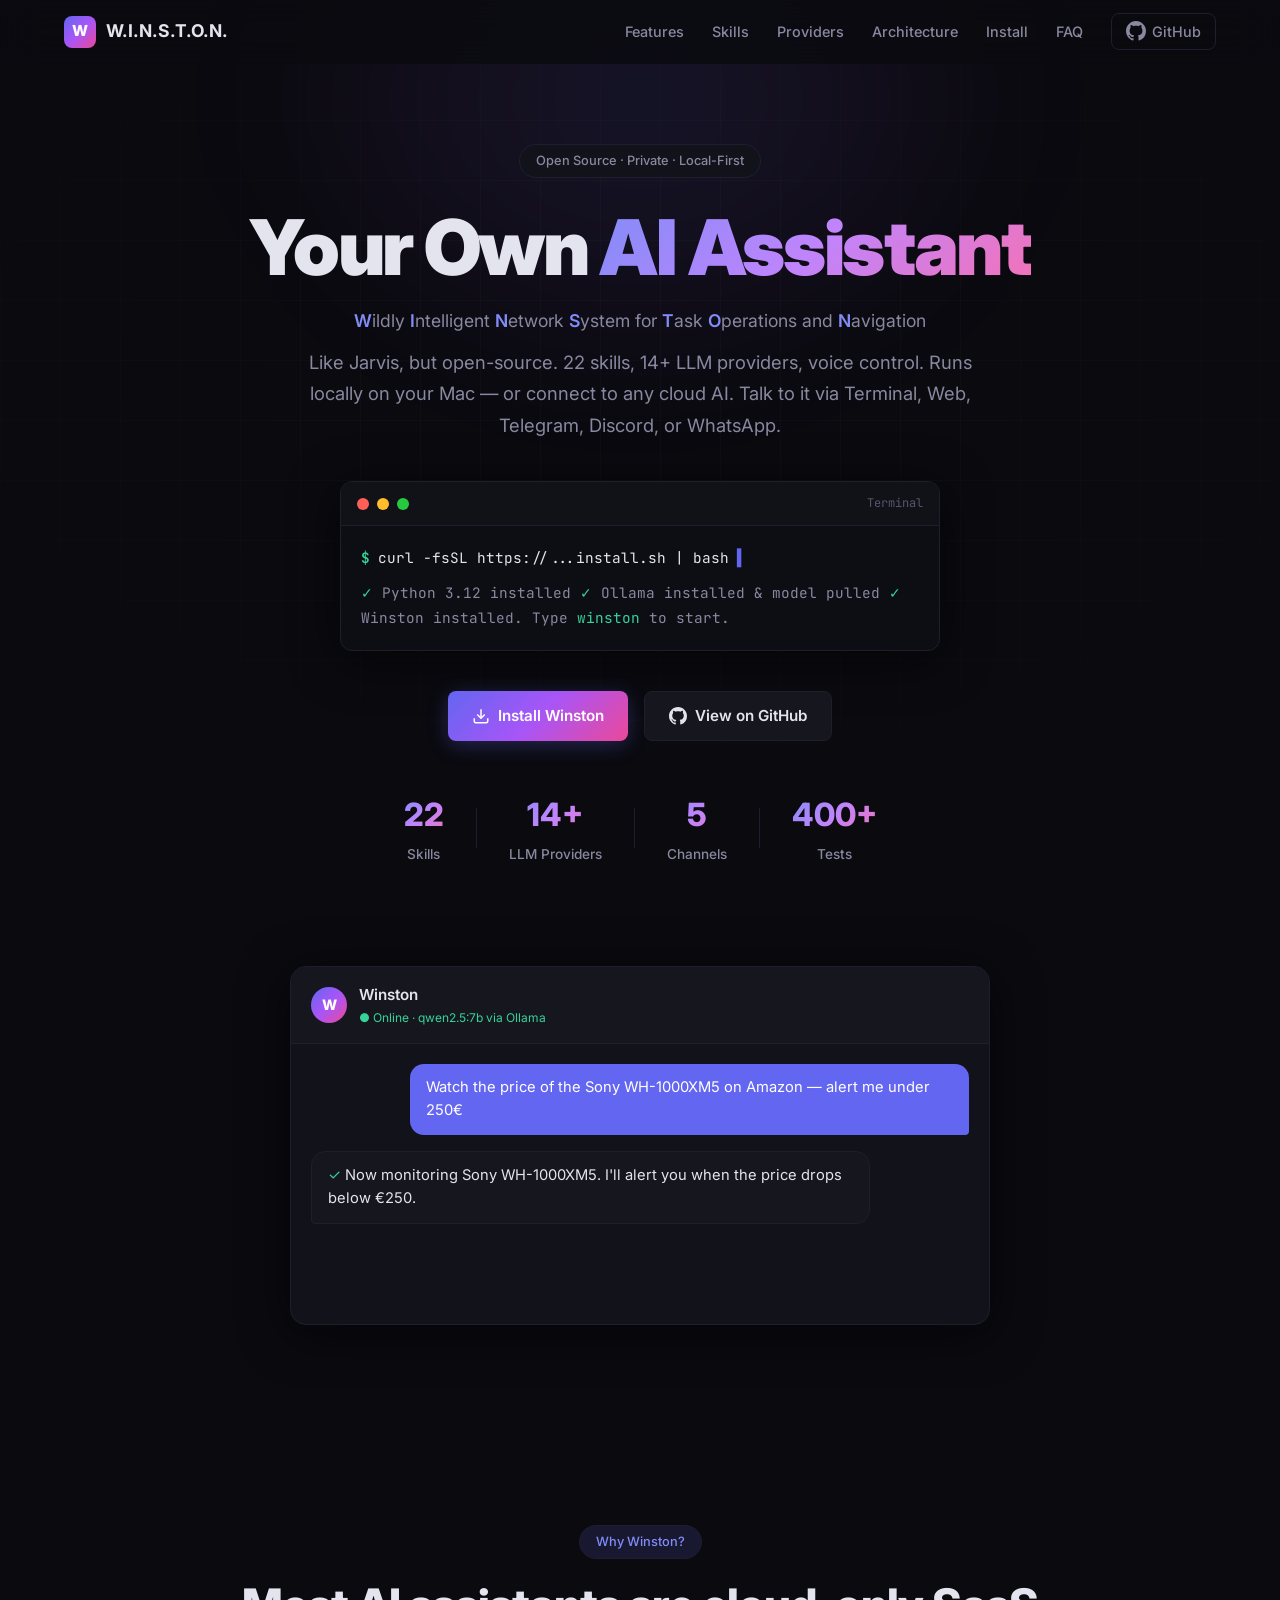
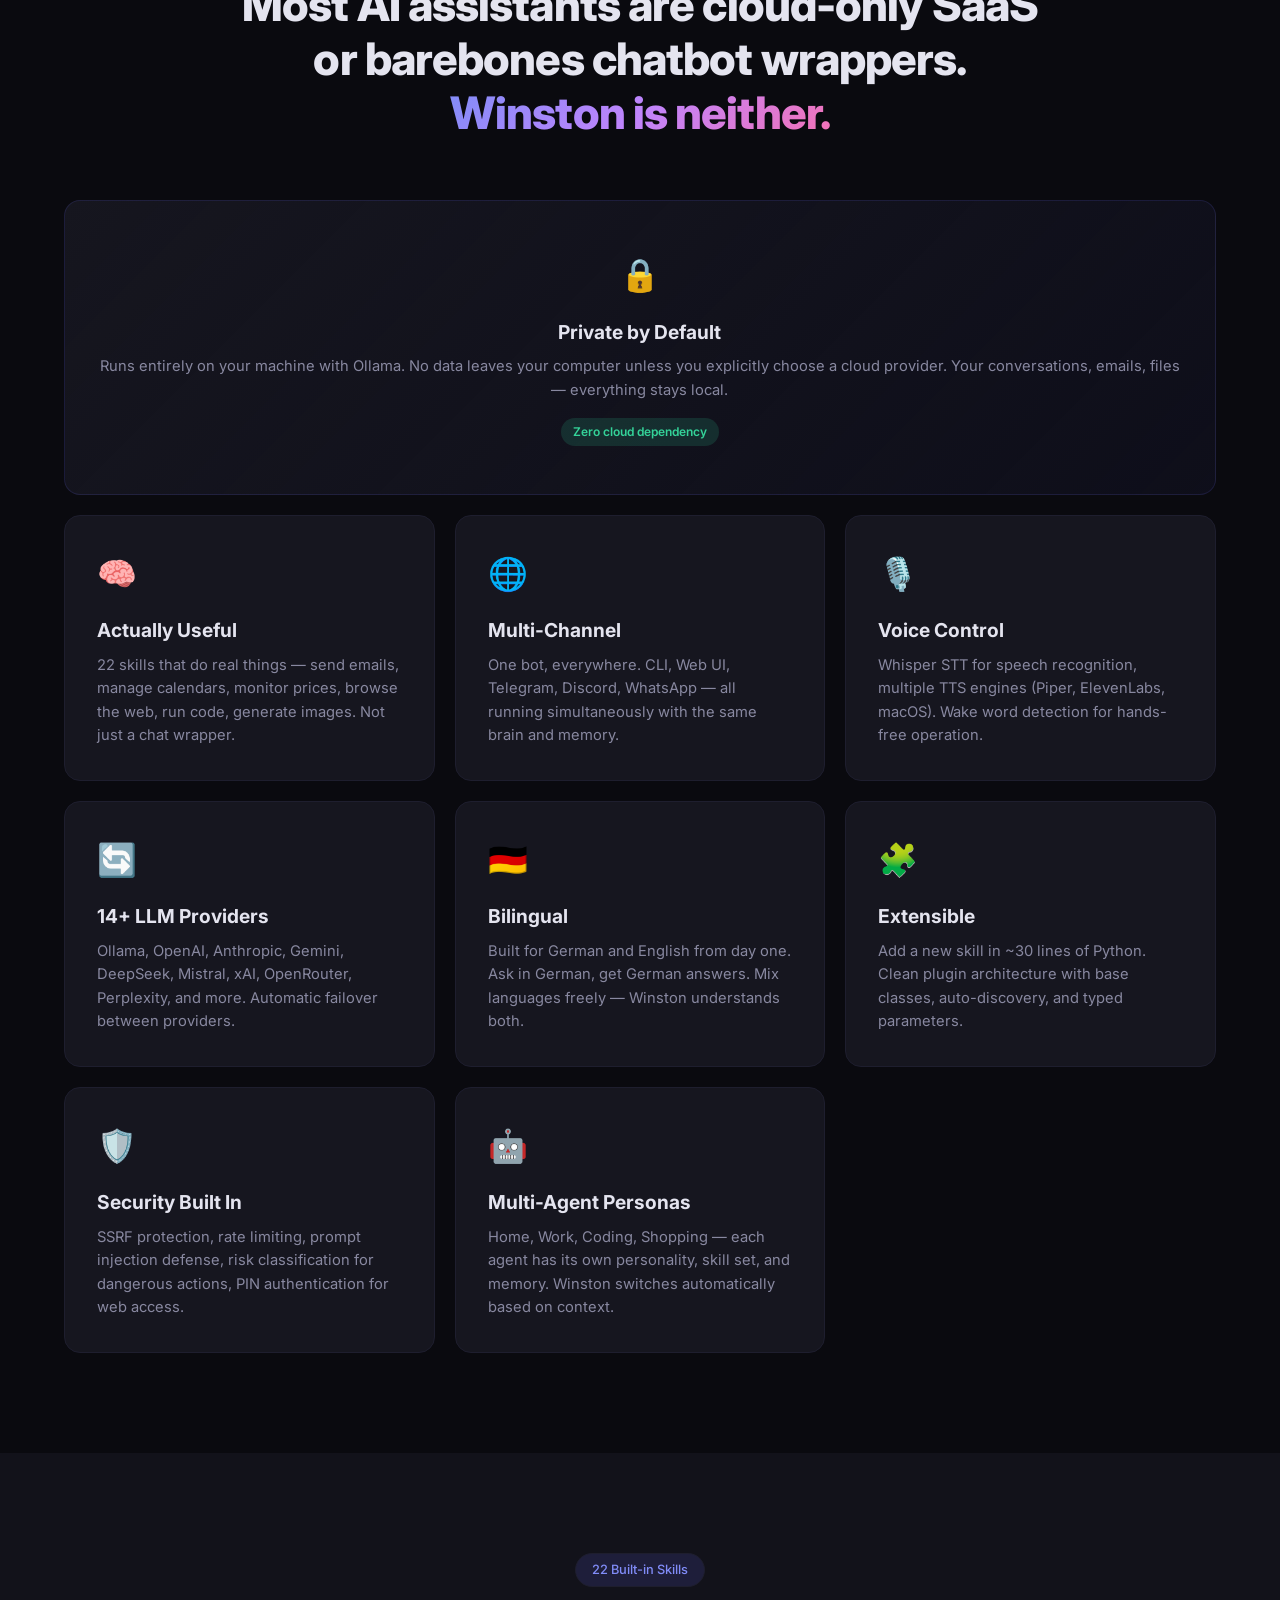
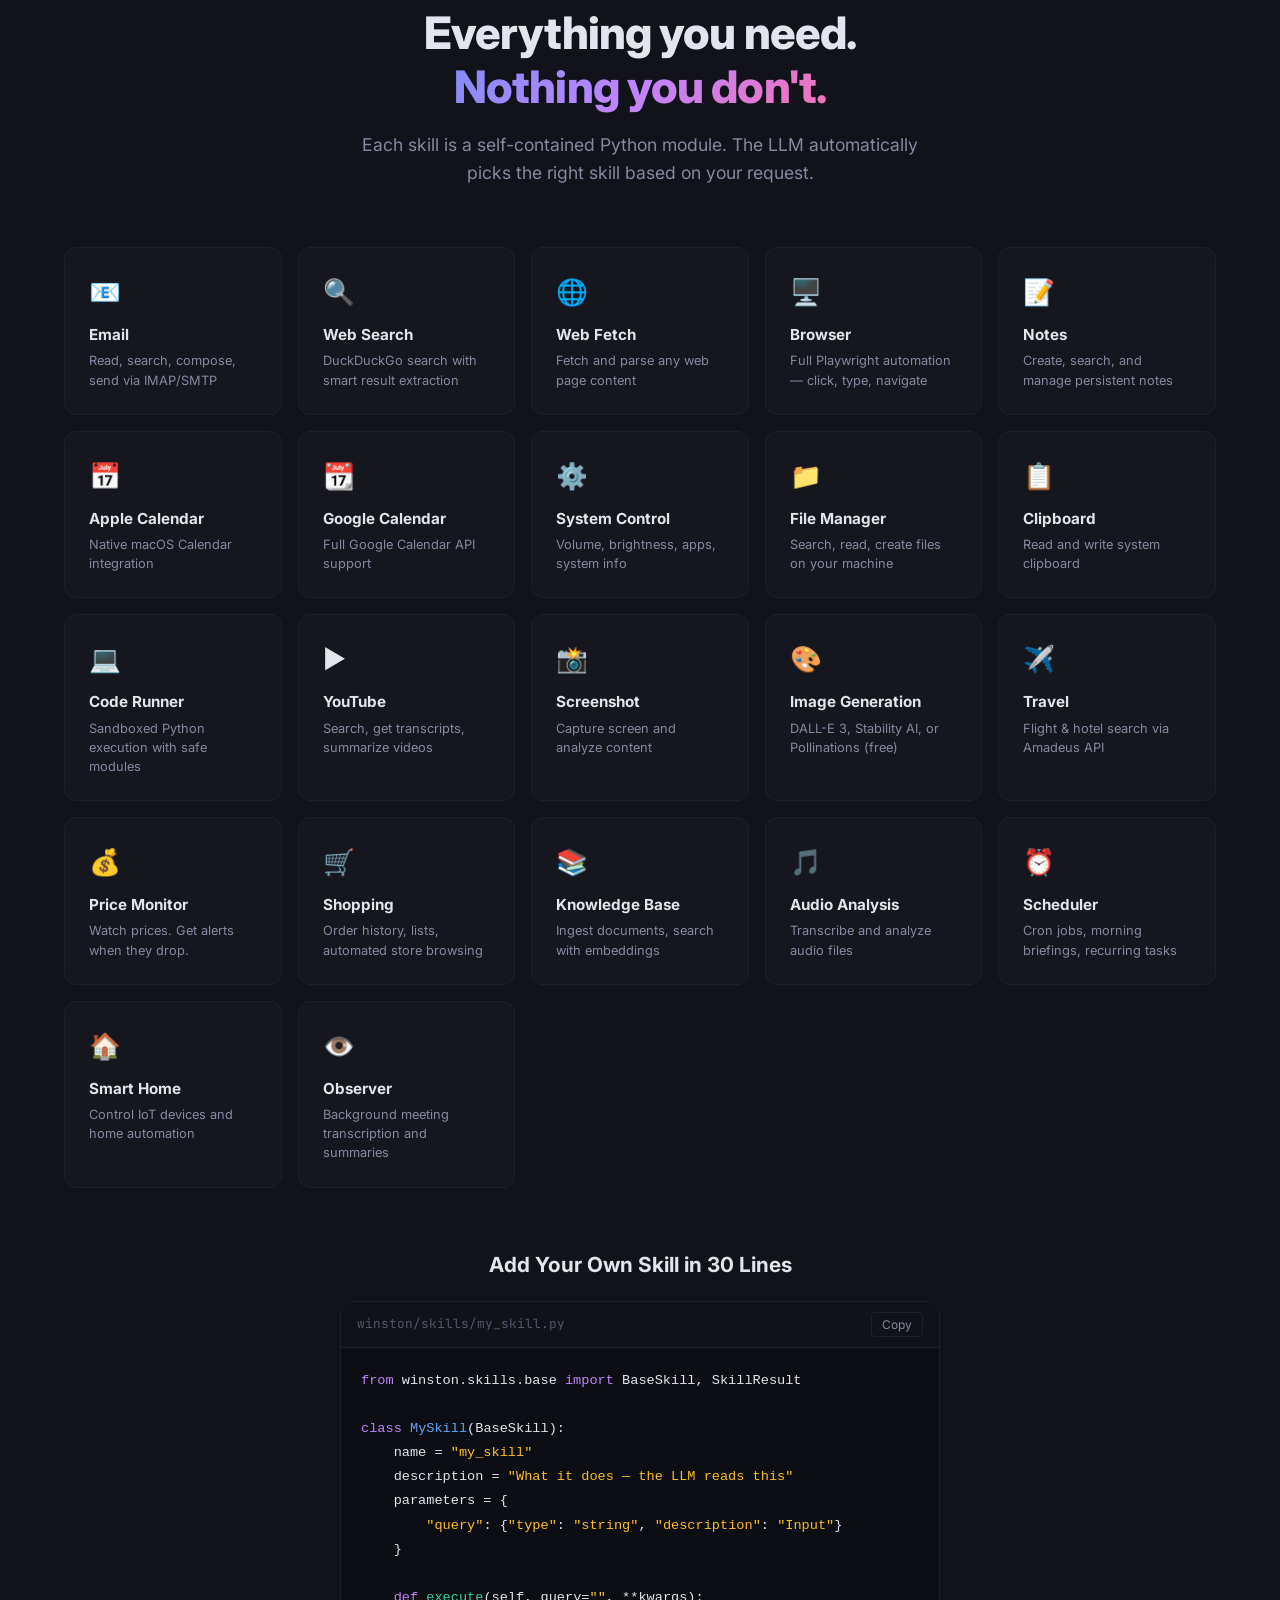
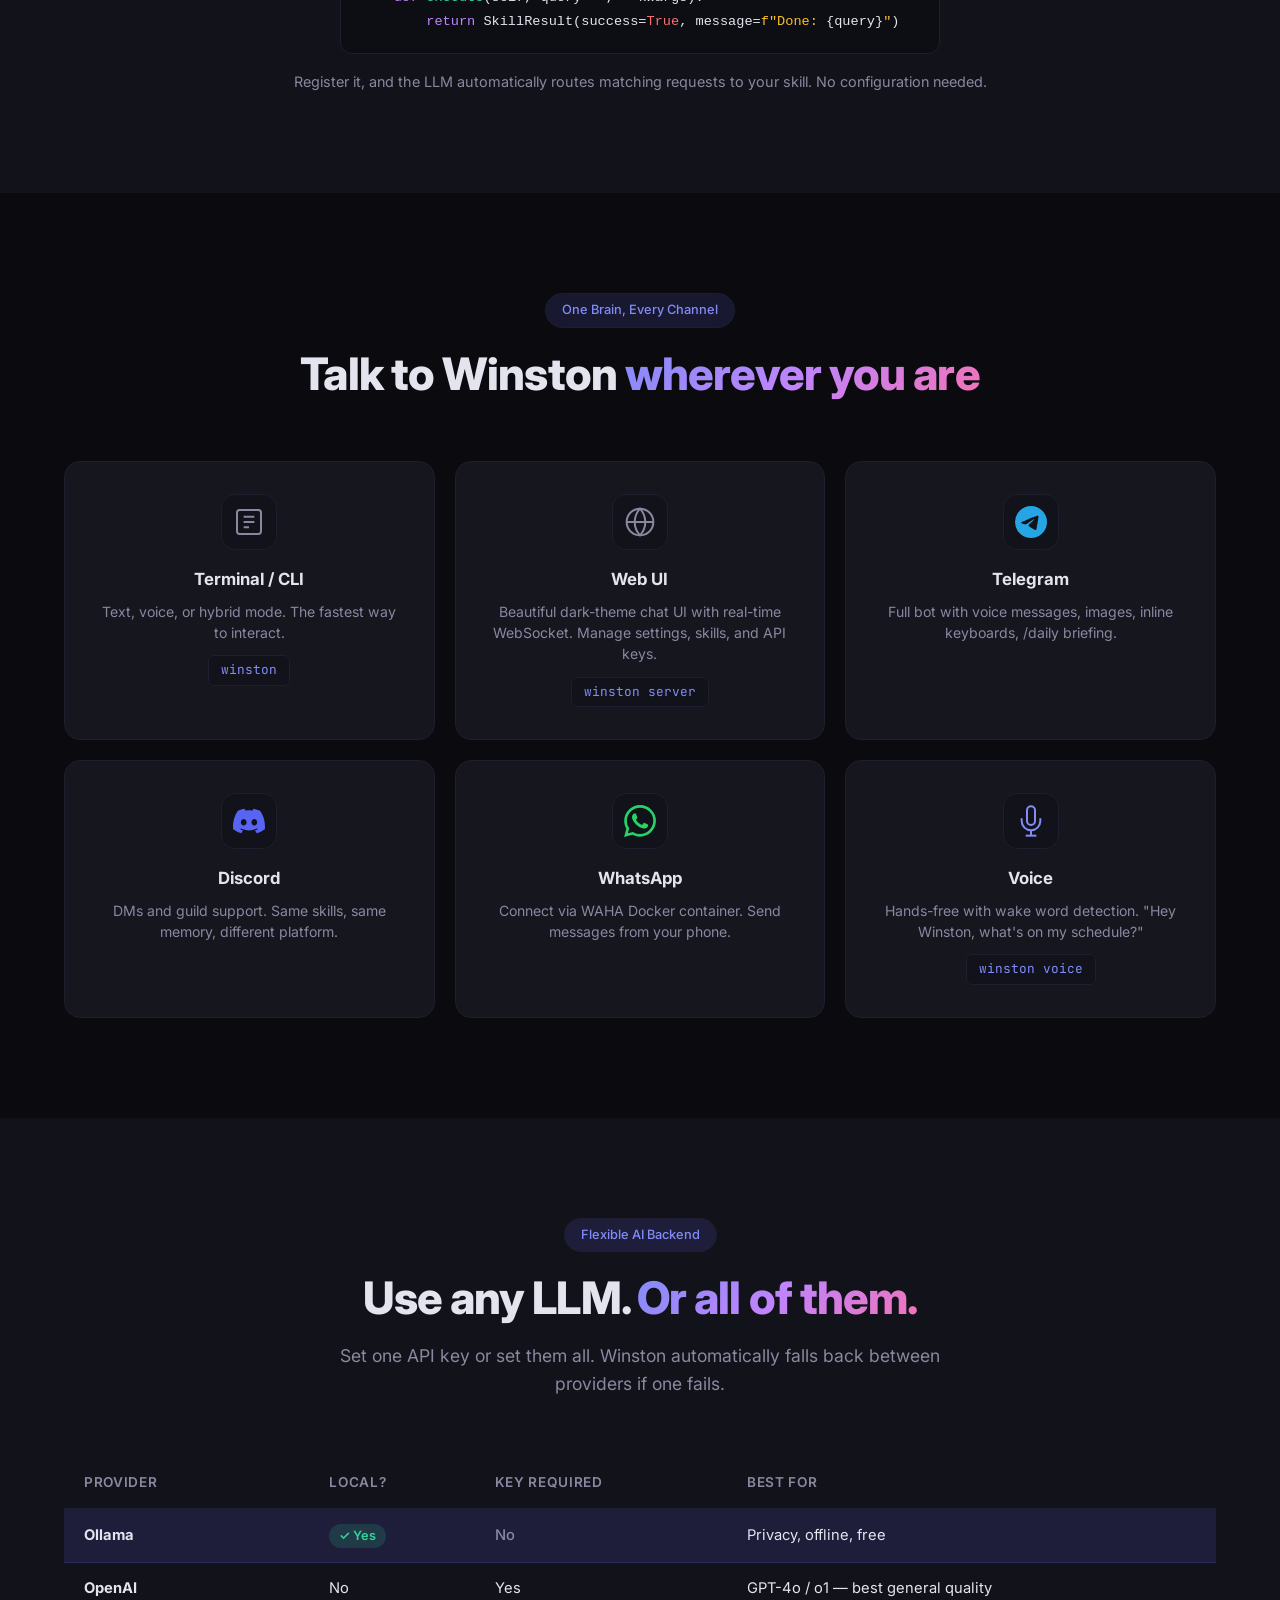
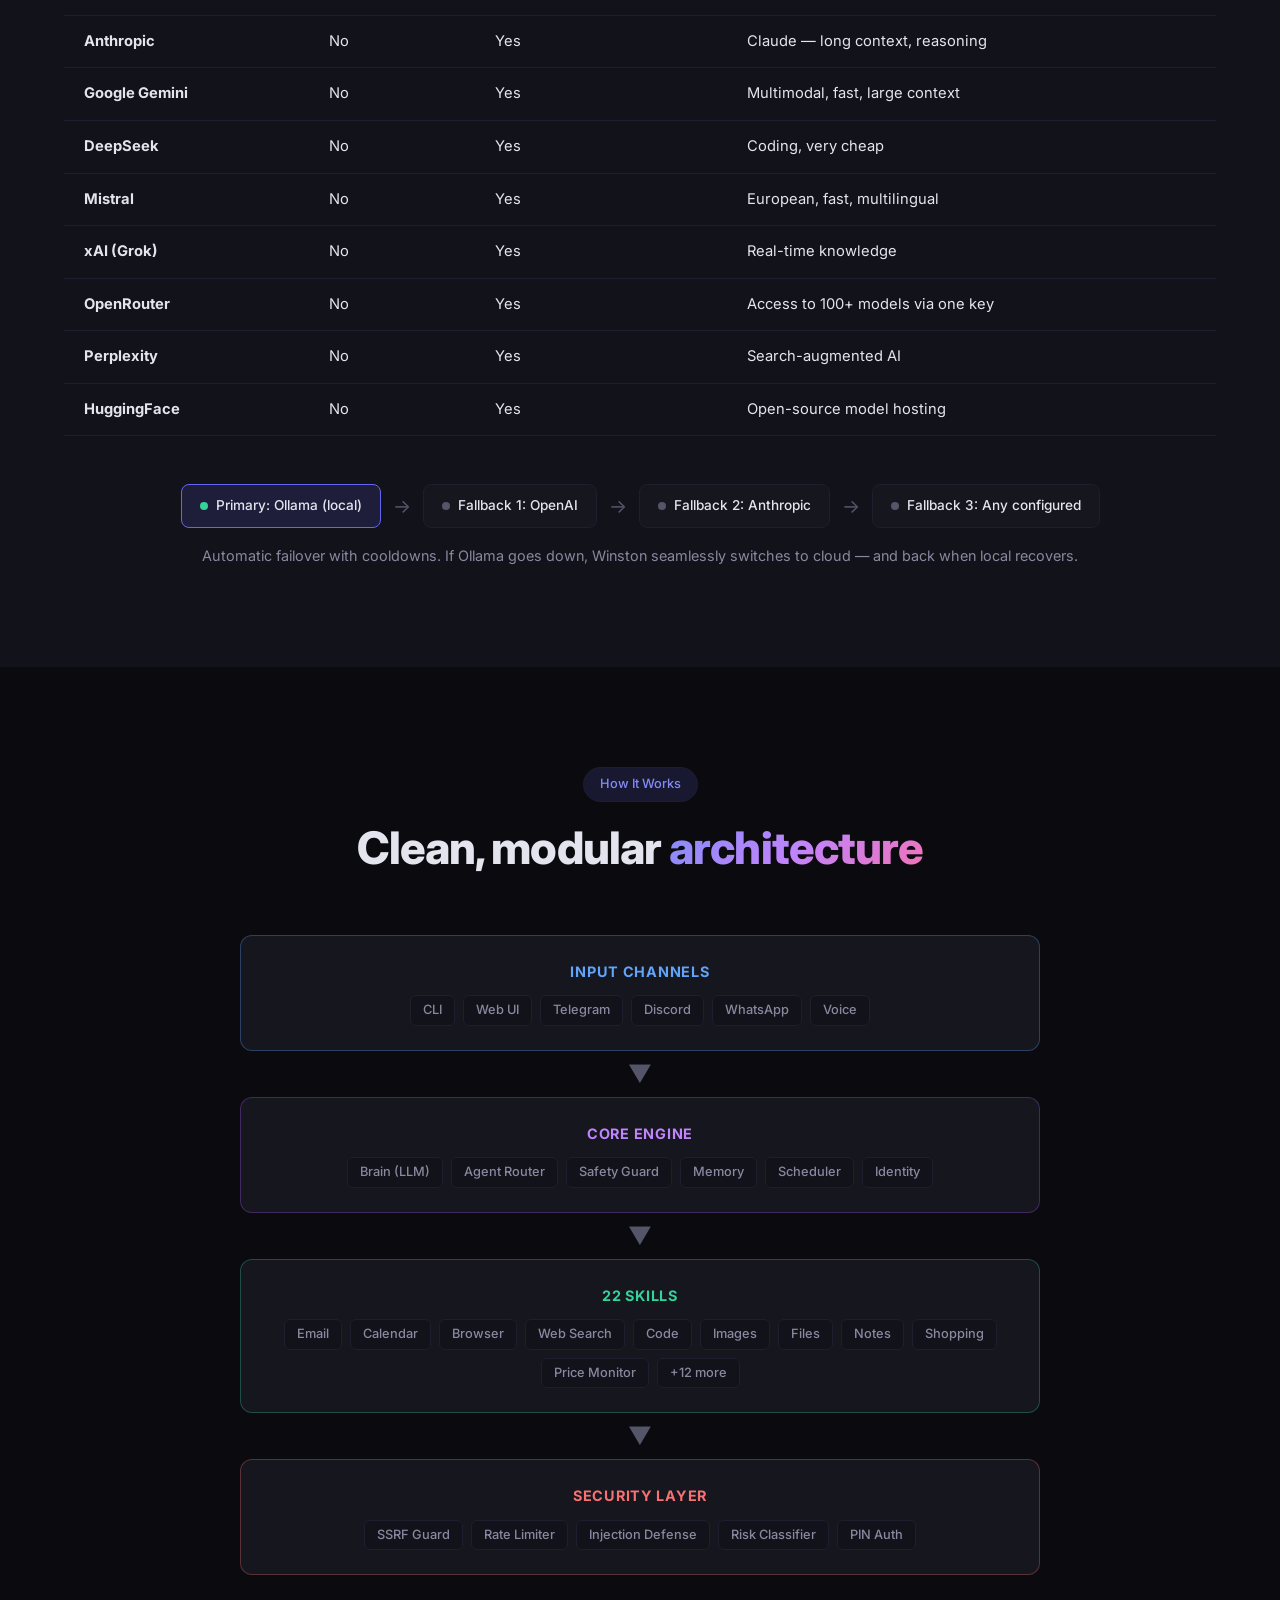
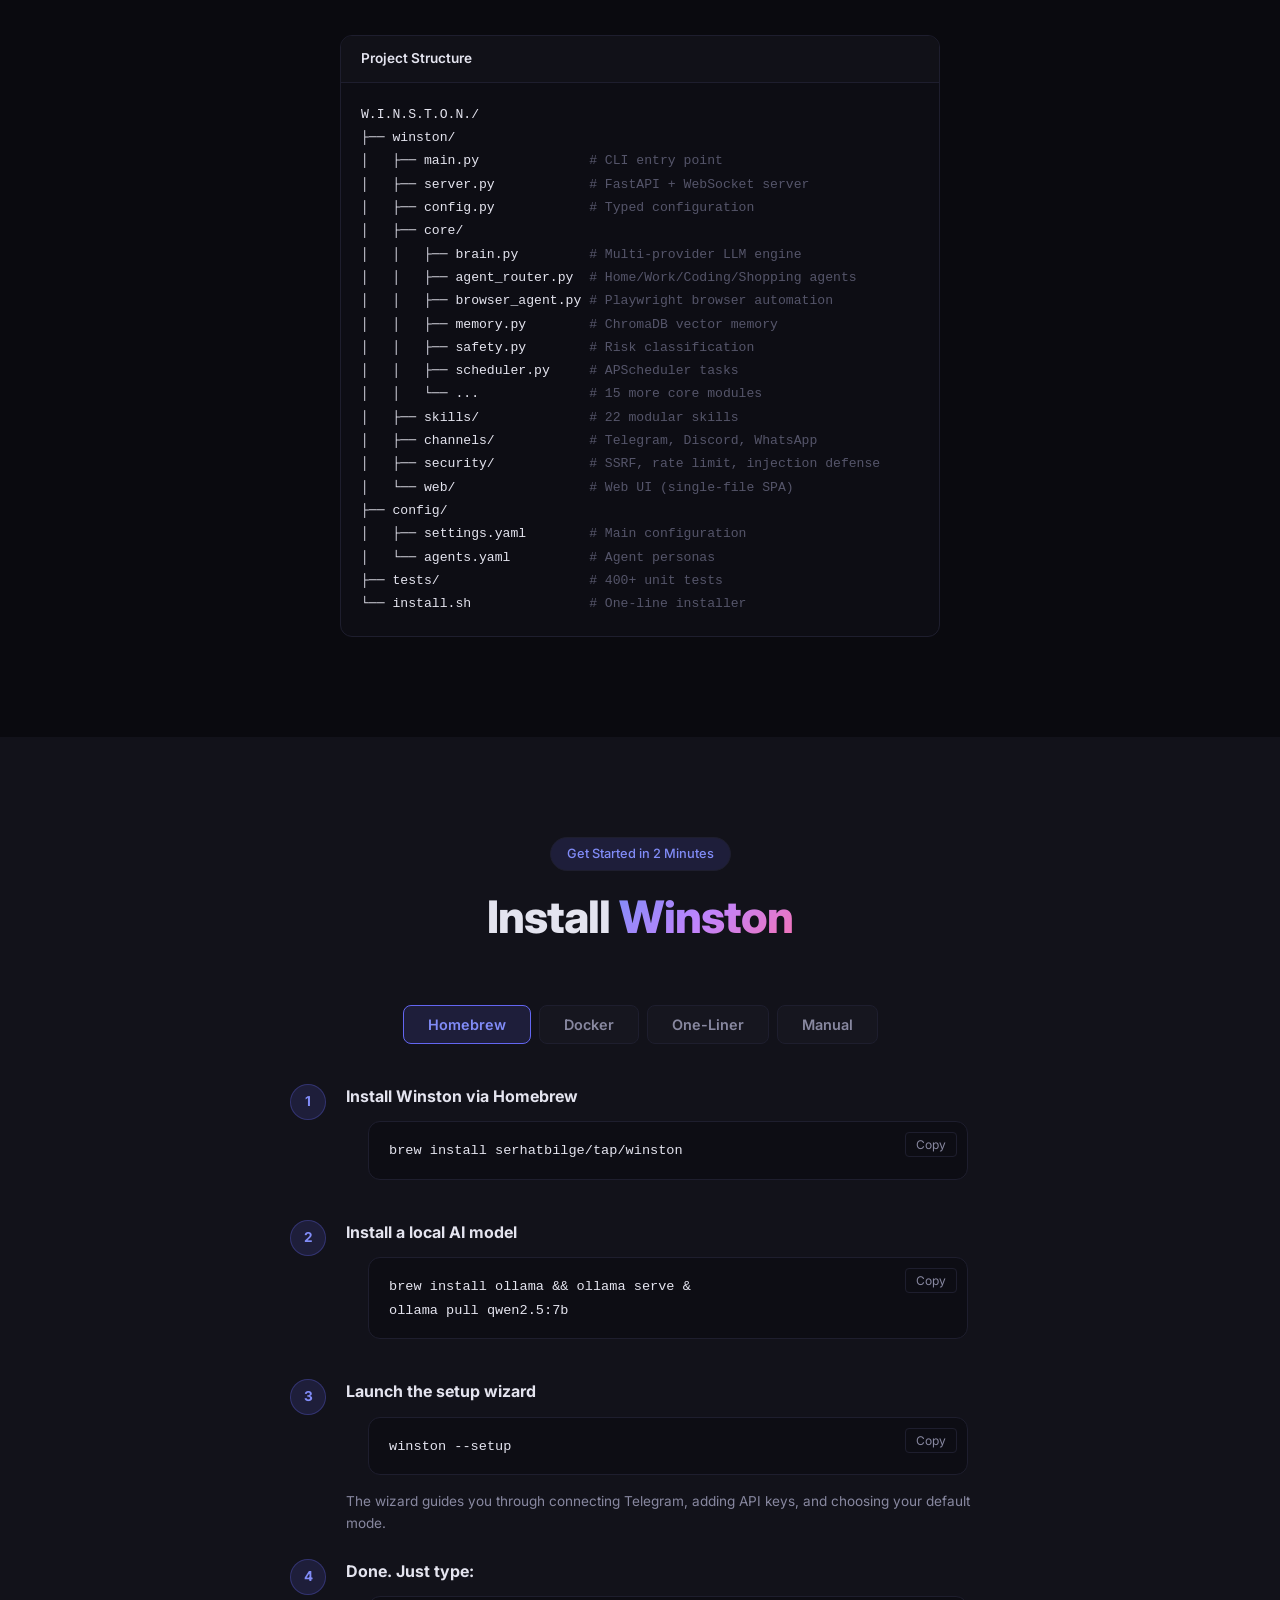
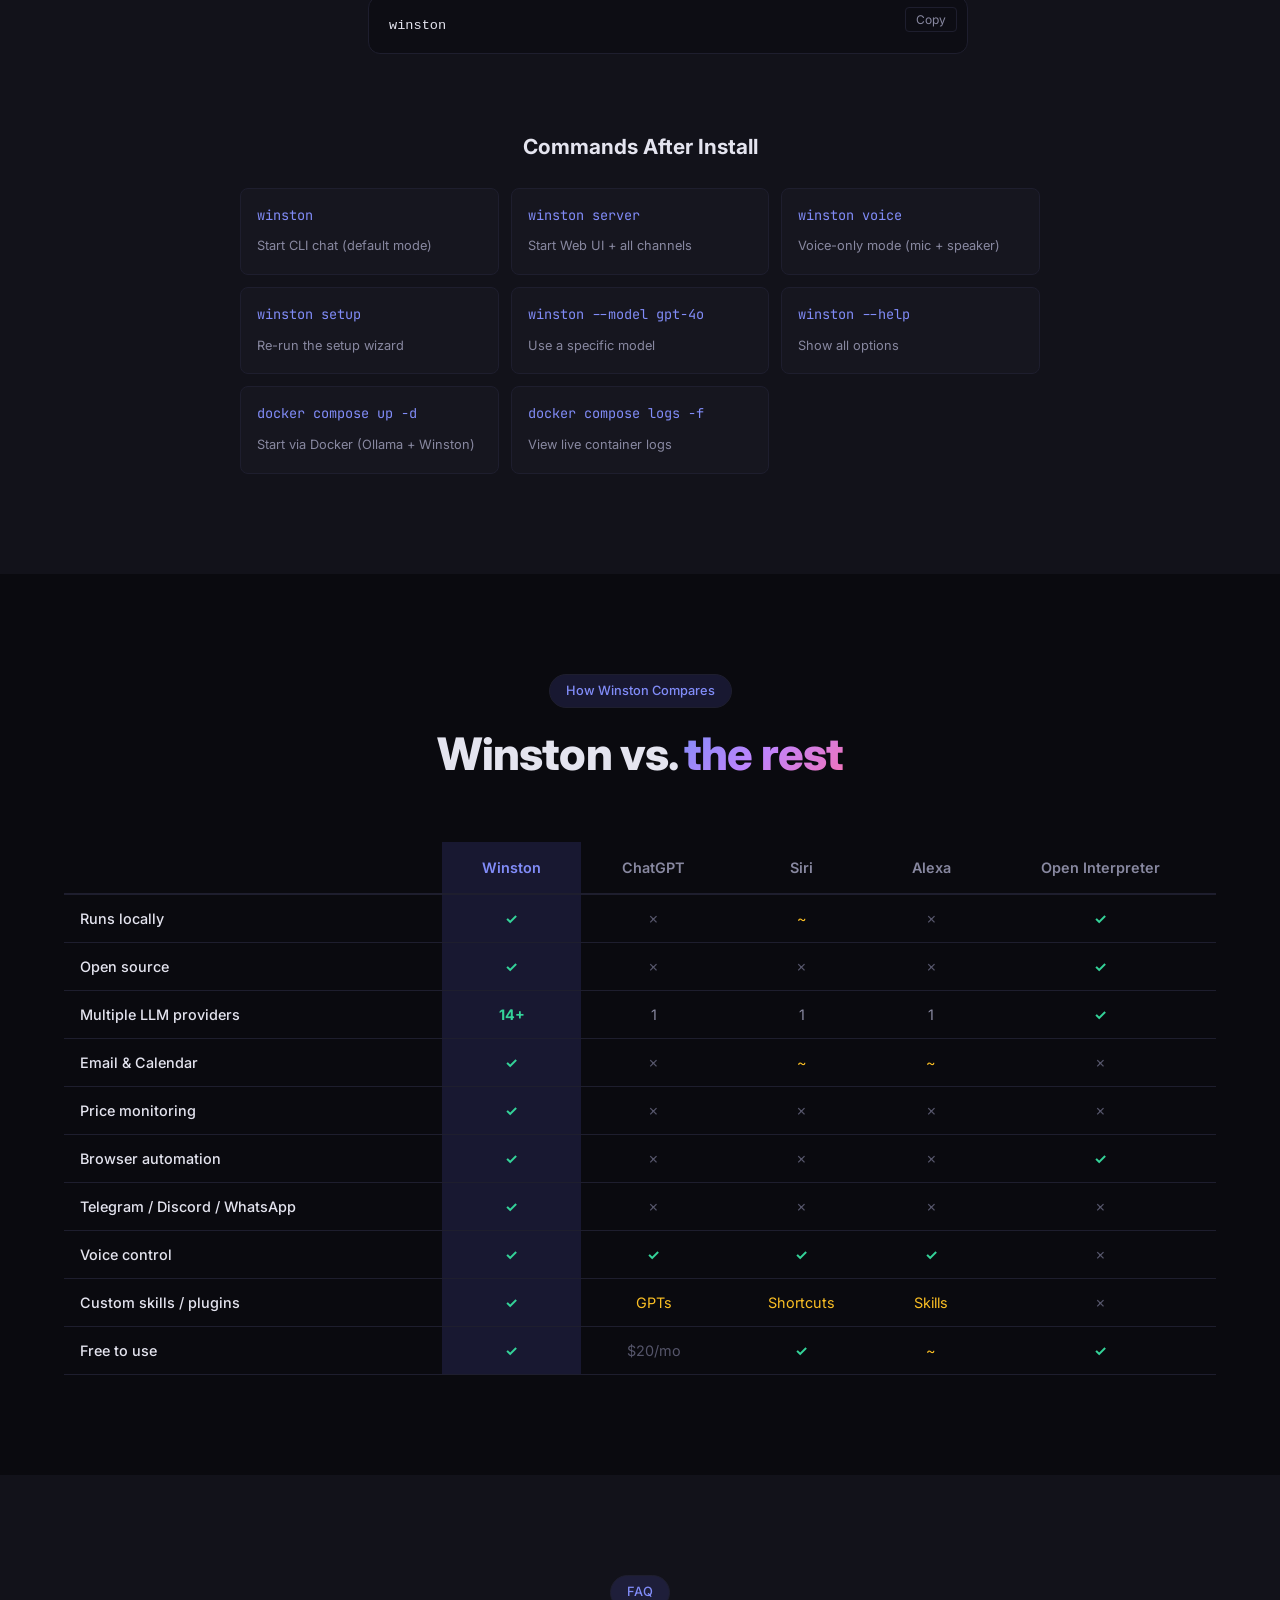
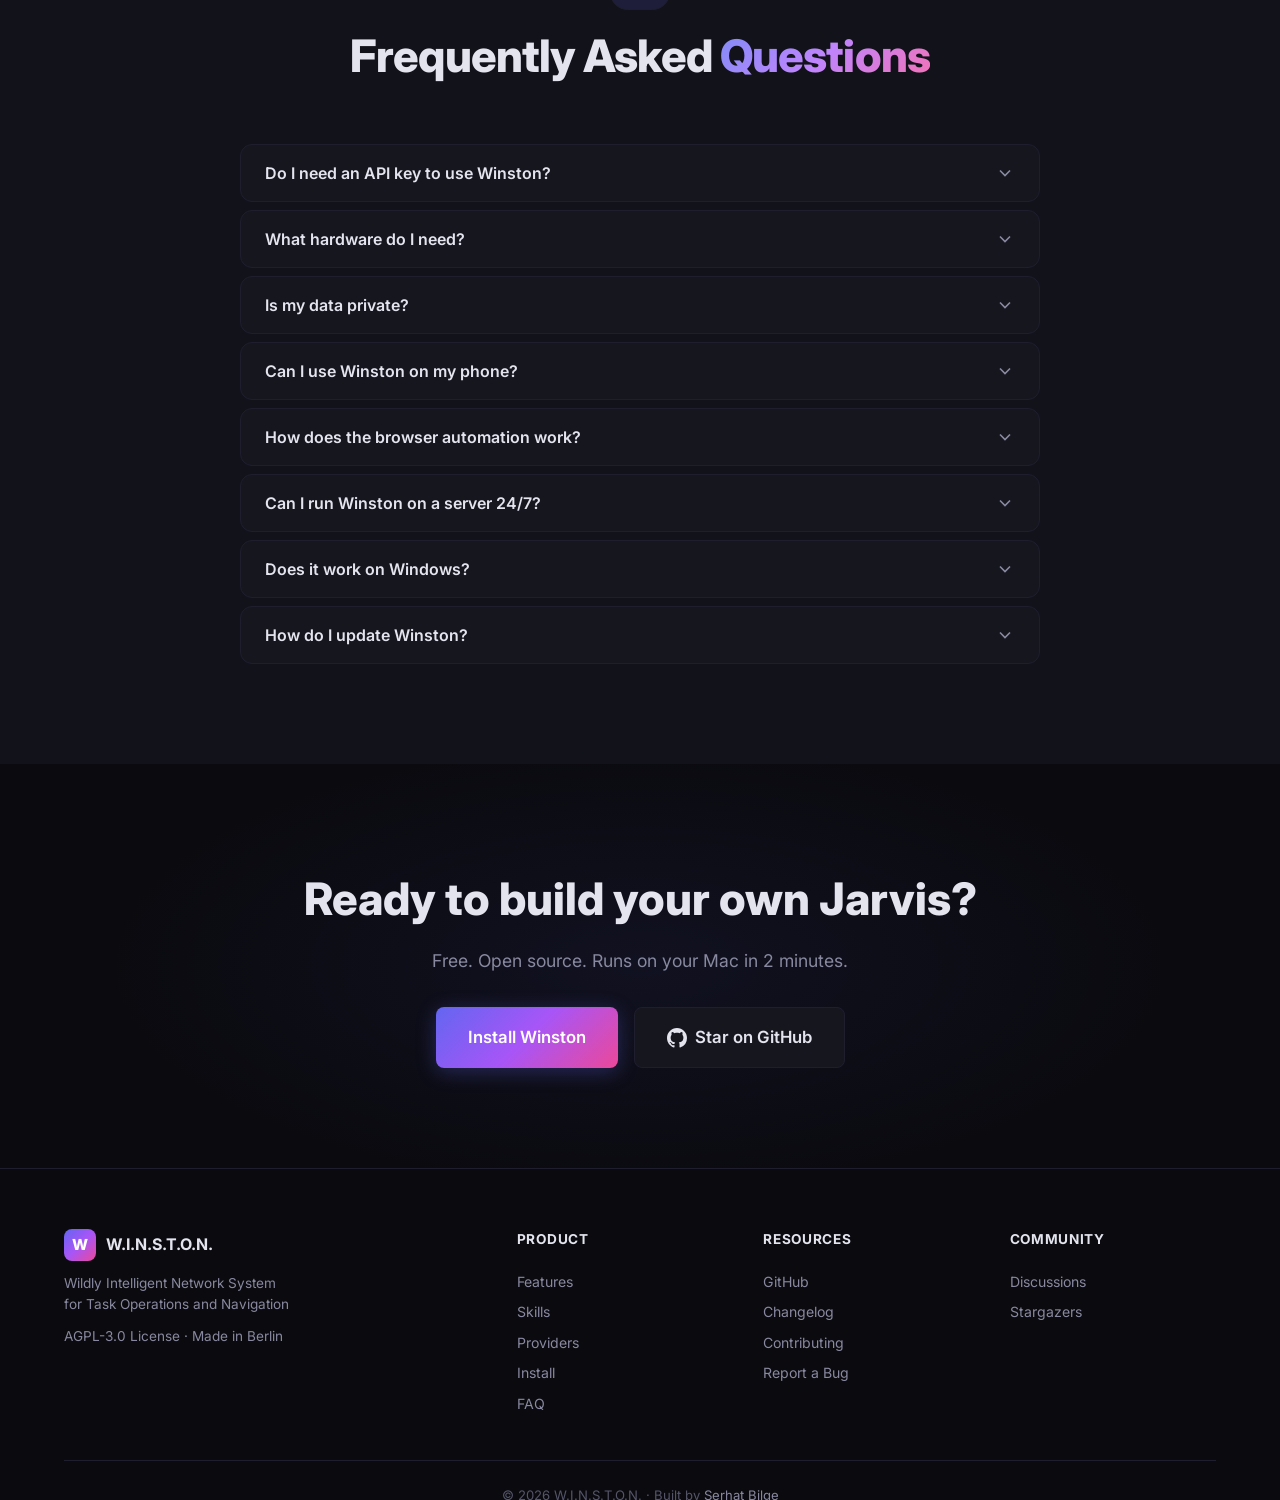
<file: docs/index.html>
<!DOCTYPE html>
<html lang="en">
<head>
  <meta charset="UTF-8">
  <meta name="viewport" content="width=device-width, initial-scale=1.0">
  <title>W.I.N.S.T.O.N. — Your Private AI Assistant</title>
  <meta name="description" content="Open-source AI assistant that runs locally. 22 skills, 14+ LLM providers, voice control. Like Jarvis, but you own it.">
  <meta name="keywords" content="AI assistant, open source, local LLM, Ollama, private AI, voice assistant, Telegram bot, home automation">
  <meta name="author" content="Serhat Bilge">

  <!-- Open Graph -->
  <meta property="og:title" content="W.I.N.S.T.O.N. — Your Private AI Assistant">
  <meta property="og:description" content="Open-source AI assistant with 22 skills, 14+ LLM providers, and full privacy. Runs locally on your Mac or Linux.">
  <meta property="og:type" content="website">
  <meta property="og:url" content="https://serhatbilge.github.io/W.I.N.S.T.O.N..S/">
  <meta property="og:image" content="https://raw.githubusercontent.com/serhatbilge/W.I.N.S.T.O.N..S/main/website/assets/og-image.png">

  <!-- Favicon -->
  <link rel="icon" href="data:image/svg+xml,<svg xmlns='http://www.w3.org/2000/svg' viewBox='0 0 100 100'><text y='.9em' font-size='90'>🤖</text></svg>">

  <!-- Fonts -->
  <link rel="preconnect" href="https://fonts.googleapis.com">
  <link rel="preconnect" href="https://fonts.gstatic.com" crossorigin>
  <link href="https://fonts.googleapis.com/css2?family=Inter:wght@300;400;500;600;700;800;900&family=JetBrains+Mono:wght@400;500;600&display=swap" rel="stylesheet">

  <link rel="stylesheet" href="style.css">
</head>
<body>

  <!-- ═══════════════════════ NAVBAR ═══════════════════════ -->
  <nav class="navbar" id="navbar">
    <div class="nav-container">
      <a href="#" class="nav-logo">
        <span class="logo-icon">W</span>
        <span class="logo-text">W.I.N.S.T.O.N.</span>
      </a>
      <div class="nav-links" id="navLinks">
        <a href="#features">Features</a>
        <a href="#skills">Skills</a>
        <a href="#providers">Providers</a>
        <a href="#architecture">Architecture</a>
        <a href="#install">Install</a>
        <a href="#faq">FAQ</a>
        <a href="https://github.com/serhatbilge/W.I.N.S.T.O.N..S" class="nav-github" target="_blank" rel="noopener noreferrer">
          <svg width="20" height="20" viewBox="0 0 24 24" fill="currentColor"><path d="M12 0C5.37 0 0 5.37 0 12c0 5.31 3.435 9.795 8.205 11.385.6.105.825-.255.825-.57 0-.285-.015-1.23-.015-2.235-3.015.555-3.795-.735-4.035-1.41-.135-.345-.72-1.41-1.23-1.695-.42-.225-1.02-.78-.015-.795.945-.015 1.62.87 1.845 1.23 1.08 1.815 2.805 1.305 3.495.99.105-.78.42-1.305.765-1.605-2.67-.3-5.46-1.335-5.46-5.925 0-1.305.465-2.385 1.23-3.225-.12-.3-.54-1.53.12-3.18 0 0 1.005-.315 3.3 1.23.96-.27 1.98-.405 3-.405s2.04.135 3 .405c2.295-1.56 3.3-1.23 3.3-1.23.66 1.65.24 2.88.12 3.18.765.84 1.23 1.905 1.23 3.225 0 4.605-2.805 5.625-5.475 5.925.435.375.81 1.095.81 2.22 0 1.605-.015 2.895-.015 3.3 0 .315.225.69.825.57A12.02 12.02 0 0024 12c0-6.63-5.37-12-12-12z"/></svg>
          GitHub
        </a>
      </div>
      <button class="nav-toggle" id="navToggle" aria-label="Toggle menu">
        <span></span><span></span><span></span>
      </button>
    </div>
  </nav>

  <!-- ═══════════════════════ HERO ═══════════════════════ -->
  <section class="hero">
    <div class="hero-bg">
      <div class="hero-glow"></div>
      <div class="hero-grid"></div>
    </div>
    <div class="container hero-content">
      <div class="hero-badge">Open Source &middot; Private &middot; Local-First</div>
      <h1 class="hero-title">
        Your Own <span class="gradient-text">AI Assistant</span>
      </h1>
      <p class="hero-subtitle">
        <strong>W</strong>ildly <strong>I</strong>ntelligent <strong>N</strong>etwork <strong>S</strong>ystem for <strong>T</strong>ask <strong>O</strong>perations and <strong>N</strong>avigation
      </p>
      <p class="hero-desc">
        Like Jarvis, but open-source. 22 skills, 14+ LLM providers, voice control.
        Runs locally on your Mac — or connect to any cloud AI. Talk to it via Terminal, Web, Telegram, Discord, or WhatsApp.
      </p>

      <div class="hero-terminal">
        <div class="terminal-header">
          <span class="terminal-dot red"></span>
          <span class="terminal-dot yellow"></span>
          <span class="terminal-dot green"></span>
          <span class="terminal-title">Terminal</span>
        </div>
        <div class="terminal-body">
          <div class="terminal-line">
            <span class="terminal-prompt">$</span>
            <span class="terminal-cmd" id="typingCmd"></span>
            <span class="terminal-cursor">▌</span>
          </div>
          <div class="terminal-output" id="terminalOutput"></div>
        </div>
      </div>

      <div class="hero-actions">
        <a href="#install" class="btn btn-primary">
          <svg width="18" height="18" viewBox="0 0 24 24" fill="none" stroke="currentColor" stroke-width="2"><path d="M21 15v4a2 2 0 01-2 2H5a2 2 0 01-2-2v-4"/><polyline points="7 10 12 15 17 10"/><line x1="12" y1="15" x2="12" y2="3"/></svg>
          Install Winston
        </a>
        <a href="https://github.com/serhatbilge/W.I.N.S.T.O.N..S" class="btn btn-secondary" target="_blank" rel="noopener noreferrer">
          <svg width="18" height="18" viewBox="0 0 24 24" fill="currentColor"><path d="M12 0C5.37 0 0 5.37 0 12c0 5.31 3.435 9.795 8.205 11.385.6.105.825-.255.825-.57 0-.285-.015-1.23-.015-2.235-3.015.555-3.795-.735-4.035-1.41-.135-.345-.72-1.41-1.23-1.695-.42-.225-1.02-.78-.015-.795.945-.015 1.62.87 1.845 1.23 1.08 1.815 2.805 1.305 3.495.99.105-.78.42-1.305.765-1.605-2.67-.3-5.46-1.335-5.46-5.925 0-1.305.465-2.385 1.23-3.225-.12-.3-.54-1.53.12-3.18 0 0 1.005-.315 3.3 1.23.96-.27 1.98-.405 3-.405s2.04.135 3 .405c2.295-1.56 3.3-1.23 3.3-1.23.66 1.65.24 2.88.12 3.18.765.84 1.23 1.905 1.23 3.225 0 4.605-2.805 5.625-5.475 5.925.435.375.81 1.095.81 2.22 0 1.605-.015 2.895-.015 3.3 0 .315.225.69.825.57A12.02 12.02 0 0024 12c0-6.63-5.37-12-12-12z"/></svg>
          View on GitHub
        </a>
      </div>

      <div class="hero-stats">
        <div class="stat">
          <span class="stat-value">22</span>
          <span class="stat-label">Skills</span>
        </div>
        <div class="stat-divider"></div>
        <div class="stat">
          <span class="stat-value">14+</span>
          <span class="stat-label">LLM Providers</span>
        </div>
        <div class="stat-divider"></div>
        <div class="stat">
          <span class="stat-value">5</span>
          <span class="stat-label">Channels</span>
        </div>
        <div class="stat-divider"></div>
        <div class="stat">
          <span class="stat-value">400+</span>
          <span class="stat-label">Tests</span>
        </div>
      </div>
    </div>
  </section>

  <!-- ═══════════════════════ DEMO CONVERSATION ═══════════════════════ -->
  <section class="demo-section">
    <div class="container">
      <div class="demo-chat">
        <div class="demo-chat-header">
          <div class="demo-avatar">W</div>
          <div>
            <div class="demo-chat-name">Winston</div>
            <div class="demo-chat-status">● Online &middot; qwen2.5:7b via Ollama</div>
          </div>
        </div>
        <div class="demo-messages" id="demoMessages">
          <!-- Filled by JS -->
        </div>
      </div>
    </div>
  </section>

  <!-- ═══════════════════════ FEATURES ═══════════════════════ -->
  <section class="features" id="features">
    <div class="container">
      <div class="section-header">
        <span class="section-badge">Why Winston?</span>
        <h2>Most AI assistants are cloud-only SaaS<br>or barebones chatbot wrappers.<br><span class="gradient-text">Winston is neither.</span></h2>
      </div>

      <div class="features-grid">
        <div class="feature-card feature-card-large">
          <div class="feature-icon">🔒</div>
          <h3>Private by Default</h3>
          <p>Runs entirely on your machine with Ollama. No data leaves your computer unless you explicitly choose a cloud provider. Your conversations, emails, files — everything stays local.</p>
          <div class="feature-tag">Zero cloud dependency</div>
        </div>

        <div class="feature-card">
          <div class="feature-icon">🧠</div>
          <h3>Actually Useful</h3>
          <p>22 skills that do real things — send emails, manage calendars, monitor prices, browse the web, run code, generate images. Not just a chat wrapper.</p>
        </div>

        <div class="feature-card">
          <div class="feature-icon">🌐</div>
          <h3>Multi-Channel</h3>
          <p>One bot, everywhere. CLI, Web UI, Telegram, Discord, WhatsApp — all running simultaneously with the same brain and memory.</p>
        </div>

        <div class="feature-card">
          <div class="feature-icon">🎙️</div>
          <h3>Voice Control</h3>
          <p>Whisper STT for speech recognition, multiple TTS engines (Piper, ElevenLabs, macOS). Wake word detection for hands-free operation.</p>
        </div>

        <div class="feature-card">
          <div class="feature-icon">🔄</div>
          <h3>14+ LLM Providers</h3>
          <p>Ollama, OpenAI, Anthropic, Gemini, DeepSeek, Mistral, xAI, OpenRouter, Perplexity, and more. Automatic failover between providers.</p>
        </div>

        <div class="feature-card">
          <div class="feature-icon">🇩🇪</div>
          <h3>Bilingual</h3>
          <p>Built for German and English from day one. Ask in German, get German answers. Mix languages freely — Winston understands both.</p>
        </div>

        <div class="feature-card">
          <div class="feature-icon">🧩</div>
          <h3>Extensible</h3>
          <p>Add a new skill in ~30 lines of Python. Clean plugin architecture with base classes, auto-discovery, and typed parameters.</p>
        </div>

        <div class="feature-card">
          <div class="feature-icon">🛡️</div>
          <h3>Security Built In</h3>
          <p>SSRF protection, rate limiting, prompt injection defense, risk classification for dangerous actions, PIN authentication for web access.</p>
        </div>

        <div class="feature-card">
          <div class="feature-icon">🤖</div>
          <h3>Multi-Agent Personas</h3>
          <p>Home, Work, Coding, Shopping — each agent has its own personality, skill set, and memory. Winston switches automatically based on context.</p>
        </div>
      </div>
    </div>
  </section>

  <!-- ═══════════════════════ SKILLS ═══════════════════════ -->
  <section class="skills-section" id="skills">
    <div class="container">
      <div class="section-header">
        <span class="section-badge">22 Built-in Skills</span>
        <h2>Everything you need.<br><span class="gradient-text">Nothing you don't.</span></h2>
        <p class="section-desc">Each skill is a self-contained Python module. The LLM automatically picks the right skill based on your request.</p>
      </div>

      <div class="skills-grid">
        <div class="skill-card" data-category="communication">
          <div class="skill-icon">📧</div>
          <h4>Email</h4>
          <p>Read, search, compose, send via IMAP/SMTP</p>
        </div>
        <div class="skill-card" data-category="web">
          <div class="skill-icon">🔍</div>
          <h4>Web Search</h4>
          <p>DuckDuckGo search with smart result extraction</p>
        </div>
        <div class="skill-card" data-category="web">
          <div class="skill-icon">🌐</div>
          <h4>Web Fetch</h4>
          <p>Fetch and parse any web page content</p>
        </div>
        <div class="skill-card" data-category="web">
          <div class="skill-icon">🖥️</div>
          <h4>Browser</h4>
          <p>Full Playwright automation — click, type, navigate</p>
        </div>
        <div class="skill-card" data-category="productivity">
          <div class="skill-icon">📝</div>
          <h4>Notes</h4>
          <p>Create, search, and manage persistent notes</p>
        </div>
        <div class="skill-card" data-category="productivity">
          <div class="skill-icon">📅</div>
          <h4>Apple Calendar</h4>
          <p>Native macOS Calendar integration</p>
        </div>
        <div class="skill-card" data-category="productivity">
          <div class="skill-icon">📆</div>
          <h4>Google Calendar</h4>
          <p>Full Google Calendar API support</p>
        </div>
        <div class="skill-card" data-category="system">
          <div class="skill-icon">⚙️</div>
          <h4>System Control</h4>
          <p>Volume, brightness, apps, system info</p>
        </div>
        <div class="skill-card" data-category="system">
          <div class="skill-icon">📁</div>
          <h4>File Manager</h4>
          <p>Search, read, create files on your machine</p>
        </div>
        <div class="skill-card" data-category="system">
          <div class="skill-icon">📋</div>
          <h4>Clipboard</h4>
          <p>Read and write system clipboard</p>
        </div>
        <div class="skill-card" data-category="dev">
          <div class="skill-icon">💻</div>
          <h4>Code Runner</h4>
          <p>Sandboxed Python execution with safe modules</p>
        </div>
        <div class="skill-card" data-category="media">
          <div class="skill-icon">▶️</div>
          <h4>YouTube</h4>
          <p>Search, get transcripts, summarize videos</p>
        </div>
        <div class="skill-card" data-category="system">
          <div class="skill-icon">📸</div>
          <h4>Screenshot</h4>
          <p>Capture screen and analyze content</p>
        </div>
        <div class="skill-card" data-category="media">
          <div class="skill-icon">🎨</div>
          <h4>Image Generation</h4>
          <p>DALL-E 3, Stability AI, or Pollinations (free)</p>
        </div>
        <div class="skill-card" data-category="web">
          <div class="skill-icon">✈️</div>
          <h4>Travel</h4>
          <p>Flight &amp; hotel search via Amadeus API</p>
        </div>
        <div class="skill-card" data-category="web">
          <div class="skill-icon">💰</div>
          <h4>Price Monitor</h4>
          <p>Watch prices. Get alerts when they drop.</p>
        </div>
        <div class="skill-card" data-category="web">
          <div class="skill-icon">🛒</div>
          <h4>Shopping</h4>
          <p>Order history, lists, automated store browsing</p>
        </div>
        <div class="skill-card" data-category="productivity">
          <div class="skill-icon">📚</div>
          <h4>Knowledge Base</h4>
          <p>Ingest documents, search with embeddings</p>
        </div>
        <div class="skill-card" data-category="media">
          <div class="skill-icon">🎵</div>
          <h4>Audio Analysis</h4>
          <p>Transcribe and analyze audio files</p>
        </div>
        <div class="skill-card" data-category="productivity">
          <div class="skill-icon">⏰</div>
          <h4>Scheduler</h4>
          <p>Cron jobs, morning briefings, recurring tasks</p>
        </div>
        <div class="skill-card" data-category="system">
          <div class="skill-icon">🏠</div>
          <h4>Smart Home</h4>
          <p>Control IoT devices and home automation</p>
        </div>
        <div class="skill-card" data-category="media">
          <div class="skill-icon">👁️</div>
          <h4>Observer</h4>
          <p>Background meeting transcription and summaries</p>
        </div>
      </div>

      <div class="skills-custom">
        <h3>Add Your Own Skill in 30 Lines</h3>
        <div class="code-block">
          <div class="code-header">
            <span>winston/skills/my_skill.py</span>
            <button class="copy-btn" onclick="copyCode(this)">Copy</button>
          </div>
          <pre><code><span class="kw">from</span> winston.skills.base <span class="kw">import</span> BaseSkill, SkillResult

<span class="kw">class</span> <span class="cls">MySkill</span>(BaseSkill):
    name = <span class="str">"my_skill"</span>
    description = <span class="str">"What it does — the LLM reads this"</span>
    parameters = {
        <span class="str">"query"</span>: {<span class="str">"type"</span>: <span class="str">"string"</span>, <span class="str">"description"</span>: <span class="str">"Input"</span>}
    }

    <span class="kw">def</span> <span class="fn">execute</span>(self, query=<span class="str">""</span>, **kwargs):
        <span class="kw">return</span> SkillResult(success=<span class="val">True</span>, message=<span class="str">f"Done: </span>{query}<span class="str">"</span>)</code></pre>
        </div>
        <p class="skills-custom-note">Register it, and the LLM automatically routes matching requests to your skill. No configuration needed.</p>
      </div>
    </div>
  </section>

  <!-- ═══════════════════════ CHANNELS ═══════════════════════ -->
  <section class="channels-section">
    <div class="container">
      <div class="section-header">
        <span class="section-badge">One Brain, Every Channel</span>
        <h2>Talk to Winston <span class="gradient-text">wherever you are</span></h2>
      </div>

      <div class="channels-grid">
        <div class="channel-card">
          <div class="channel-icon">
            <svg width="32" height="32" viewBox="0 0 24 24" fill="none" stroke="currentColor" stroke-width="1.5"><rect x="3" y="3" width="18" height="18" rx="2"/><path d="M8 12h8M8 8h8M8 16h4"/></svg>
          </div>
          <h4>Terminal / CLI</h4>
          <p>Text, voice, or hybrid mode. The fastest way to interact.</p>
          <code>winston</code>
        </div>
        <div class="channel-card">
          <div class="channel-icon">
            <svg width="32" height="32" viewBox="0 0 24 24" fill="none" stroke="currentColor" stroke-width="1.5"><circle cx="12" cy="12" r="10"/><path d="M2 12h20M12 2a15.3 15.3 0 014 10 15.3 15.3 0 01-4 10 15.3 15.3 0 01-4-10 15.3 15.3 0 014-10z"/></svg>
          </div>
          <h4>Web UI</h4>
          <p>Beautiful dark-theme chat UI with real-time WebSocket. Manage settings, skills, and API keys.</p>
          <code>winston server</code>
        </div>
        <div class="channel-card">
          <div class="channel-icon telegram-icon">
            <svg width="32" height="32" viewBox="0 0 24 24" fill="currentColor"><path d="M11.944 0A12 12 0 000 12a12 12 0 0012 12 12 12 0 0012-12A12 12 0 0012 0a12 12 0 00-.056 0zm4.962 7.224c.1-.002.321.023.465.14a.506.506 0 01.171.325c.016.093.036.306.02.472-.18 1.898-.962 6.502-1.36 8.627-.168.9-.499 1.201-.82 1.23-.696.065-1.225-.46-1.9-.902-1.056-.693-1.653-1.124-2.678-1.8-1.185-.78-.417-1.21.258-1.91.177-.184 3.247-2.977 3.307-3.23.007-.032.014-.15-.056-.212s-.174-.041-.249-.024c-.106.024-1.793 1.14-5.061 3.345-.48.33-.913.49-1.302.48-.428-.008-1.252-.241-1.865-.44-.752-.245-1.349-.374-1.297-.789.027-.216.325-.437.893-.663 3.498-1.524 5.83-2.529 6.998-3.014 3.332-1.386 4.025-1.627 4.476-1.635z"/></svg>
          </div>
          <h4>Telegram</h4>
          <p>Full bot with voice messages, images, inline keyboards, /daily briefing.</p>
        </div>
        <div class="channel-card">
          <div class="channel-icon discord-icon">
            <svg width="32" height="32" viewBox="0 0 24 24" fill="currentColor"><path d="M20.317 4.37a19.791 19.791 0 00-4.885-1.515.074.074 0 00-.079.037c-.21.375-.444.864-.608 1.25a18.27 18.27 0 00-5.487 0 12.64 12.64 0 00-.617-1.25.077.077 0 00-.079-.037A19.736 19.736 0 003.677 4.37a.07.07 0 00-.032.027C.533 9.046-.32 13.58.099 18.057a.082.082 0 00.031.057 19.9 19.9 0 005.993 3.03.078.078 0 00.084-.028c.462-.63.874-1.295 1.226-1.994a.076.076 0 00-.041-.106 13.107 13.107 0 01-1.872-.892.077.077 0 01-.008-.128 10.2 10.2 0 00.372-.292.074.074 0 01.077-.01c3.928 1.793 8.18 1.793 12.062 0a.074.074 0 01.078.01c.12.098.246.198.373.292a.077.077 0 01-.006.127 12.299 12.299 0 01-1.873.892.077.077 0 00-.041.107c.36.698.772 1.362 1.225 1.993a.076.076 0 00.084.028 19.839 19.839 0 006.002-3.03.077.077 0 00.032-.054c.5-5.177-.838-9.674-3.549-13.66a.061.061 0 00-.031-.03zM8.02 15.33c-1.183 0-2.157-1.085-2.157-2.419 0-1.333.956-2.419 2.157-2.419 1.21 0 2.176 1.096 2.157 2.42 0 1.333-.956 2.418-2.157 2.418zm7.975 0c-1.183 0-2.157-1.085-2.157-2.419 0-1.333.955-2.419 2.157-2.419 1.21 0 2.176 1.096 2.157 2.42 0 1.333-.946 2.418-2.157 2.418z"/></svg>
          </div>
          <h4>Discord</h4>
          <p>DMs and guild support. Same skills, same memory, different platform.</p>
        </div>
        <div class="channel-card">
          <div class="channel-icon whatsapp-icon">
            <svg width="32" height="32" viewBox="0 0 24 24" fill="currentColor"><path d="M17.472 14.382c-.297-.149-1.758-.867-2.03-.967-.273-.099-.471-.148-.67.15-.197.297-.767.966-.94 1.164-.173.199-.347.223-.644.075-.297-.15-1.255-.463-2.39-1.475-.883-.788-1.48-1.761-1.653-2.059-.173-.297-.018-.458.13-.606.134-.133.298-.347.446-.52.149-.174.198-.298.298-.497.099-.198.05-.371-.025-.52-.075-.149-.669-1.612-.916-2.207-.242-.579-.487-.5-.669-.51-.173-.008-.371-.01-.57-.01-.198 0-.52.074-.792.372-.272.297-1.04 1.016-1.04 2.479 0 1.462 1.065 2.875 1.213 3.074.149.198 2.096 3.2 5.077 4.487.709.306 1.262.489 1.694.625.712.227 1.36.195 1.871.118.571-.085 1.758-.719 2.006-1.413.248-.694.248-1.289.173-1.413-.074-.124-.272-.198-.57-.347m-5.421 7.403h-.004a9.87 9.87 0 01-5.031-1.378l-.361-.214-3.741.982.998-3.648-.235-.374a9.86 9.86 0 01-1.51-5.26c.001-5.45 4.436-9.884 9.888-9.884 2.64 0 5.122 1.03 6.988 2.898a9.825 9.825 0 012.893 6.994c-.003 5.45-4.437 9.884-9.885 9.884m8.413-18.297A11.815 11.815 0 0012.05 0C5.495 0 .16 5.335.157 11.892c0 2.096.547 4.142 1.588 5.945L.057 24l6.305-1.654a11.882 11.882 0 005.683 1.448h.005c6.554 0 11.89-5.335 11.893-11.893a11.821 11.821 0 00-3.48-8.413z"/></svg>
          </div>
          <h4>WhatsApp</h4>
          <p>Connect via WAHA Docker container. Send messages from your phone.</p>
        </div>
        <div class="channel-card">
          <div class="channel-icon voice-icon">
            <svg width="32" height="32" viewBox="0 0 24 24" fill="none" stroke="currentColor" stroke-width="1.5"><path d="M12 1a3 3 0 00-3 3v8a3 3 0 006 0V4a3 3 0 00-3-3z"/><path d="M19 10v2a7 7 0 01-14 0v-2"/><line x1="12" y1="19" x2="12" y2="23"/><line x1="8" y1="23" x2="16" y2="23"/></svg>
          </div>
          <h4>Voice</h4>
          <p>Hands-free with wake word detection. "Hey Winston, what's on my schedule?"</p>
          <code>winston voice</code>
        </div>
      </div>
    </div>
  </section>

  <!-- ═══════════════════════ PROVIDERS ═══════════════════════ -->
  <section class="providers-section" id="providers">
    <div class="container">
      <div class="section-header">
        <span class="section-badge">Flexible AI Backend</span>
        <h2>Use any LLM. <span class="gradient-text">Or all of them.</span></h2>
        <p class="section-desc">Set one API key or set them all. Winston automatically falls back between providers if one fails.</p>
      </div>

      <div class="providers-table-wrap">
        <table class="providers-table">
          <thead>
            <tr>
              <th>Provider</th>
              <th>Local?</th>
              <th>Key Required</th>
              <th>Best For</th>
            </tr>
          </thead>
          <tbody>
            <tr class="provider-highlight">
              <td><strong>Ollama</strong></td>
              <td><span class="badge-yes">✓ Yes</span></td>
              <td><span class="badge-no">No</span></td>
              <td>Privacy, offline, free</td>
            </tr>
            <tr>
              <td><strong>OpenAI</strong></td>
              <td>No</td>
              <td>Yes</td>
              <td>GPT-4o / o1 — best general quality</td>
            </tr>
            <tr>
              <td><strong>Anthropic</strong></td>
              <td>No</td>
              <td>Yes</td>
              <td>Claude — long context, reasoning</td>
            </tr>
            <tr>
              <td><strong>Google Gemini</strong></td>
              <td>No</td>
              <td>Yes</td>
              <td>Multimodal, fast, large context</td>
            </tr>
            <tr>
              <td><strong>DeepSeek</strong></td>
              <td>No</td>
              <td>Yes</td>
              <td>Coding, very cheap</td>
            </tr>
            <tr>
              <td><strong>Mistral</strong></td>
              <td>No</td>
              <td>Yes</td>
              <td>European, fast, multilingual</td>
            </tr>
            <tr>
              <td><strong>xAI (Grok)</strong></td>
              <td>No</td>
              <td>Yes</td>
              <td>Real-time knowledge</td>
            </tr>
            <tr>
              <td><strong>OpenRouter</strong></td>
              <td>No</td>
              <td>Yes</td>
              <td>Access to 100+ models via one key</td>
            </tr>
            <tr>
              <td><strong>Perplexity</strong></td>
              <td>No</td>
              <td>Yes</td>
              <td>Search-augmented AI</td>
            </tr>
            <tr>
              <td><strong>HuggingFace</strong></td>
              <td>No</td>
              <td>Yes</td>
              <td>Open-source model hosting</td>
            </tr>
          </tbody>
        </table>
      </div>

      <div class="provider-fallback">
        <div class="fallback-diagram">
          <div class="fallback-step active">
            <div class="fallback-dot"></div>
            <span>Primary: Ollama (local)</span>
          </div>
          <div class="fallback-arrow">→</div>
          <div class="fallback-step">
            <div class="fallback-dot"></div>
            <span>Fallback 1: OpenAI</span>
          </div>
          <div class="fallback-arrow">→</div>
          <div class="fallback-step">
            <div class="fallback-dot"></div>
            <span>Fallback 2: Anthropic</span>
          </div>
          <div class="fallback-arrow">→</div>
          <div class="fallback-step">
            <div class="fallback-dot"></div>
            <span>Fallback 3: Any configured</span>
          </div>
        </div>
        <p class="fallback-desc">Automatic failover with cooldowns. If Ollama goes down, Winston seamlessly switches to cloud — and back when local recovers.</p>
      </div>
    </div>
  </section>

  <!-- ═══════════════════════ ARCHITECTURE ═══════════════════════ -->
  <section class="architecture-section" id="architecture">
    <div class="container">
      <div class="section-header">
        <span class="section-badge">How It Works</span>
        <h2>Clean, modular <span class="gradient-text">architecture</span></h2>
      </div>

      <div class="arch-diagram">
        <div class="arch-layer arch-input">
          <h4>Input Channels</h4>
          <div class="arch-items">
            <span>CLI</span><span>Web UI</span><span>Telegram</span><span>Discord</span><span>WhatsApp</span><span>Voice</span>
          </div>
        </div>
        <div class="arch-arrow">▼</div>
        <div class="arch-layer arch-core">
          <h4>Core Engine</h4>
          <div class="arch-items">
            <span>Brain (LLM)</span><span>Agent Router</span><span>Safety Guard</span><span>Memory</span><span>Scheduler</span><span>Identity</span>
          </div>
        </div>
        <div class="arch-arrow">▼</div>
        <div class="arch-layer arch-skills">
          <h4>22 Skills</h4>
          <div class="arch-items">
            <span>Email</span><span>Calendar</span><span>Browser</span><span>Web Search</span><span>Code</span><span>Images</span><span>Files</span><span>Notes</span><span>Shopping</span><span>Price Monitor</span><span>+12 more</span>
          </div>
        </div>
        <div class="arch-arrow">▼</div>
        <div class="arch-layer arch-security">
          <h4>Security Layer</h4>
          <div class="arch-items">
            <span>SSRF Guard</span><span>Rate Limiter</span><span>Injection Defense</span><span>Risk Classifier</span><span>PIN Auth</span>
          </div>
        </div>
      </div>

      <div class="arch-file-tree">
        <h4>Project Structure</h4>
        <pre><code>W.I.N.S.T.O.N./
├── winston/
│   ├── main.py              <span class="comment"># CLI entry point</span>
│   ├── server.py            <span class="comment"># FastAPI + WebSocket server</span>
│   ├── config.py            <span class="comment"># Typed configuration</span>
│   ├── core/
│   │   ├── brain.py         <span class="comment"># Multi-provider LLM engine</span>
│   │   ├── agent_router.py  <span class="comment"># Home/Work/Coding/Shopping agents</span>
│   │   ├── browser_agent.py <span class="comment"># Playwright browser automation</span>
│   │   ├── memory.py        <span class="comment"># ChromaDB vector memory</span>
│   │   ├── safety.py        <span class="comment"># Risk classification</span>
│   │   ├── scheduler.py     <span class="comment"># APScheduler tasks</span>
│   │   └── ...              <span class="comment"># 15 more core modules</span>
│   ├── skills/              <span class="comment"># 22 modular skills</span>
│   ├── channels/            <span class="comment"># Telegram, Discord, WhatsApp</span>
│   ├── security/            <span class="comment"># SSRF, rate limit, injection defense</span>
│   └── web/                 <span class="comment"># Web UI (single-file SPA)</span>
├── config/
│   ├── settings.yaml        <span class="comment"># Main configuration</span>
│   └── agents.yaml          <span class="comment"># Agent personas</span>
├── tests/                   <span class="comment"># 400+ unit tests</span>
└── install.sh               <span class="comment"># One-line installer</span></code></pre>
      </div>
    </div>
  </section>

  <!-- ═══════════════════════ INSTALL ═══════════════════════ -->
  <section class="install-section" id="install">
    <div class="container">
      <div class="section-header">
        <span class="section-badge">Get Started in 2 Minutes</span>
        <h2>Install <span class="gradient-text">Winston</span></h2>
      </div>

      <div class="install-tabs">
        <button class="install-tab active" data-tab="homebrew">Homebrew</button>
        <button class="install-tab" data-tab="docker">Docker</button>
        <button class="install-tab" data-tab="oneliner">One-Liner</button>
        <button class="install-tab" data-tab="manual">Manual</button>
      </div>

      <div class="install-panels">
        <!-- Homebrew -->
        <div class="install-panel active" id="tab-homebrew">
          <div class="install-steps">
            <div class="install-step">
              <div class="step-number">1</div>
              <div class="step-content">
                <h4>Install Winston via Homebrew</h4>
                <div class="code-block terminal-code">
                  <pre><code>brew install serhatbilge/tap/winston</code></pre>
                  <button class="copy-btn" onclick="copyCode(this)">Copy</button>
                </div>
              </div>
            </div>
            <div class="install-step">
              <div class="step-number">2</div>
              <div class="step-content">
                <h4>Install a local AI model</h4>
                <div class="code-block terminal-code">
                  <pre><code>brew install ollama && ollama serve &
ollama pull qwen2.5:7b</code></pre>
                  <button class="copy-btn" onclick="copyCode(this)">Copy</button>
                </div>
              </div>
            </div>
            <div class="install-step">
              <div class="step-number">3</div>
              <div class="step-content">
                <h4>Launch the setup wizard</h4>
                <div class="code-block terminal-code">
                  <pre><code>winston --setup</code></pre>
                  <button class="copy-btn" onclick="copyCode(this)">Copy</button>
                </div>
                <p class="step-note">The wizard guides you through connecting Telegram, adding API keys, and choosing your default mode.</p>
              </div>
            </div>
            <div class="install-step">
              <div class="step-number">4</div>
              <div class="step-content">
                <h4>Done. Just type:</h4>
                <div class="code-block terminal-code">
                  <pre><code>winston</code></pre>
                  <button class="copy-btn" onclick="copyCode(this)">Copy</button>
                </div>
              </div>
            </div>
          </div>
        </div>

        <!-- Docker Compose -->
        <div class="install-panel" id="tab-docker">
          <div class="install-steps">
            <div class="install-step">
              <div class="step-number">1</div>
              <div class="step-content">
                <h4>Clone the repo</h4>
                <div class="code-block terminal-code">
                  <pre><code>git clone https://github.com/serhatbilge/W.I.N.S.T.O.N..S.git
cd W.I.N.S.T.O.N..S</code></pre>
                  <button class="copy-btn" onclick="copyCode(this)">Copy</button>
                </div>
              </div>
            </div>
            <div class="install-step">
              <div class="step-number">2</div>
              <div class="step-content">
                <h4>Configure (optional)</h4>
                <div class="code-block terminal-code">
                  <pre><code># Edit .env to add Telegram / Discord tokens, API keys, etc.
cp .env.example .env
nano .env</code></pre>
                  <button class="copy-btn" onclick="copyCode(this)">Copy</button>
                </div>
                <p class="step-note">All keys are optional — Winston works fully local with Ollama out of the box.</p>
              </div>
            </div>
            <div class="install-step">
              <div class="step-number">3</div>
              <div class="step-content">
                <h4>Start with Docker Compose</h4>
                <div class="code-block terminal-code">
                  <pre><code>docker compose up -d</code></pre>
                  <button class="copy-btn" onclick="copyCode(this)">Copy</button>
                </div>
                <p class="step-note">This builds the Winston image, starts Ollama, and auto-pulls the default AI model (~4 GB). Web UI is available at <strong>http://localhost:8000</strong>.</p>
              </div>
            </div>
          </div>

          <div class="install-what">
            <h4>What Docker Compose starts:</h4>
            <ol>
              <li><strong>ollama</strong> — Local LLM engine with persistent model storage</li>
              <li><strong>ollama-pull</strong> — One-shot init container that auto-downloads qwen2.5:7b</li>
              <li><strong>winston</strong> — AI assistant with Web UI, Telegram, and Discord channels</li>
            </ol>
          </div>
        </div>

        <!-- One-Liner -->
        <div class="install-panel" id="tab-oneliner">
          <div class="install-steps">
            <div class="install-step">
              <div class="step-number">1</div>
              <div class="step-content">
                <h4>Run the one-line installer</h4>
                <div class="code-block terminal-code">
                  <pre><code>curl -fsSL https://raw.githubusercontent.com/serhatbilge/W.I.N.S.T.O.N..S/main/install.sh | bash</code></pre>
                  <button class="copy-btn" onclick="copyCode(this)">Copy</button>
                </div>
                <p class="step-note">This automatically installs Python, Ollama, a default AI model, and Winston. An interactive setup wizard guides you through connecting Telegram, adding API keys, etc.</p>
              </div>
            </div>
            <div class="install-step">
              <div class="step-number">2</div>
              <div class="step-content">
                <h4>Done. Just type:</h4>
                <div class="code-block terminal-code">
                  <pre><code>winston</code></pre>
                  <button class="copy-btn" onclick="copyCode(this)">Copy</button>
                </div>
              </div>
            </div>
          </div>

          <div class="install-what">
            <h4>What the installer does:</h4>
            <ol>
              <li>Checks internet connectivity &amp; Xcode CLI Tools</li>
              <li>Installs Homebrew (if missing on macOS)</li>
              <li>Installs Python 3.12, Ollama, PortAudio, FFmpeg</li>
              <li>Clones the repo, creates a Python virtualenv, installs all dependencies</li>
              <li>Pulls a default AI model (qwen2.5:7b)</li>
              <li>Runs the interactive setup wizard</li>
            </ol>
          </div>
        </div>

        <!-- Manual -->
        <div class="install-panel" id="tab-manual">
          <div class="install-steps">
            <div class="install-step">
              <div class="step-number">1</div>
              <div class="step-content">
                <h4>Prerequisites</h4>
                <div class="code-block terminal-code">
                  <pre><code># macOS
brew install python@3.12 ollama portaudio ffmpeg
ollama serve &
ollama pull qwen2.5:7b</code></pre>
                  <button class="copy-btn" onclick="copyCode(this)">Copy</button>
                </div>
              </div>
            </div>
            <div class="install-step">
              <div class="step-number">2</div>
              <div class="step-content">
                <h4>Clone &amp; install</h4>
                <div class="code-block terminal-code">
                  <pre><code>git clone https://github.com/serhatbilge/W.I.N.S.T.O.N..S.git
cd W.I.N.S.T.O.N..S
python3 -m venv venv && source venv/bin/activate
pip install -r requirements.txt</code></pre>
                  <button class="copy-btn" onclick="copyCode(this)">Copy</button>
                </div>
              </div>
            </div>
            <div class="install-step">
              <div class="step-number">3</div>
              <div class="step-content">
                <h4>Configure &amp; run</h4>
                <div class="code-block terminal-code">
                  <pre><code>cp .env.example .env   # Add API keys (all optional)
winston --setup        # Interactive setup wizard
winston                # Start chatting</code></pre>
                  <button class="copy-btn" onclick="copyCode(this)">Copy</button>
                </div>
              </div>
            </div>
          </div>
        </div>
      </div>

      <!-- After install commands -->
      <div class="install-commands">
        <h3>Commands After Install</h3>
        <div class="commands-grid">
          <div class="command-item">
            <code>winston</code>
            <span>Start CLI chat (default mode)</span>
          </div>
          <div class="command-item">
            <code>winston server</code>
            <span>Start Web UI + all channels</span>
          </div>
          <div class="command-item">
            <code>winston voice</code>
            <span>Voice-only mode (mic + speaker)</span>
          </div>
          <div class="command-item">
            <code>winston setup</code>
            <span>Re-run the setup wizard</span>
          </div>
          <div class="command-item">
            <code>winston --model gpt-4o</code>
            <span>Use a specific model</span>
          </div>
          <div class="command-item">
            <code>winston --help</code>
            <span>Show all options</span>
          </div>
          <div class="command-item">
            <code>docker compose up -d</code>
            <span>Start via Docker (Ollama + Winston)</span>
          </div>
          <div class="command-item">
            <code>docker compose logs -f</code>
            <span>View live container logs</span>
          </div>
        </div>
      </div>
    </div>
  </section>

  <!-- ═══════════════════════ COMPARISON ═══════════════════════ -->
  <section class="comparison-section">
    <div class="container">
      <div class="section-header">
        <span class="section-badge">How Winston Compares</span>
        <h2>Winston vs. <span class="gradient-text">the rest</span></h2>
      </div>

      <div class="comparison-table-wrap">
        <table class="comparison-table">
          <thead>
            <tr>
              <th></th>
              <th class="highlight-col">Winston</th>
              <th>ChatGPT</th>
              <th>Siri</th>
              <th>Alexa</th>
              <th>Open Interpreter</th>
            </tr>
          </thead>
          <tbody>
            <tr>
              <td>Runs locally</td>
              <td class="highlight-col"><span class="check">✓</span></td>
              <td><span class="cross">✗</span></td>
              <td><span class="partial">~</span></td>
              <td><span class="cross">✗</span></td>
              <td><span class="check">✓</span></td>
            </tr>
            <tr>
              <td>Open source</td>
              <td class="highlight-col"><span class="check">✓</span></td>
              <td><span class="cross">✗</span></td>
              <td><span class="cross">✗</span></td>
              <td><span class="cross">✗</span></td>
              <td><span class="check">✓</span></td>
            </tr>
            <tr>
              <td>Multiple LLM providers</td>
              <td class="highlight-col"><span class="check">14+</span></td>
              <td>1</td>
              <td>1</td>
              <td>1</td>
              <td><span class="check">✓</span></td>
            </tr>
            <tr>
              <td>Email &amp; Calendar</td>
              <td class="highlight-col"><span class="check">✓</span></td>
              <td><span class="cross">✗</span></td>
              <td><span class="partial">~</span></td>
              <td><span class="partial">~</span></td>
              <td><span class="cross">✗</span></td>
            </tr>
            <tr>
              <td>Price monitoring</td>
              <td class="highlight-col"><span class="check">✓</span></td>
              <td><span class="cross">✗</span></td>
              <td><span class="cross">✗</span></td>
              <td><span class="cross">✗</span></td>
              <td><span class="cross">✗</span></td>
            </tr>
            <tr>
              <td>Browser automation</td>
              <td class="highlight-col"><span class="check">✓</span></td>
              <td><span class="cross">✗</span></td>
              <td><span class="cross">✗</span></td>
              <td><span class="cross">✗</span></td>
              <td><span class="check">✓</span></td>
            </tr>
            <tr>
              <td>Telegram / Discord / WhatsApp</td>
              <td class="highlight-col"><span class="check">✓</span></td>
              <td><span class="cross">✗</span></td>
              <td><span class="cross">✗</span></td>
              <td><span class="cross">✗</span></td>
              <td><span class="cross">✗</span></td>
            </tr>
            <tr>
              <td>Voice control</td>
              <td class="highlight-col"><span class="check">✓</span></td>
              <td><span class="check">✓</span></td>
              <td><span class="check">✓</span></td>
              <td><span class="check">✓</span></td>
              <td><span class="cross">✗</span></td>
            </tr>
            <tr>
              <td>Custom skills / plugins</td>
              <td class="highlight-col"><span class="check">✓</span></td>
              <td><span class="partial">GPTs</span></td>
              <td><span class="partial">Shortcuts</span></td>
              <td><span class="partial">Skills</span></td>
              <td><span class="cross">✗</span></td>
            </tr>
            <tr>
              <td>Free to use</td>
              <td class="highlight-col"><span class="check">✓</span></td>
              <td><span class="cross">$20/mo</span></td>
              <td><span class="check">✓</span></td>
              <td><span class="partial">~</span></td>
              <td><span class="check">✓</span></td>
            </tr>
          </tbody>
        </table>
      </div>
    </div>
  </section>

  <!-- ═══════════════════════ FAQ ═══════════════════════ -->
  <section class="faq-section" id="faq">
    <div class="container">
      <div class="section-header">
        <span class="section-badge">FAQ</span>
        <h2>Frequently Asked <span class="gradient-text">Questions</span></h2>
      </div>

      <div class="faq-list">
        <div class="faq-item">
          <button class="faq-question" onclick="toggleFaq(this)">
            <span>Do I need an API key to use Winston?</span>
            <svg class="faq-chevron" width="20" height="20" viewBox="0 0 24 24" fill="none" stroke="currentColor" stroke-width="2"><polyline points="6 9 12 15 18 9"/></svg>
          </button>
          <div class="faq-answer">
            <p>No. Winston works out of the box with <strong>Ollama</strong> — a free, local LLM runtime. No API keys, no cloud, no cost. Just install Ollama, pull a model, and go. You can <em>optionally</em> add cloud provider keys (OpenAI, Anthropic, etc.) for more powerful models.</p>
          </div>
        </div>

        <div class="faq-item">
          <button class="faq-question" onclick="toggleFaq(this)">
            <span>What hardware do I need?</span>
            <svg class="faq-chevron" width="20" height="20" viewBox="0 0 24 24" fill="none" stroke="currentColor" stroke-width="2"><polyline points="6 9 12 15 18 9"/></svg>
          </button>
          <div class="faq-answer">
            <p>Any Mac with Apple Silicon (M1/M2/M3/M4) runs local models comfortably. 8GB RAM handles 7B models; 16GB+ handles 14B+ models. On Linux, a decent GPU helps but CPU-only works too. If your hardware is limited, just connect a cloud provider — the Winston skills still run locally.</p>
          </div>
        </div>

        <div class="faq-item">
          <button class="faq-question" onclick="toggleFaq(this)">
            <span>Is my data private?</span>
            <svg class="faq-chevron" width="20" height="20" viewBox="0 0 24 24" fill="none" stroke="currentColor" stroke-width="2"><polyline points="6 9 12 15 18 9"/></svg>
          </button>
          <div class="faq-answer">
            <p>With Ollama (default), <strong>100% private</strong> — nothing leaves your machine. Your conversations, emails, files, and memory all stay local. If you use a cloud provider like OpenAI, your prompts go to that provider (same as using ChatGPT directly). You choose.</p>
          </div>
        </div>

        <div class="faq-item">
          <button class="faq-question" onclick="toggleFaq(this)">
            <span>Can I use Winston on my phone?</span>
            <svg class="faq-chevron" width="20" height="20" viewBox="0 0 24 24" fill="none" stroke="currentColor" stroke-width="2"><polyline points="6 9 12 15 18 9"/></svg>
          </button>
          <div class="faq-answer">
            <p>Yes — via <strong>Telegram</strong>, <strong>Discord</strong>, or <strong>WhatsApp</strong>. Winston runs on your computer (or a server) and you interact with it through these apps on any device. The Web UI is also mobile-responsive.</p>
          </div>
        </div>

        <div class="faq-item">
          <button class="faq-question" onclick="toggleFaq(this)">
            <span>How does the browser automation work?</span>
            <svg class="faq-chevron" width="20" height="20" viewBox="0 0 24 24" fill="none" stroke="currentColor" stroke-width="2"><polyline points="6 9 12 15 18 9"/></svg>
          </button>
          <div class="faq-answer">
            <p>Winston uses <strong>Playwright</strong> to control a real Chromium browser. The AI sees a structured snapshot of the page (not screenshots), decides which element to click/type/scroll, and executes actions. It can navigate SPAs, fill forms, handle popups, and maintain session state with persistent browser profiles.</p>
          </div>
        </div>

        <div class="faq-item">
          <button class="faq-question" onclick="toggleFaq(this)">
            <span>Can I run Winston on a server 24/7?</span>
            <svg class="faq-chevron" width="20" height="20" viewBox="0 0 24 24" fill="none" stroke="currentColor" stroke-width="2"><polyline points="6 9 12 15 18 9"/></svg>
          </button>
          <div class="faq-answer">
            <p>Absolutely. Run <code>winston server</code> and it starts a FastAPI server with WebSocket chat, REST API, and all channels (Telegram, Discord, WhatsApp). Use <code>systemd</code>, <code>pm2</code>, or Docker to keep it running. Scheduled tasks (morning briefings, price alerts) work automatically in server mode.</p>
          </div>
        </div>

        <div class="faq-item">
          <button class="faq-question" onclick="toggleFaq(this)">
            <span>Does it work on Windows?</span>
            <svg class="faq-chevron" width="20" height="20" viewBox="0 0 24 24" fill="none" stroke="currentColor" stroke-width="2"><polyline points="6 9 12 15 18 9"/></svg>
          </button>
          <div class="faq-answer">
            <p>Winston is designed for <strong>macOS and Linux</strong>. It should work on Windows with WSL2, but it's not officially tested. Some macOS-specific features (Apple Calendar, system_control) won't work on other platforms.</p>
          </div>
        </div>

        <div class="faq-item">
          <button class="faq-question" onclick="toggleFaq(this)">
            <span>How do I update Winston?</span>
            <svg class="faq-chevron" width="20" height="20" viewBox="0 0 24 24" fill="none" stroke="currentColor" stroke-width="2"><polyline points="6 9 12 15 18 9"/></svg>
          </button>
          <div class="faq-answer">
            <p>If installed via Homebrew: <code>brew upgrade winston</code>. If installed via git clone: <code>cd ~/Winston && git pull && pip install -r requirements.txt</code>. Your configuration and memory are preserved.</p>
          </div>
        </div>
      </div>
    </div>
  </section>

  <!-- ═══════════════════════ CTA ═══════════════════════ -->
  <section class="cta-section">
    <div class="container">
      <div class="cta-content">
        <h2>Ready to build your own Jarvis?</h2>
        <p>Free. Open source. Runs on your Mac in 2 minutes.</p>
        <div class="cta-actions">
          <a href="#install" class="btn btn-primary btn-large">Install Winston</a>
          <a href="https://github.com/serhatbilge/W.I.N.S.T.O.N..S" class="btn btn-secondary btn-large" target="_blank" rel="noopener noreferrer">
            <svg width="20" height="20" viewBox="0 0 24 24" fill="currentColor"><path d="M12 0C5.37 0 0 5.37 0 12c0 5.31 3.435 9.795 8.205 11.385.6.105.825-.255.825-.57 0-.285-.015-1.23-.015-2.235-3.015.555-3.795-.735-4.035-1.41-.135-.345-.72-1.41-1.23-1.695-.42-.225-1.02-.78-.015-.795.945-.015 1.62.87 1.845 1.23 1.08 1.815 2.805 1.305 3.495.99.105-.78.42-1.305.765-1.605-2.67-.3-5.46-1.335-5.46-5.925 0-1.305.465-2.385 1.23-3.225-.12-.3-.54-1.53.12-3.18 0 0 1.005-.315 3.3 1.23.96-.27 1.98-.405 3-.405s2.04.135 3 .405c2.295-1.56 3.3-1.23 3.3-1.23.66 1.65.24 2.88.12 3.18.765.84 1.23 1.905 1.23 3.225 0 4.605-2.805 5.625-5.475 5.925.435.375.81 1.095.81 2.22 0 1.605-.015 2.895-.015 3.3 0 .315.225.69.825.57A12.02 12.02 0 0024 12c0-6.63-5.37-12-12-12z"/></svg>
            Star on GitHub
          </a>
        </div>
      </div>
    </div>
  </section>

  <!-- ═══════════════════════ FOOTER ═══════════════════════ -->
  <footer class="footer">
    <div class="container">
      <div class="footer-grid">
        <div class="footer-brand">
          <div class="footer-logo">
            <span class="logo-icon">W</span>
            <span>W.I.N.S.T.O.N.</span>
          </div>
          <p>Wildly Intelligent Network System<br>for Task Operations and Navigation</p>
          <p class="footer-license">AGPL-3.0 License · Made in Berlin</p>
        </div>
        <div class="footer-links">
          <h4>Product</h4>
          <a href="#features">Features</a>
          <a href="#skills">Skills</a>
          <a href="#providers">Providers</a>
          <a href="#install">Install</a>
          <a href="#faq">FAQ</a>
        </div>
        <div class="footer-links">
          <h4>Resources</h4>
          <a href="https://github.com/serhatbilge/W.I.N.S.T.O.N..S" target="_blank" rel="noopener noreferrer">GitHub</a>
          <a href="https://github.com/serhatbilge/W.I.N.S.T.O.N..S/blob/main/CHANGELOG.md" target="_blank" rel="noopener noreferrer">Changelog</a>
          <a href="https://github.com/serhatbilge/W.I.N.S.T.O.N..S/blob/main/CONTRIBUTING.md" target="_blank" rel="noopener noreferrer">Contributing</a>
          <a href="https://github.com/serhatbilge/W.I.N.S.T.O.N..S/issues" target="_blank" rel="noopener noreferrer">Report a Bug</a>
        </div>
        <div class="footer-links">
          <h4>Community</h4>
          <a href="https://github.com/serhatbilge/W.I.N.S.T.O.N..S/discussions" target="_blank" rel="noopener noreferrer">Discussions</a>
          <a href="https://github.com/serhatbilge/W.I.N.S.T.O.N..S/stargazers" target="_blank" rel="noopener noreferrer">Stargazers</a>
        </div>
      </div>
      <div class="footer-bottom">
        <p>&copy; 2026 W.I.N.S.T.O.N. · Built by <a href="https://github.com/serhatbilge" target="_blank" rel="noopener noreferrer">Serhat Bilge</a></p>
      </div>
    </div>
  </footer>

  <script src="script.js"></script>
</body>
</html>
</file>
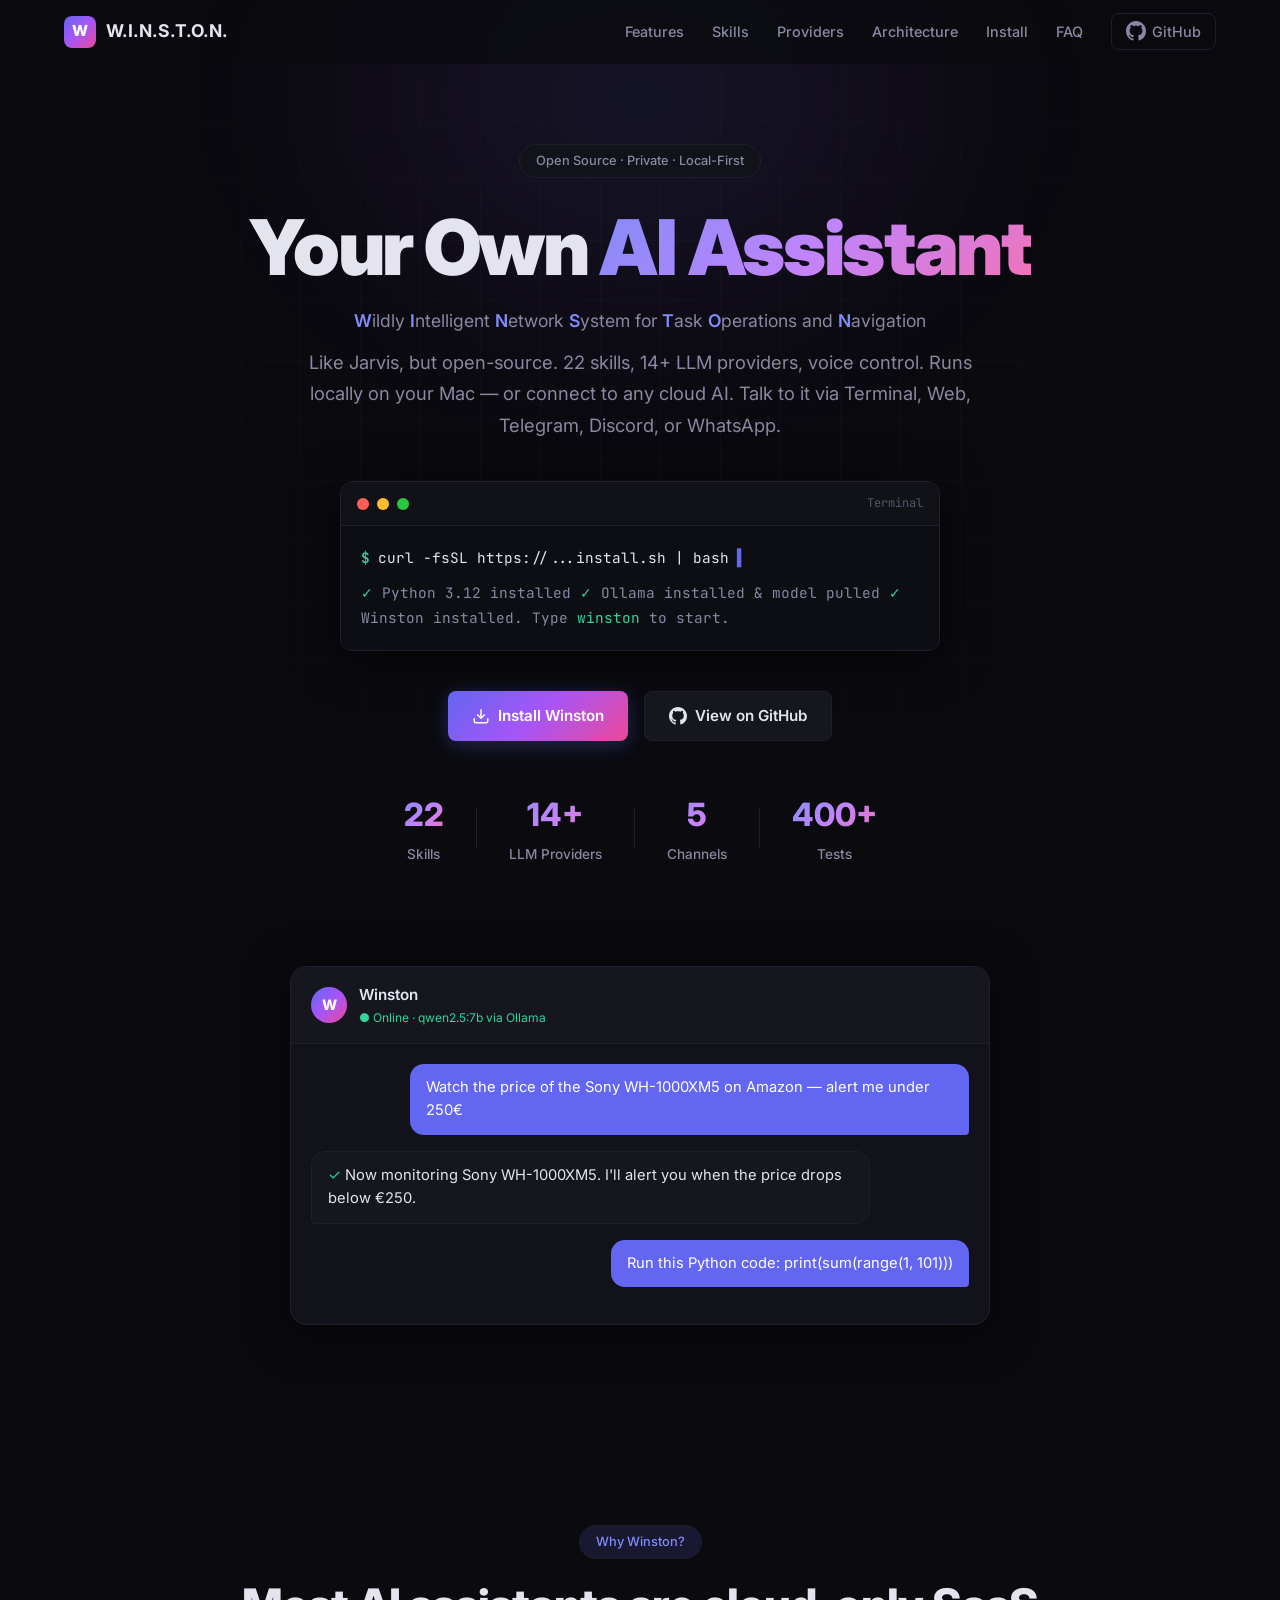
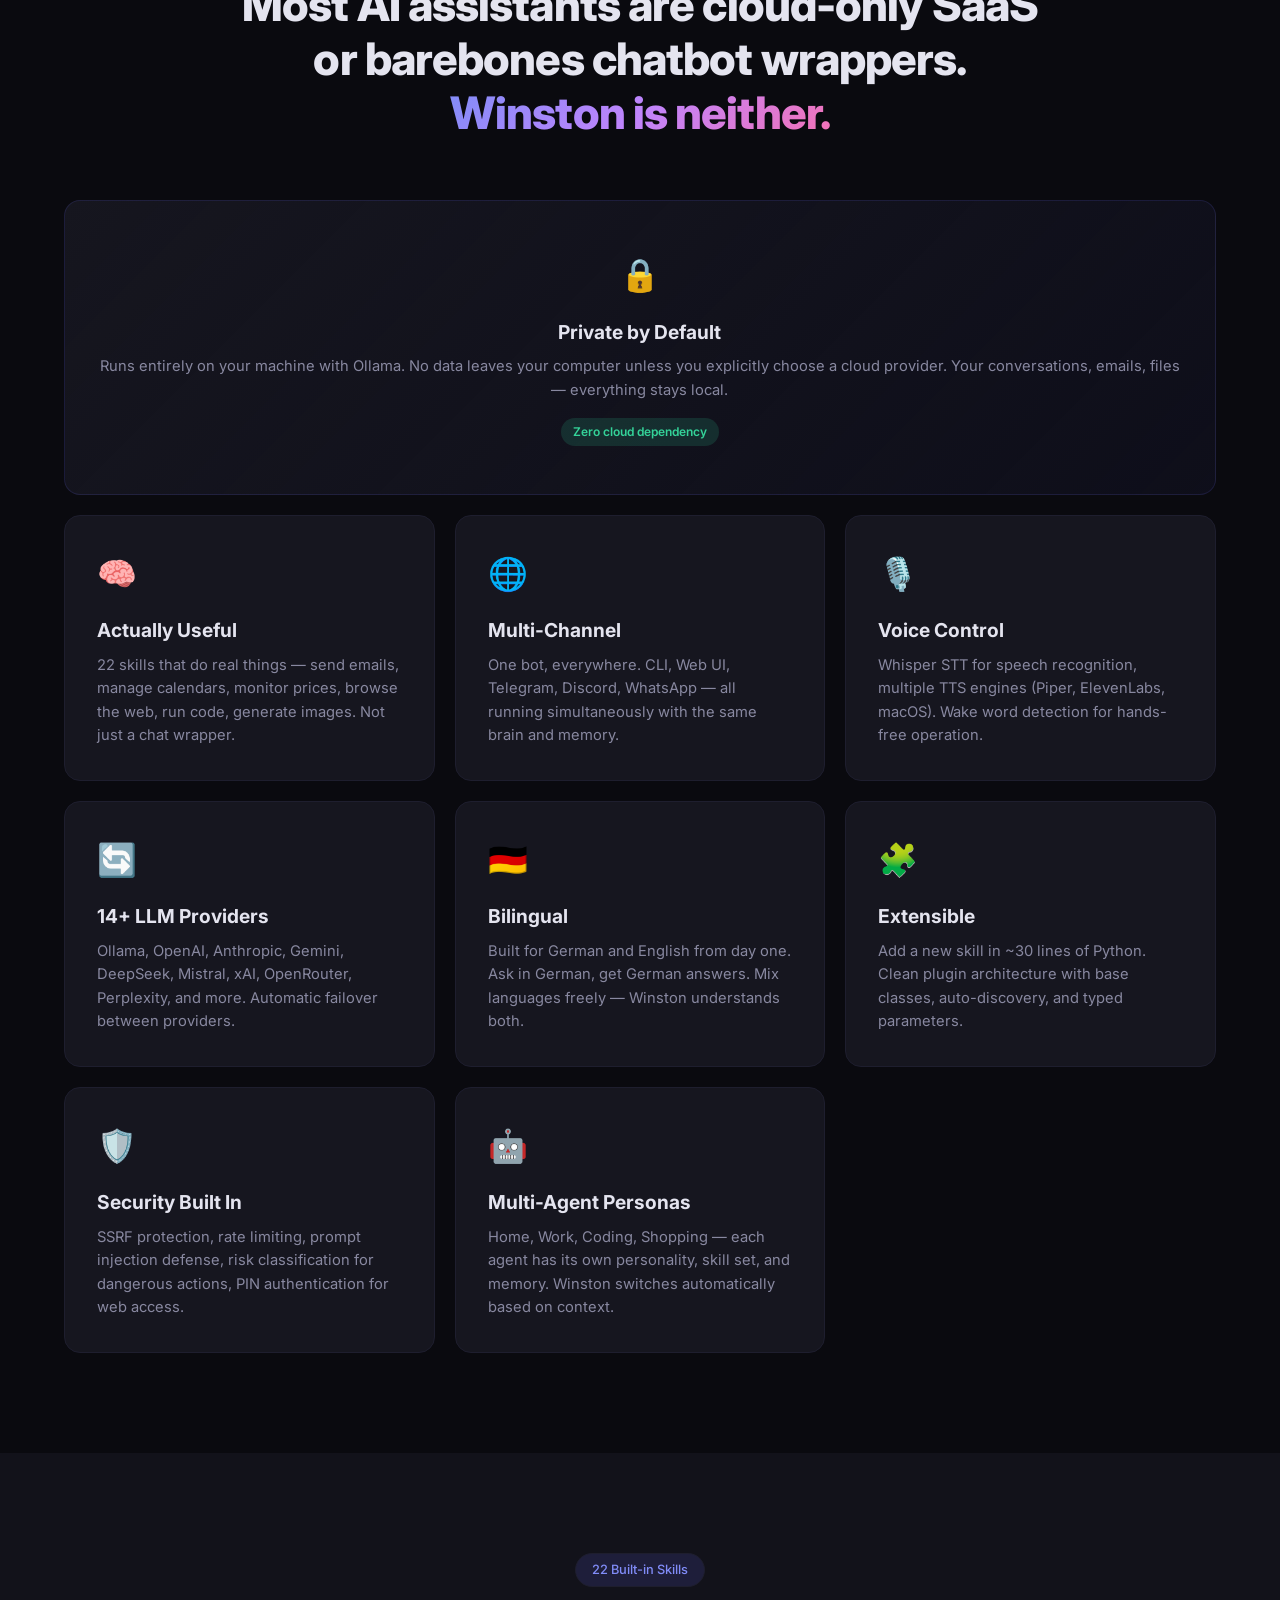
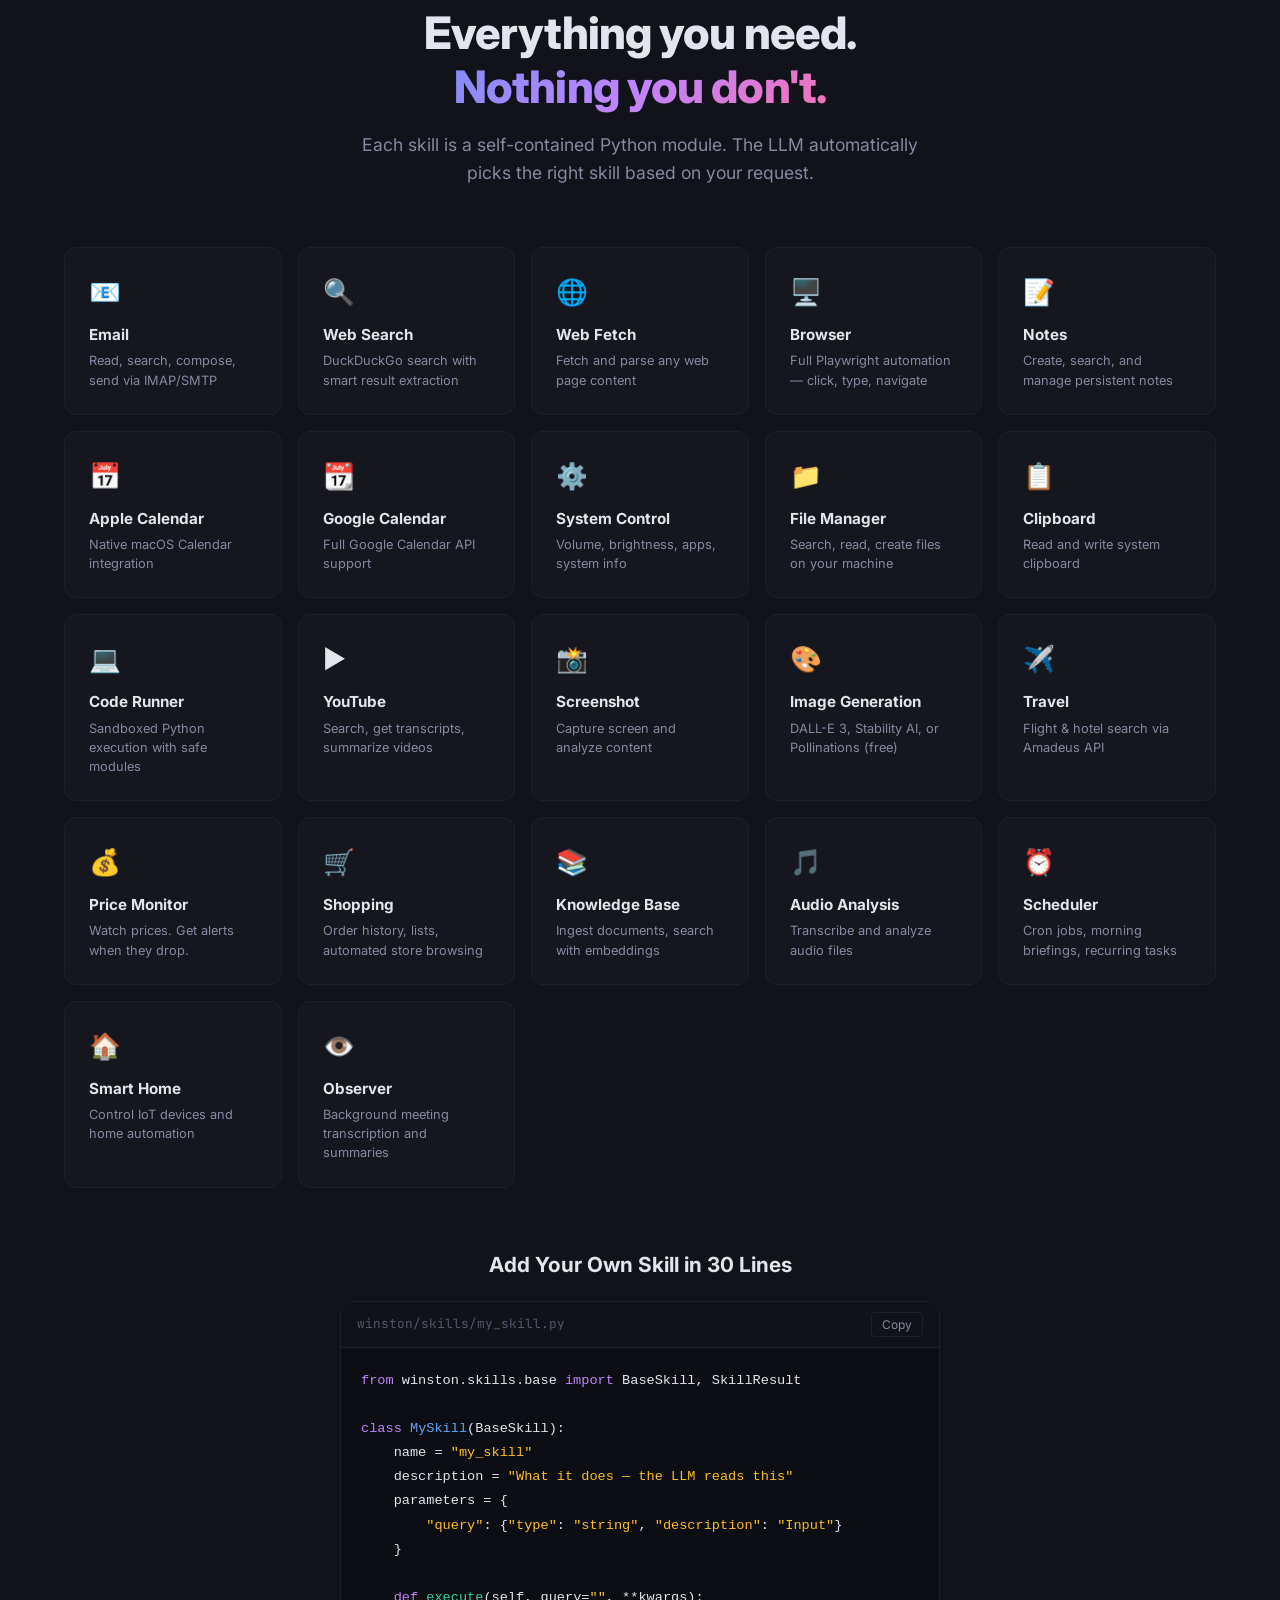
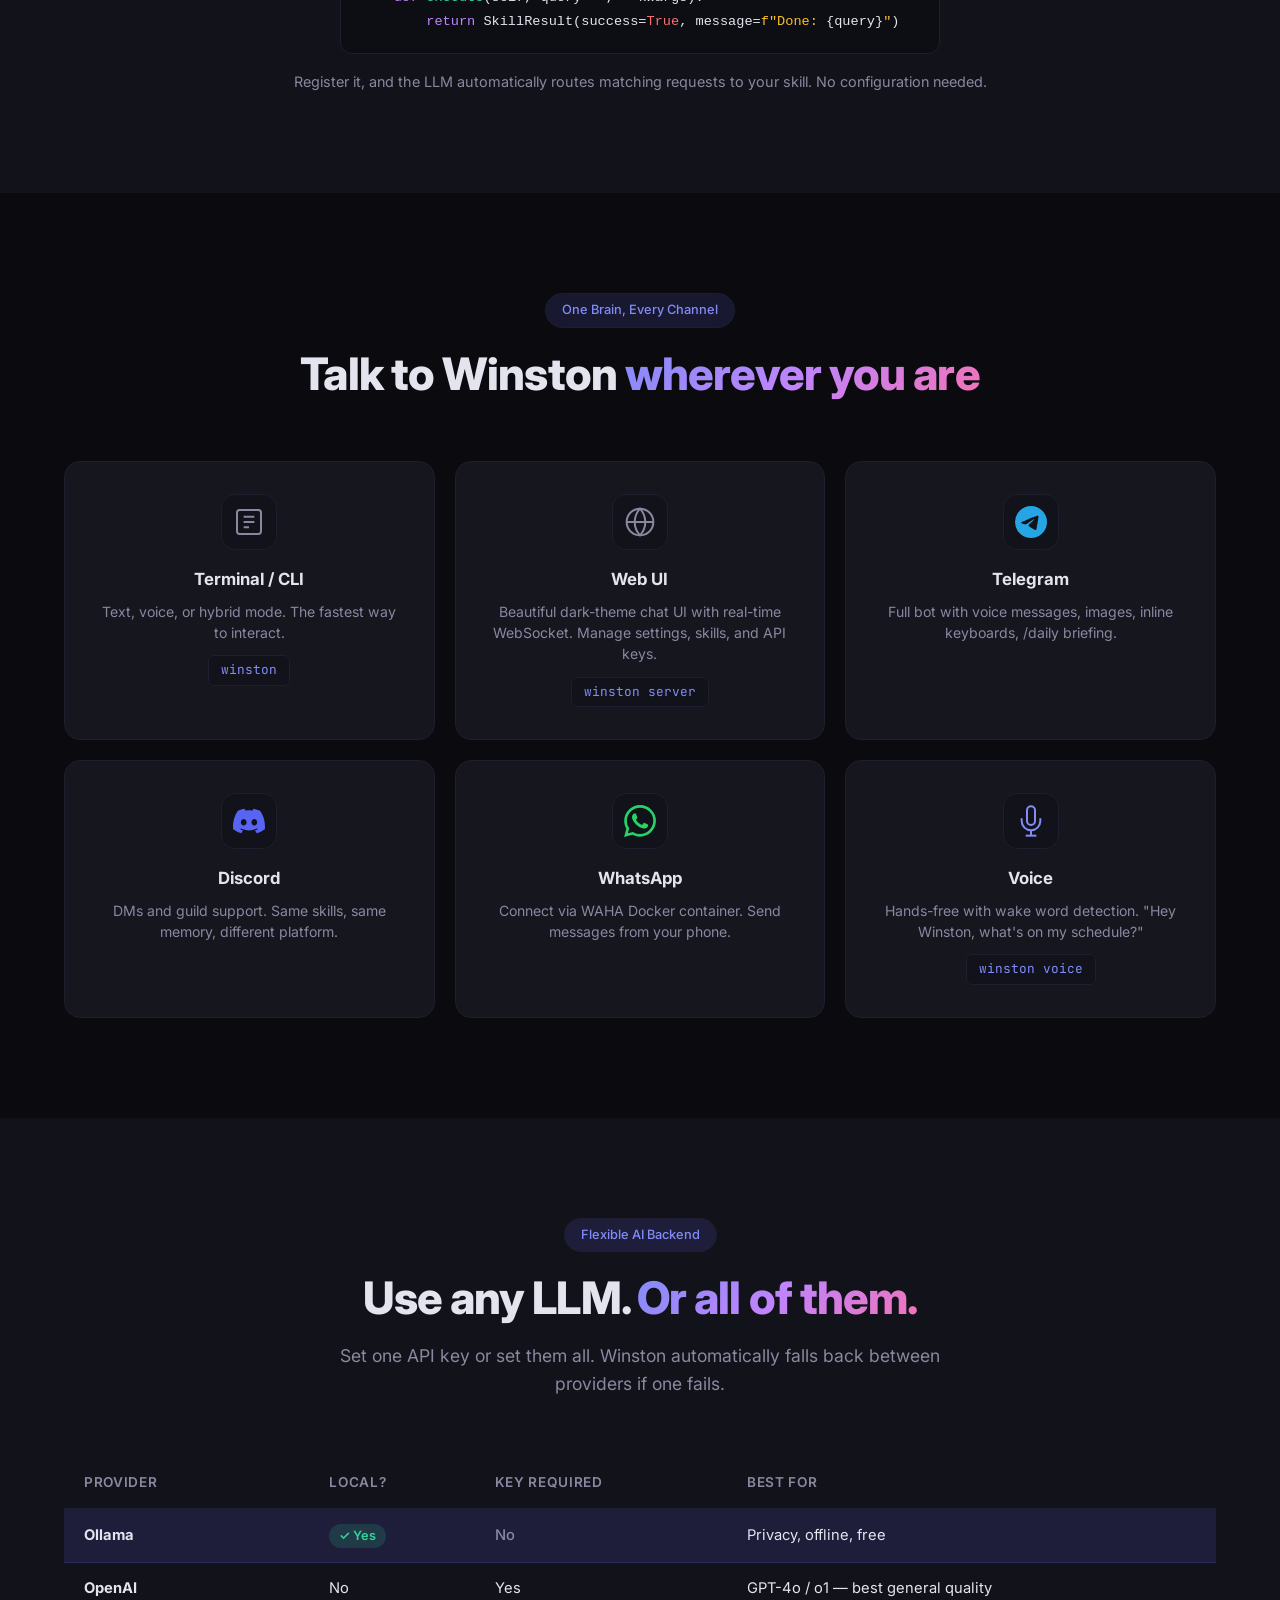
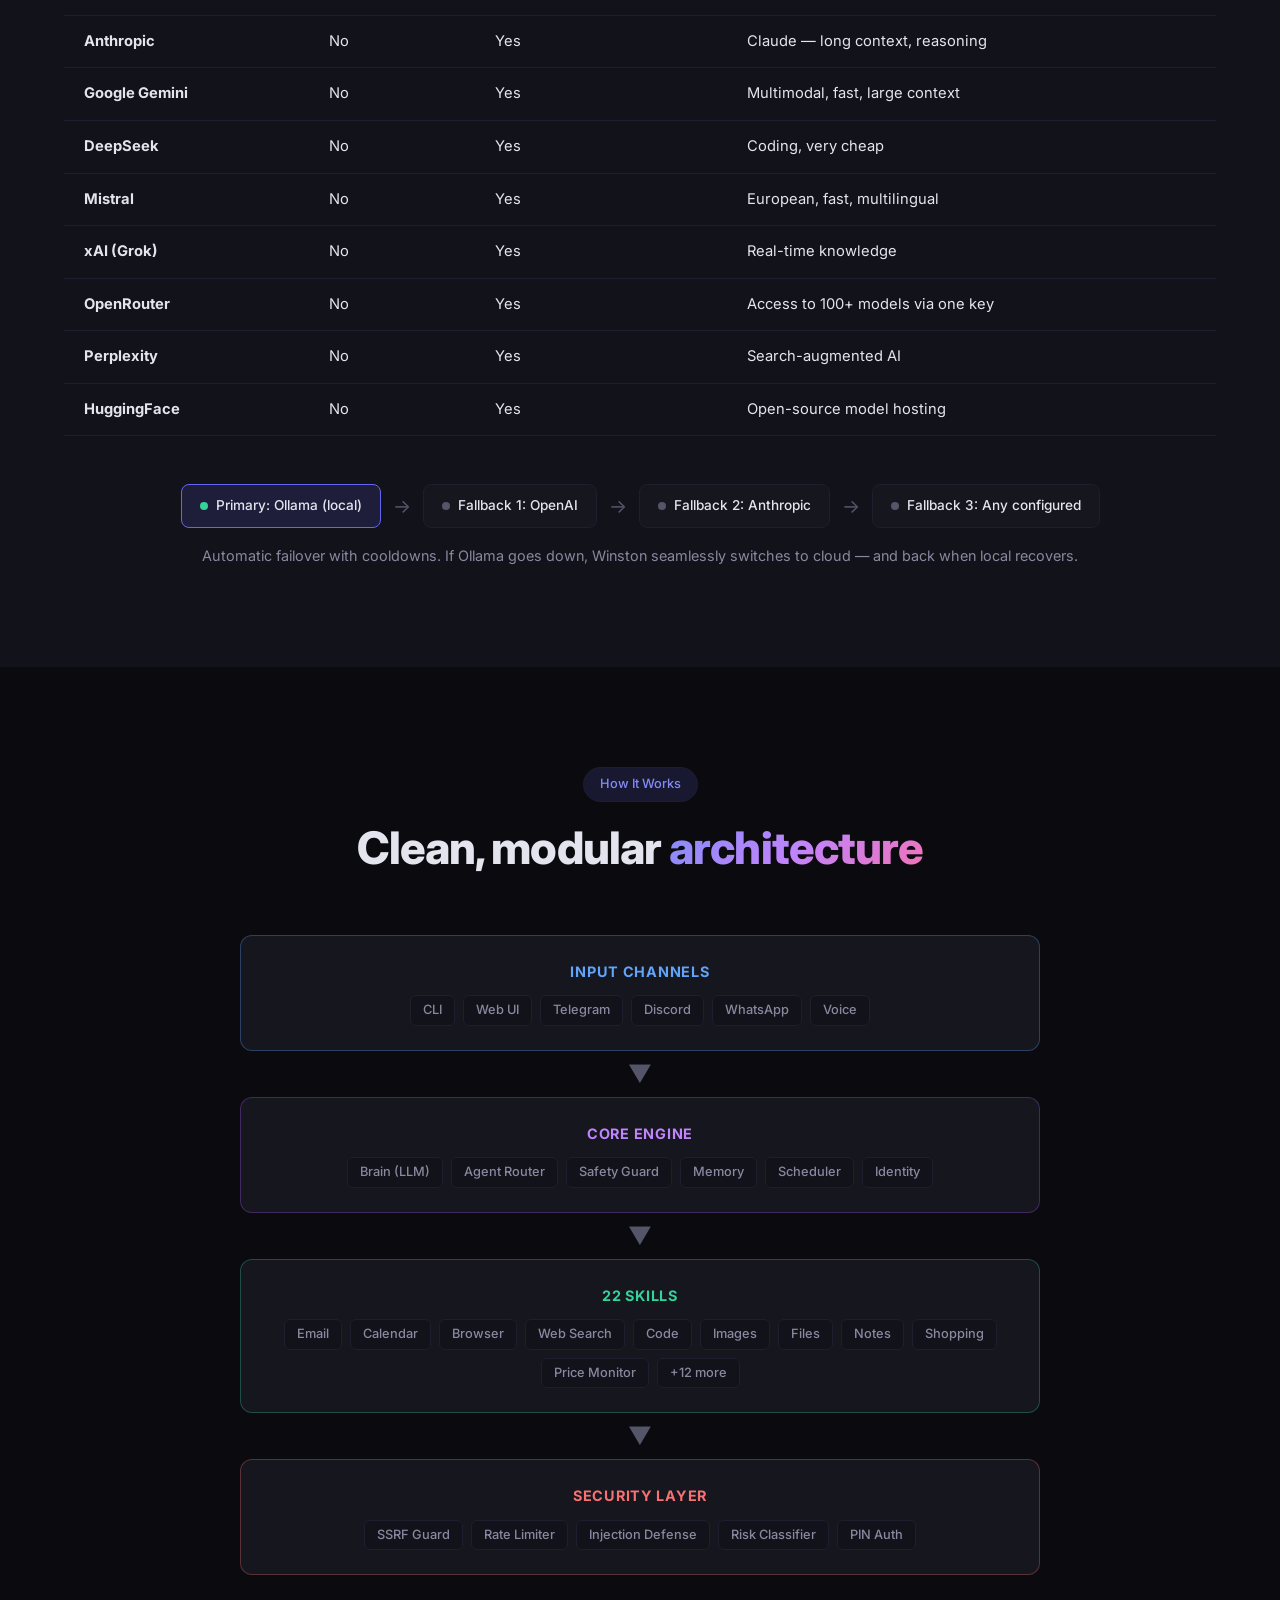
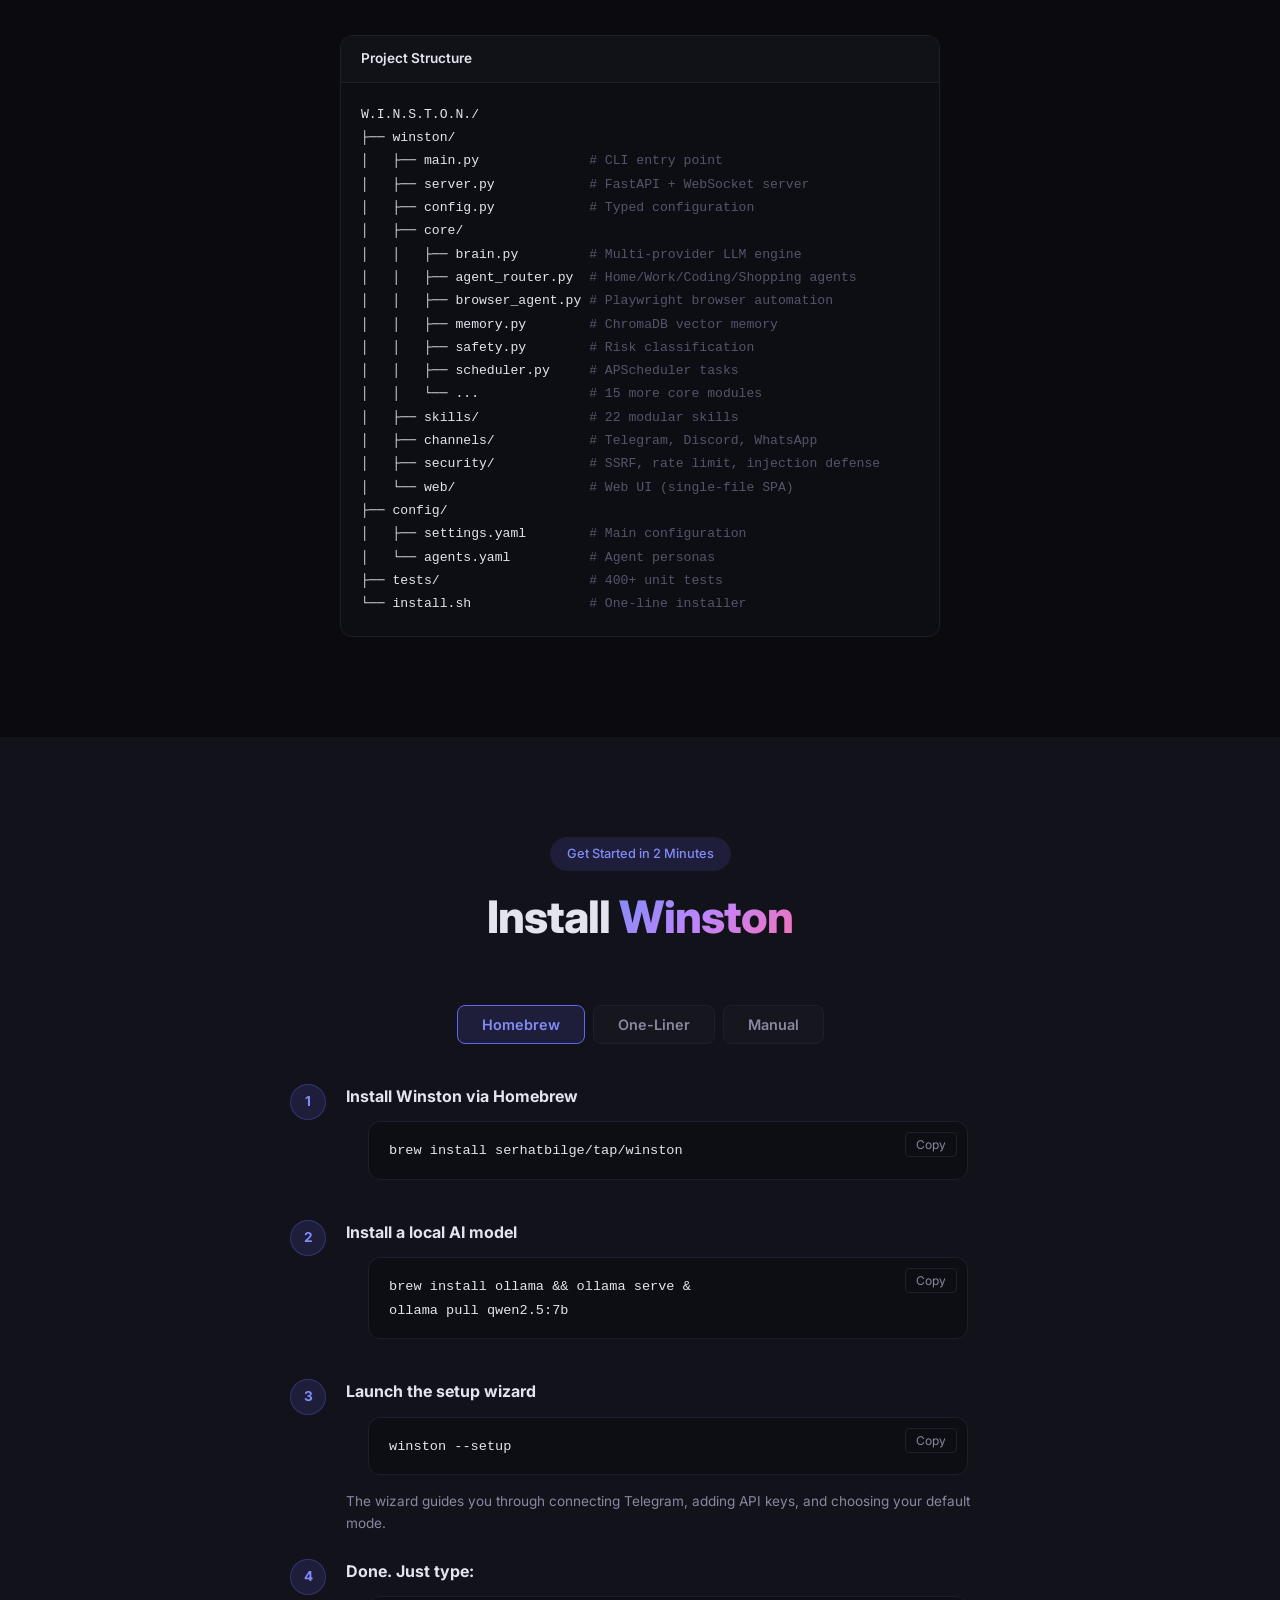
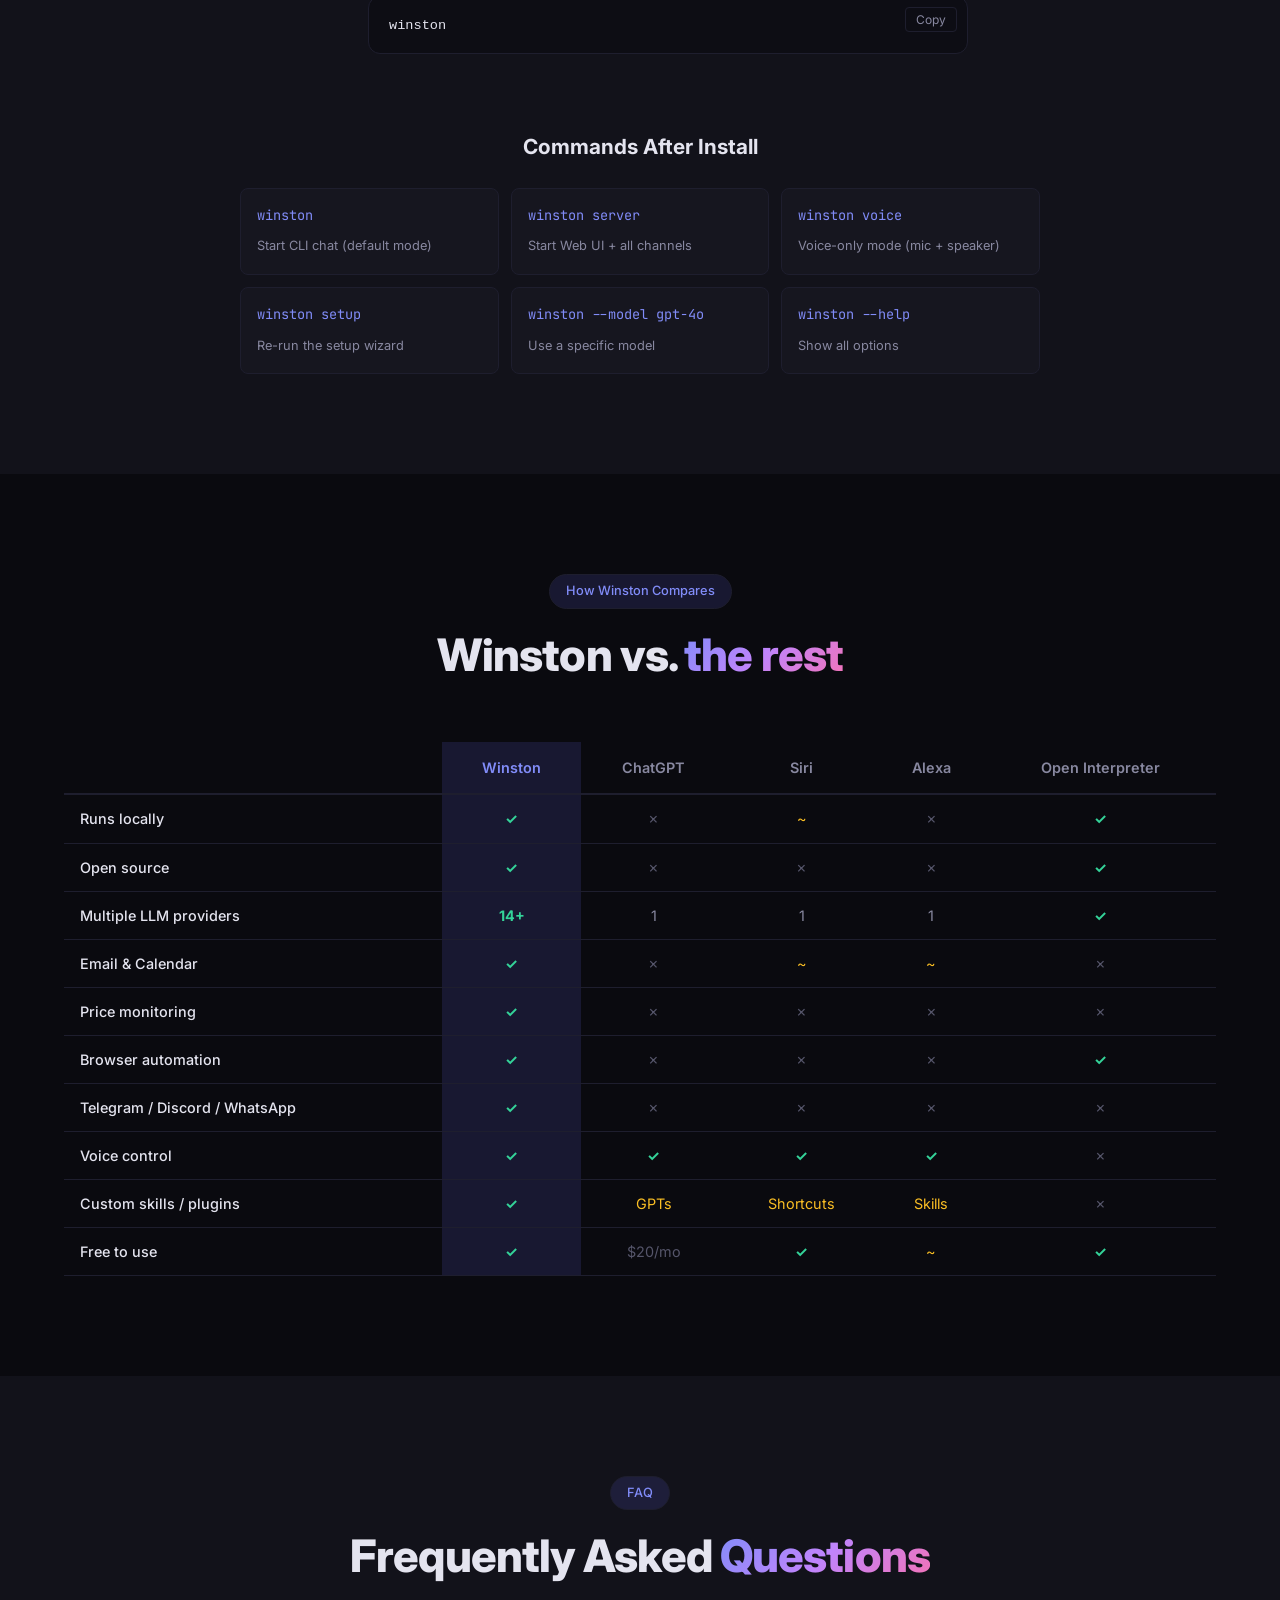
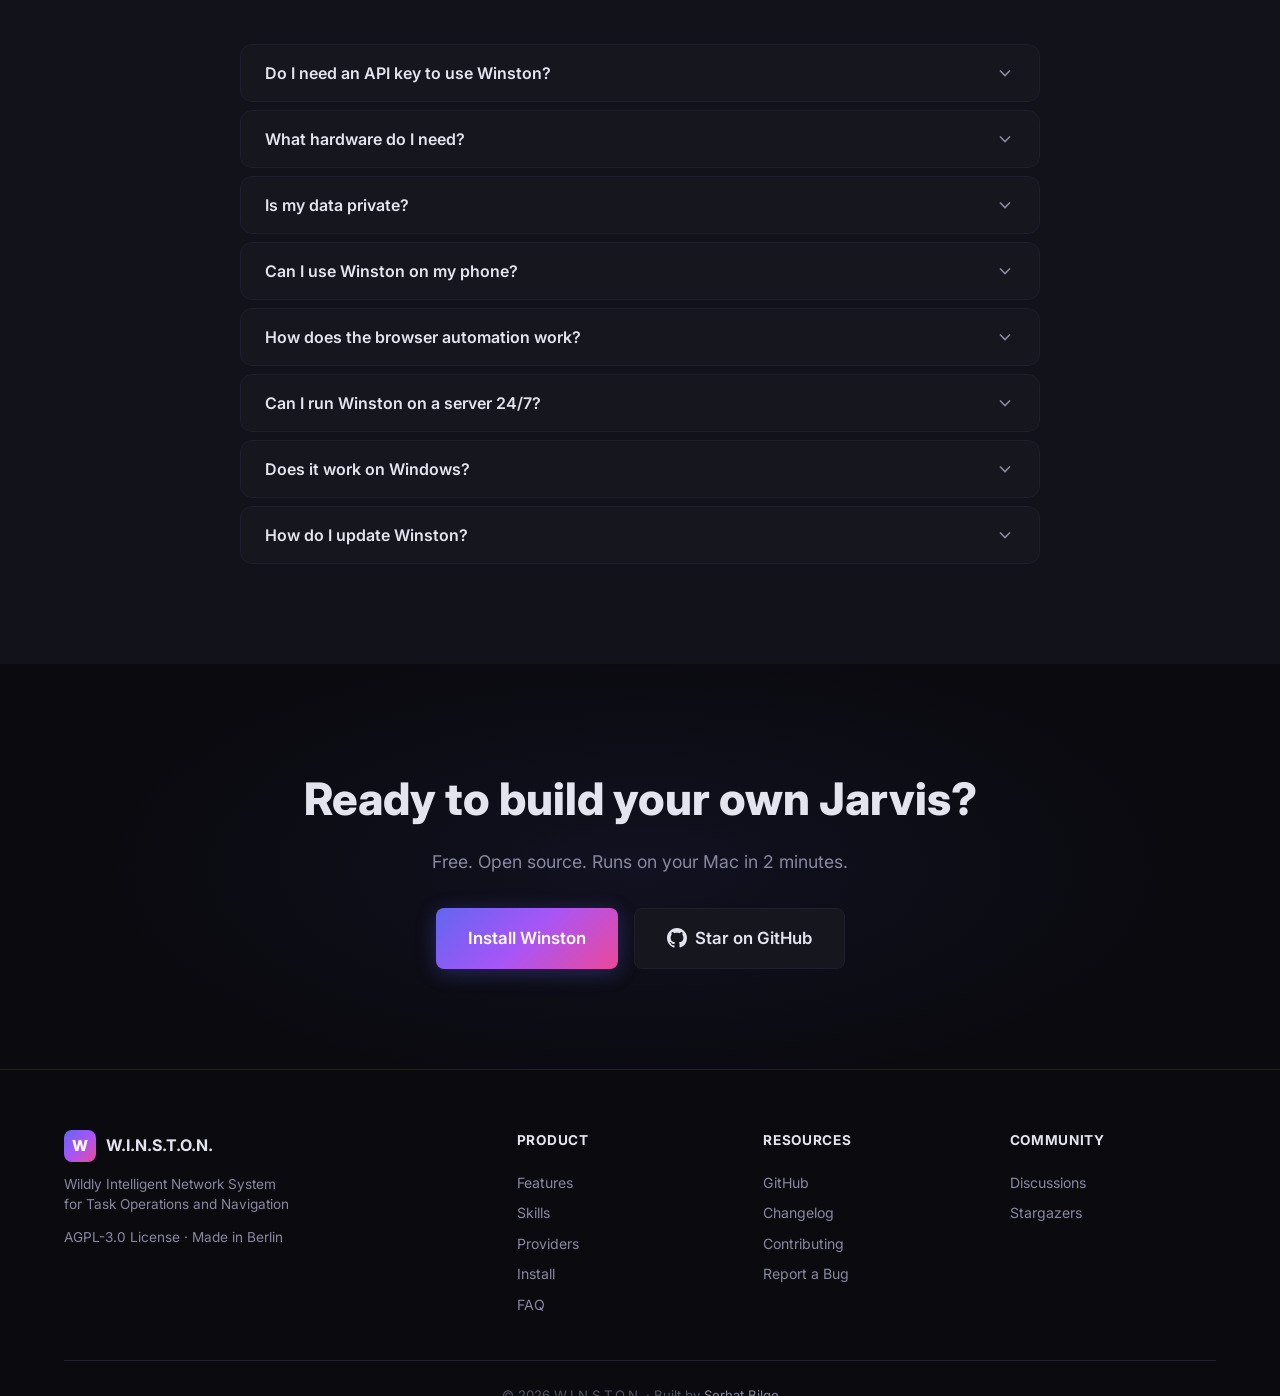
<file: website/index.html>
<!DOCTYPE html>
<html lang="en">
<head>
  <meta charset="UTF-8">
  <meta name="viewport" content="width=device-width, initial-scale=1.0">
  <title>W.I.N.S.T.O.N. — Your Private AI Assistant</title>
  <meta name="description" content="Open-source AI assistant that runs locally. 22 skills, 14+ LLM providers, voice control. Like Jarvis, but you own it.">
  <meta name="keywords" content="AI assistant, open source, local LLM, Ollama, private AI, voice assistant, Telegram bot, home automation">
  <meta name="author" content="Serhat Bilge">

  <!-- Open Graph -->
  <meta property="og:title" content="W.I.N.S.T.O.N. — Your Private AI Assistant">
  <meta property="og:description" content="Open-source AI assistant with 22 skills, 14+ LLM providers, and full privacy. Runs locally on your Mac or Linux.">
  <meta property="og:type" content="website">
  <meta property="og:url" content="https://serhatbilge.github.io/W.I.N.S.T.O.N..S/">
  <meta property="og:image" content="https://raw.githubusercontent.com/serhatbilge/W.I.N.S.T.O.N..S/main/website/assets/og-image.png">

  <!-- Favicon -->
  <link rel="icon" href="data:image/svg+xml,<svg xmlns='http://www.w3.org/2000/svg' viewBox='0 0 100 100'><text y='.9em' font-size='90'>🤖</text></svg>">

  <!-- Fonts -->
  <link rel="preconnect" href="https://fonts.googleapis.com">
  <link rel="preconnect" href="https://fonts.gstatic.com" crossorigin>
  <link href="https://fonts.googleapis.com/css2?family=Inter:wght@300;400;500;600;700;800;900&family=JetBrains+Mono:wght@400;500;600&display=swap" rel="stylesheet">

  <link rel="stylesheet" href="style.css">
</head>
<body>

  <!-- ═══════════════════════ NAVBAR ═══════════════════════ -->
  <nav class="navbar" id="navbar">
    <div class="nav-container">
      <a href="#" class="nav-logo">
        <span class="logo-icon">W</span>
        <span class="logo-text">W.I.N.S.T.O.N.</span>
      </a>
      <div class="nav-links" id="navLinks">
        <a href="#features">Features</a>
        <a href="#skills">Skills</a>
        <a href="#providers">Providers</a>
        <a href="#architecture">Architecture</a>
        <a href="#install">Install</a>
        <a href="#faq">FAQ</a>
        <a href="https://github.com/serhatbilge/W.I.N.S.T.O.N..S" class="nav-github" target="_blank" rel="noopener noreferrer">
          <svg width="20" height="20" viewBox="0 0 24 24" fill="currentColor"><path d="M12 0C5.37 0 0 5.37 0 12c0 5.31 3.435 9.795 8.205 11.385.6.105.825-.255.825-.57 0-.285-.015-1.23-.015-2.235-3.015.555-3.795-.735-4.035-1.41-.135-.345-.72-1.41-1.23-1.695-.42-.225-1.02-.78-.015-.795.945-.015 1.62.87 1.845 1.23 1.08 1.815 2.805 1.305 3.495.99.105-.78.42-1.305.765-1.605-2.67-.3-5.46-1.335-5.46-5.925 0-1.305.465-2.385 1.23-3.225-.12-.3-.54-1.53.12-3.18 0 0 1.005-.315 3.3 1.23.96-.27 1.98-.405 3-.405s2.04.135 3 .405c2.295-1.56 3.3-1.23 3.3-1.23.66 1.65.24 2.88.12 3.18.765.84 1.23 1.905 1.23 3.225 0 4.605-2.805 5.625-5.475 5.925.435.375.81 1.095.81 2.22 0 1.605-.015 2.895-.015 3.3 0 .315.225.69.825.57A12.02 12.02 0 0024 12c0-6.63-5.37-12-12-12z"/></svg>
          GitHub
        </a>
      </div>
      <button class="nav-toggle" id="navToggle" aria-label="Toggle menu">
        <span></span><span></span><span></span>
      </button>
    </div>
  </nav>

  <!-- ═══════════════════════ HERO ═══════════════════════ -->
  <section class="hero">
    <div class="hero-bg">
      <div class="hero-glow"></div>
      <div class="hero-grid"></div>
    </div>
    <div class="container hero-content">
      <div class="hero-badge">Open Source &middot; Private &middot; Local-First</div>
      <h1 class="hero-title">
        Your Own <span class="gradient-text">AI Assistant</span>
      </h1>
      <p class="hero-subtitle">
        <strong>W</strong>ildly <strong>I</strong>ntelligent <strong>N</strong>etwork <strong>S</strong>ystem for <strong>T</strong>ask <strong>O</strong>perations and <strong>N</strong>avigation
      </p>
      <p class="hero-desc">
        Like Jarvis, but open-source. 22 skills, 14+ LLM providers, voice control.
        Runs locally on your Mac — or connect to any cloud AI. Talk to it via Terminal, Web, Telegram, Discord, or WhatsApp.
      </p>

      <div class="hero-terminal">
        <div class="terminal-header">
          <span class="terminal-dot red"></span>
          <span class="terminal-dot yellow"></span>
          <span class="terminal-dot green"></span>
          <span class="terminal-title">Terminal</span>
        </div>
        <div class="terminal-body">
          <div class="terminal-line">
            <span class="terminal-prompt">$</span>
            <span class="terminal-cmd" id="typingCmd"></span>
            <span class="terminal-cursor">▌</span>
          </div>
          <div class="terminal-output" id="terminalOutput"></div>
        </div>
      </div>

      <div class="hero-actions">
        <a href="#install" class="btn btn-primary">
          <svg width="18" height="18" viewBox="0 0 24 24" fill="none" stroke="currentColor" stroke-width="2"><path d="M21 15v4a2 2 0 01-2 2H5a2 2 0 01-2-2v-4"/><polyline points="7 10 12 15 17 10"/><line x1="12" y1="15" x2="12" y2="3"/></svg>
          Install Winston
        </a>
        <a href="https://github.com/serhatbilge/W.I.N.S.T.O.N..S" class="btn btn-secondary" target="_blank" rel="noopener noreferrer">
          <svg width="18" height="18" viewBox="0 0 24 24" fill="currentColor"><path d="M12 0C5.37 0 0 5.37 0 12c0 5.31 3.435 9.795 8.205 11.385.6.105.825-.255.825-.57 0-.285-.015-1.23-.015-2.235-3.015.555-3.795-.735-4.035-1.41-.135-.345-.72-1.41-1.23-1.695-.42-.225-1.02-.78-.015-.795.945-.015 1.62.87 1.845 1.23 1.08 1.815 2.805 1.305 3.495.99.105-.78.42-1.305.765-1.605-2.67-.3-5.46-1.335-5.46-5.925 0-1.305.465-2.385 1.23-3.225-.12-.3-.54-1.53.12-3.18 0 0 1.005-.315 3.3 1.23.96-.27 1.98-.405 3-.405s2.04.135 3 .405c2.295-1.56 3.3-1.23 3.3-1.23.66 1.65.24 2.88.12 3.18.765.84 1.23 1.905 1.23 3.225 0 4.605-2.805 5.625-5.475 5.925.435.375.81 1.095.81 2.22 0 1.605-.015 2.895-.015 3.3 0 .315.225.69.825.57A12.02 12.02 0 0024 12c0-6.63-5.37-12-12-12z"/></svg>
          View on GitHub
        </a>
      </div>

      <div class="hero-stats">
        <div class="stat">
          <span class="stat-value">22</span>
          <span class="stat-label">Skills</span>
        </div>
        <div class="stat-divider"></div>
        <div class="stat">
          <span class="stat-value">14+</span>
          <span class="stat-label">LLM Providers</span>
        </div>
        <div class="stat-divider"></div>
        <div class="stat">
          <span class="stat-value">5</span>
          <span class="stat-label">Channels</span>
        </div>
        <div class="stat-divider"></div>
        <div class="stat">
          <span class="stat-value">400+</span>
          <span class="stat-label">Tests</span>
        </div>
      </div>
    </div>
  </section>

  <!-- ═══════════════════════ DEMO CONVERSATION ═══════════════════════ -->
  <section class="demo-section">
    <div class="container">
      <div class="demo-chat">
        <div class="demo-chat-header">
          <div class="demo-avatar">W</div>
          <div>
            <div class="demo-chat-name">Winston</div>
            <div class="demo-chat-status">● Online &middot; qwen2.5:7b via Ollama</div>
          </div>
        </div>
        <div class="demo-messages" id="demoMessages">
          <!-- Filled by JS -->
        </div>
      </div>
    </div>
  </section>

  <!-- ═══════════════════════ FEATURES ═══════════════════════ -->
  <section class="features" id="features">
    <div class="container">
      <div class="section-header">
        <span class="section-badge">Why Winston?</span>
        <h2>Most AI assistants are cloud-only SaaS<br>or barebones chatbot wrappers.<br><span class="gradient-text">Winston is neither.</span></h2>
      </div>

      <div class="features-grid">
        <div class="feature-card feature-card-large">
          <div class="feature-icon">🔒</div>
          <h3>Private by Default</h3>
          <p>Runs entirely on your machine with Ollama. No data leaves your computer unless you explicitly choose a cloud provider. Your conversations, emails, files — everything stays local.</p>
          <div class="feature-tag">Zero cloud dependency</div>
        </div>

        <div class="feature-card">
          <div class="feature-icon">🧠</div>
          <h3>Actually Useful</h3>
          <p>22 skills that do real things — send emails, manage calendars, monitor prices, browse the web, run code, generate images. Not just a chat wrapper.</p>
        </div>

        <div class="feature-card">
          <div class="feature-icon">🌐</div>
          <h3>Multi-Channel</h3>
          <p>One bot, everywhere. CLI, Web UI, Telegram, Discord, WhatsApp — all running simultaneously with the same brain and memory.</p>
        </div>

        <div class="feature-card">
          <div class="feature-icon">🎙️</div>
          <h3>Voice Control</h3>
          <p>Whisper STT for speech recognition, multiple TTS engines (Piper, ElevenLabs, macOS). Wake word detection for hands-free operation.</p>
        </div>

        <div class="feature-card">
          <div class="feature-icon">🔄</div>
          <h3>14+ LLM Providers</h3>
          <p>Ollama, OpenAI, Anthropic, Gemini, DeepSeek, Mistral, xAI, OpenRouter, Perplexity, and more. Automatic failover between providers.</p>
        </div>

        <div class="feature-card">
          <div class="feature-icon">🇩🇪</div>
          <h3>Bilingual</h3>
          <p>Built for German and English from day one. Ask in German, get German answers. Mix languages freely — Winston understands both.</p>
        </div>

        <div class="feature-card">
          <div class="feature-icon">🧩</div>
          <h3>Extensible</h3>
          <p>Add a new skill in ~30 lines of Python. Clean plugin architecture with base classes, auto-discovery, and typed parameters.</p>
        </div>

        <div class="feature-card">
          <div class="feature-icon">🛡️</div>
          <h3>Security Built In</h3>
          <p>SSRF protection, rate limiting, prompt injection defense, risk classification for dangerous actions, PIN authentication for web access.</p>
        </div>

        <div class="feature-card">
          <div class="feature-icon">🤖</div>
          <h3>Multi-Agent Personas</h3>
          <p>Home, Work, Coding, Shopping — each agent has its own personality, skill set, and memory. Winston switches automatically based on context.</p>
        </div>
      </div>
    </div>
  </section>

  <!-- ═══════════════════════ SKILLS ═══════════════════════ -->
  <section class="skills-section" id="skills">
    <div class="container">
      <div class="section-header">
        <span class="section-badge">22 Built-in Skills</span>
        <h2>Everything you need.<br><span class="gradient-text">Nothing you don't.</span></h2>
        <p class="section-desc">Each skill is a self-contained Python module. The LLM automatically picks the right skill based on your request.</p>
      </div>

      <div class="skills-grid">
        <div class="skill-card" data-category="communication">
          <div class="skill-icon">📧</div>
          <h4>Email</h4>
          <p>Read, search, compose, send via IMAP/SMTP</p>
        </div>
        <div class="skill-card" data-category="web">
          <div class="skill-icon">🔍</div>
          <h4>Web Search</h4>
          <p>DuckDuckGo search with smart result extraction</p>
        </div>
        <div class="skill-card" data-category="web">
          <div class="skill-icon">🌐</div>
          <h4>Web Fetch</h4>
          <p>Fetch and parse any web page content</p>
        </div>
        <div class="skill-card" data-category="web">
          <div class="skill-icon">🖥️</div>
          <h4>Browser</h4>
          <p>Full Playwright automation — click, type, navigate</p>
        </div>
        <div class="skill-card" data-category="productivity">
          <div class="skill-icon">📝</div>
          <h4>Notes</h4>
          <p>Create, search, and manage persistent notes</p>
        </div>
        <div class="skill-card" data-category="productivity">
          <div class="skill-icon">📅</div>
          <h4>Apple Calendar</h4>
          <p>Native macOS Calendar integration</p>
        </div>
        <div class="skill-card" data-category="productivity">
          <div class="skill-icon">📆</div>
          <h4>Google Calendar</h4>
          <p>Full Google Calendar API support</p>
        </div>
        <div class="skill-card" data-category="system">
          <div class="skill-icon">⚙️</div>
          <h4>System Control</h4>
          <p>Volume, brightness, apps, system info</p>
        </div>
        <div class="skill-card" data-category="system">
          <div class="skill-icon">📁</div>
          <h4>File Manager</h4>
          <p>Search, read, create files on your machine</p>
        </div>
        <div class="skill-card" data-category="system">
          <div class="skill-icon">📋</div>
          <h4>Clipboard</h4>
          <p>Read and write system clipboard</p>
        </div>
        <div class="skill-card" data-category="dev">
          <div class="skill-icon">💻</div>
          <h4>Code Runner</h4>
          <p>Sandboxed Python execution with safe modules</p>
        </div>
        <div class="skill-card" data-category="media">
          <div class="skill-icon">▶️</div>
          <h4>YouTube</h4>
          <p>Search, get transcripts, summarize videos</p>
        </div>
        <div class="skill-card" data-category="system">
          <div class="skill-icon">📸</div>
          <h4>Screenshot</h4>
          <p>Capture screen and analyze content</p>
        </div>
        <div class="skill-card" data-category="media">
          <div class="skill-icon">🎨</div>
          <h4>Image Generation</h4>
          <p>DALL-E 3, Stability AI, or Pollinations (free)</p>
        </div>
        <div class="skill-card" data-category="web">
          <div class="skill-icon">✈️</div>
          <h4>Travel</h4>
          <p>Flight &amp; hotel search via Amadeus API</p>
        </div>
        <div class="skill-card" data-category="web">
          <div class="skill-icon">💰</div>
          <h4>Price Monitor</h4>
          <p>Watch prices. Get alerts when they drop.</p>
        </div>
        <div class="skill-card" data-category="web">
          <div class="skill-icon">🛒</div>
          <h4>Shopping</h4>
          <p>Order history, lists, automated store browsing</p>
        </div>
        <div class="skill-card" data-category="productivity">
          <div class="skill-icon">📚</div>
          <h4>Knowledge Base</h4>
          <p>Ingest documents, search with embeddings</p>
        </div>
        <div class="skill-card" data-category="media">
          <div class="skill-icon">🎵</div>
          <h4>Audio Analysis</h4>
          <p>Transcribe and analyze audio files</p>
        </div>
        <div class="skill-card" data-category="productivity">
          <div class="skill-icon">⏰</div>
          <h4>Scheduler</h4>
          <p>Cron jobs, morning briefings, recurring tasks</p>
        </div>
        <div class="skill-card" data-category="system">
          <div class="skill-icon">🏠</div>
          <h4>Smart Home</h4>
          <p>Control IoT devices and home automation</p>
        </div>
        <div class="skill-card" data-category="media">
          <div class="skill-icon">👁️</div>
          <h4>Observer</h4>
          <p>Background meeting transcription and summaries</p>
        </div>
      </div>

      <div class="skills-custom">
        <h3>Add Your Own Skill in 30 Lines</h3>
        <div class="code-block">
          <div class="code-header">
            <span>winston/skills/my_skill.py</span>
            <button class="copy-btn" onclick="copyCode(this)">Copy</button>
          </div>
          <pre><code><span class="kw">from</span> winston.skills.base <span class="kw">import</span> BaseSkill, SkillResult

<span class="kw">class</span> <span class="cls">MySkill</span>(BaseSkill):
    name = <span class="str">"my_skill"</span>
    description = <span class="str">"What it does — the LLM reads this"</span>
    parameters = {
        <span class="str">"query"</span>: {<span class="str">"type"</span>: <span class="str">"string"</span>, <span class="str">"description"</span>: <span class="str">"Input"</span>}
    }

    <span class="kw">def</span> <span class="fn">execute</span>(self, query=<span class="str">""</span>, **kwargs):
        <span class="kw">return</span> SkillResult(success=<span class="val">True</span>, message=<span class="str">f"Done: </span>{query}<span class="str">"</span>)</code></pre>
        </div>
        <p class="skills-custom-note">Register it, and the LLM automatically routes matching requests to your skill. No configuration needed.</p>
      </div>
    </div>
  </section>

  <!-- ═══════════════════════ CHANNELS ═══════════════════════ -->
  <section class="channels-section">
    <div class="container">
      <div class="section-header">
        <span class="section-badge">One Brain, Every Channel</span>
        <h2>Talk to Winston <span class="gradient-text">wherever you are</span></h2>
      </div>

      <div class="channels-grid">
        <div class="channel-card">
          <div class="channel-icon">
            <svg width="32" height="32" viewBox="0 0 24 24" fill="none" stroke="currentColor" stroke-width="1.5"><rect x="3" y="3" width="18" height="18" rx="2"/><path d="M8 12h8M8 8h8M8 16h4"/></svg>
          </div>
          <h4>Terminal / CLI</h4>
          <p>Text, voice, or hybrid mode. The fastest way to interact.</p>
          <code>winston</code>
        </div>
        <div class="channel-card">
          <div class="channel-icon">
            <svg width="32" height="32" viewBox="0 0 24 24" fill="none" stroke="currentColor" stroke-width="1.5"><circle cx="12" cy="12" r="10"/><path d="M2 12h20M12 2a15.3 15.3 0 014 10 15.3 15.3 0 01-4 10 15.3 15.3 0 01-4-10 15.3 15.3 0 014-10z"/></svg>
          </div>
          <h4>Web UI</h4>
          <p>Beautiful dark-theme chat UI with real-time WebSocket. Manage settings, skills, and API keys.</p>
          <code>winston server</code>
        </div>
        <div class="channel-card">
          <div class="channel-icon telegram-icon">
            <svg width="32" height="32" viewBox="0 0 24 24" fill="currentColor"><path d="M11.944 0A12 12 0 000 12a12 12 0 0012 12 12 12 0 0012-12A12 12 0 0012 0a12 12 0 00-.056 0zm4.962 7.224c.1-.002.321.023.465.14a.506.506 0 01.171.325c.016.093.036.306.02.472-.18 1.898-.962 6.502-1.36 8.627-.168.9-.499 1.201-.82 1.23-.696.065-1.225-.46-1.9-.902-1.056-.693-1.653-1.124-2.678-1.8-1.185-.78-.417-1.21.258-1.91.177-.184 3.247-2.977 3.307-3.23.007-.032.014-.15-.056-.212s-.174-.041-.249-.024c-.106.024-1.793 1.14-5.061 3.345-.48.33-.913.49-1.302.48-.428-.008-1.252-.241-1.865-.44-.752-.245-1.349-.374-1.297-.789.027-.216.325-.437.893-.663 3.498-1.524 5.83-2.529 6.998-3.014 3.332-1.386 4.025-1.627 4.476-1.635z"/></svg>
          </div>
          <h4>Telegram</h4>
          <p>Full bot with voice messages, images, inline keyboards, /daily briefing.</p>
        </div>
        <div class="channel-card">
          <div class="channel-icon discord-icon">
            <svg width="32" height="32" viewBox="0 0 24 24" fill="currentColor"><path d="M20.317 4.37a19.791 19.791 0 00-4.885-1.515.074.074 0 00-.079.037c-.21.375-.444.864-.608 1.25a18.27 18.27 0 00-5.487 0 12.64 12.64 0 00-.617-1.25.077.077 0 00-.079-.037A19.736 19.736 0 003.677 4.37a.07.07 0 00-.032.027C.533 9.046-.32 13.58.099 18.057a.082.082 0 00.031.057 19.9 19.9 0 005.993 3.03.078.078 0 00.084-.028c.462-.63.874-1.295 1.226-1.994a.076.076 0 00-.041-.106 13.107 13.107 0 01-1.872-.892.077.077 0 01-.008-.128 10.2 10.2 0 00.372-.292.074.074 0 01.077-.01c3.928 1.793 8.18 1.793 12.062 0a.074.074 0 01.078.01c.12.098.246.198.373.292a.077.077 0 01-.006.127 12.299 12.299 0 01-1.873.892.077.077 0 00-.041.107c.36.698.772 1.362 1.225 1.993a.076.076 0 00.084.028 19.839 19.839 0 006.002-3.03.077.077 0 00.032-.054c.5-5.177-.838-9.674-3.549-13.66a.061.061 0 00-.031-.03zM8.02 15.33c-1.183 0-2.157-1.085-2.157-2.419 0-1.333.956-2.419 2.157-2.419 1.21 0 2.176 1.096 2.157 2.42 0 1.333-.956 2.418-2.157 2.418zm7.975 0c-1.183 0-2.157-1.085-2.157-2.419 0-1.333.955-2.419 2.157-2.419 1.21 0 2.176 1.096 2.157 2.42 0 1.333-.946 2.418-2.157 2.418z"/></svg>
          </div>
          <h4>Discord</h4>
          <p>DMs and guild support. Same skills, same memory, different platform.</p>
        </div>
        <div class="channel-card">
          <div class="channel-icon whatsapp-icon">
            <svg width="32" height="32" viewBox="0 0 24 24" fill="currentColor"><path d="M17.472 14.382c-.297-.149-1.758-.867-2.03-.967-.273-.099-.471-.148-.67.15-.197.297-.767.966-.94 1.164-.173.199-.347.223-.644.075-.297-.15-1.255-.463-2.39-1.475-.883-.788-1.48-1.761-1.653-2.059-.173-.297-.018-.458.13-.606.134-.133.298-.347.446-.52.149-.174.198-.298.298-.497.099-.198.05-.371-.025-.52-.075-.149-.669-1.612-.916-2.207-.242-.579-.487-.5-.669-.51-.173-.008-.371-.01-.57-.01-.198 0-.52.074-.792.372-.272.297-1.04 1.016-1.04 2.479 0 1.462 1.065 2.875 1.213 3.074.149.198 2.096 3.2 5.077 4.487.709.306 1.262.489 1.694.625.712.227 1.36.195 1.871.118.571-.085 1.758-.719 2.006-1.413.248-.694.248-1.289.173-1.413-.074-.124-.272-.198-.57-.347m-5.421 7.403h-.004a9.87 9.87 0 01-5.031-1.378l-.361-.214-3.741.982.998-3.648-.235-.374a9.86 9.86 0 01-1.51-5.26c.001-5.45 4.436-9.884 9.888-9.884 2.64 0 5.122 1.03 6.988 2.898a9.825 9.825 0 012.893 6.994c-.003 5.45-4.437 9.884-9.885 9.884m8.413-18.297A11.815 11.815 0 0012.05 0C5.495 0 .16 5.335.157 11.892c0 2.096.547 4.142 1.588 5.945L.057 24l6.305-1.654a11.882 11.882 0 005.683 1.448h.005c6.554 0 11.89-5.335 11.893-11.893a11.821 11.821 0 00-3.48-8.413z"/></svg>
          </div>
          <h4>WhatsApp</h4>
          <p>Connect via WAHA Docker container. Send messages from your phone.</p>
        </div>
        <div class="channel-card">
          <div class="channel-icon voice-icon">
            <svg width="32" height="32" viewBox="0 0 24 24" fill="none" stroke="currentColor" stroke-width="1.5"><path d="M12 1a3 3 0 00-3 3v8a3 3 0 006 0V4a3 3 0 00-3-3z"/><path d="M19 10v2a7 7 0 01-14 0v-2"/><line x1="12" y1="19" x2="12" y2="23"/><line x1="8" y1="23" x2="16" y2="23"/></svg>
          </div>
          <h4>Voice</h4>
          <p>Hands-free with wake word detection. "Hey Winston, what's on my schedule?"</p>
          <code>winston voice</code>
        </div>
      </div>
    </div>
  </section>

  <!-- ═══════════════════════ PROVIDERS ═══════════════════════ -->
  <section class="providers-section" id="providers">
    <div class="container">
      <div class="section-header">
        <span class="section-badge">Flexible AI Backend</span>
        <h2>Use any LLM. <span class="gradient-text">Or all of them.</span></h2>
        <p class="section-desc">Set one API key or set them all. Winston automatically falls back between providers if one fails.</p>
      </div>

      <div class="providers-table-wrap">
        <table class="providers-table">
          <thead>
            <tr>
              <th>Provider</th>
              <th>Local?</th>
              <th>Key Required</th>
              <th>Best For</th>
            </tr>
          </thead>
          <tbody>
            <tr class="provider-highlight">
              <td><strong>Ollama</strong></td>
              <td><span class="badge-yes">✓ Yes</span></td>
              <td><span class="badge-no">No</span></td>
              <td>Privacy, offline, free</td>
            </tr>
            <tr>
              <td><strong>OpenAI</strong></td>
              <td>No</td>
              <td>Yes</td>
              <td>GPT-4o / o1 — best general quality</td>
            </tr>
            <tr>
              <td><strong>Anthropic</strong></td>
              <td>No</td>
              <td>Yes</td>
              <td>Claude — long context, reasoning</td>
            </tr>
            <tr>
              <td><strong>Google Gemini</strong></td>
              <td>No</td>
              <td>Yes</td>
              <td>Multimodal, fast, large context</td>
            </tr>
            <tr>
              <td><strong>DeepSeek</strong></td>
              <td>No</td>
              <td>Yes</td>
              <td>Coding, very cheap</td>
            </tr>
            <tr>
              <td><strong>Mistral</strong></td>
              <td>No</td>
              <td>Yes</td>
              <td>European, fast, multilingual</td>
            </tr>
            <tr>
              <td><strong>xAI (Grok)</strong></td>
              <td>No</td>
              <td>Yes</td>
              <td>Real-time knowledge</td>
            </tr>
            <tr>
              <td><strong>OpenRouter</strong></td>
              <td>No</td>
              <td>Yes</td>
              <td>Access to 100+ models via one key</td>
            </tr>
            <tr>
              <td><strong>Perplexity</strong></td>
              <td>No</td>
              <td>Yes</td>
              <td>Search-augmented AI</td>
            </tr>
            <tr>
              <td><strong>HuggingFace</strong></td>
              <td>No</td>
              <td>Yes</td>
              <td>Open-source model hosting</td>
            </tr>
          </tbody>
        </table>
      </div>

      <div class="provider-fallback">
        <div class="fallback-diagram">
          <div class="fallback-step active">
            <div class="fallback-dot"></div>
            <span>Primary: Ollama (local)</span>
          </div>
          <div class="fallback-arrow">→</div>
          <div class="fallback-step">
            <div class="fallback-dot"></div>
            <span>Fallback 1: OpenAI</span>
          </div>
          <div class="fallback-arrow">→</div>
          <div class="fallback-step">
            <div class="fallback-dot"></div>
            <span>Fallback 2: Anthropic</span>
          </div>
          <div class="fallback-arrow">→</div>
          <div class="fallback-step">
            <div class="fallback-dot"></div>
            <span>Fallback 3: Any configured</span>
          </div>
        </div>
        <p class="fallback-desc">Automatic failover with cooldowns. If Ollama goes down, Winston seamlessly switches to cloud — and back when local recovers.</p>
      </div>
    </div>
  </section>

  <!-- ═══════════════════════ ARCHITECTURE ═══════════════════════ -->
  <section class="architecture-section" id="architecture">
    <div class="container">
      <div class="section-header">
        <span class="section-badge">How It Works</span>
        <h2>Clean, modular <span class="gradient-text">architecture</span></h2>
      </div>

      <div class="arch-diagram">
        <div class="arch-layer arch-input">
          <h4>Input Channels</h4>
          <div class="arch-items">
            <span>CLI</span><span>Web UI</span><span>Telegram</span><span>Discord</span><span>WhatsApp</span><span>Voice</span>
          </div>
        </div>
        <div class="arch-arrow">▼</div>
        <div class="arch-layer arch-core">
          <h4>Core Engine</h4>
          <div class="arch-items">
            <span>Brain (LLM)</span><span>Agent Router</span><span>Safety Guard</span><span>Memory</span><span>Scheduler</span><span>Identity</span>
          </div>
        </div>
        <div class="arch-arrow">▼</div>
        <div class="arch-layer arch-skills">
          <h4>22 Skills</h4>
          <div class="arch-items">
            <span>Email</span><span>Calendar</span><span>Browser</span><span>Web Search</span><span>Code</span><span>Images</span><span>Files</span><span>Notes</span><span>Shopping</span><span>Price Monitor</span><span>+12 more</span>
          </div>
        </div>
        <div class="arch-arrow">▼</div>
        <div class="arch-layer arch-security">
          <h4>Security Layer</h4>
          <div class="arch-items">
            <span>SSRF Guard</span><span>Rate Limiter</span><span>Injection Defense</span><span>Risk Classifier</span><span>PIN Auth</span>
          </div>
        </div>
      </div>

      <div class="arch-file-tree">
        <h4>Project Structure</h4>
        <pre><code>W.I.N.S.T.O.N./
├── winston/
│   ├── main.py              <span class="comment"># CLI entry point</span>
│   ├── server.py            <span class="comment"># FastAPI + WebSocket server</span>
│   ├── config.py            <span class="comment"># Typed configuration</span>
│   ├── core/
│   │   ├── brain.py         <span class="comment"># Multi-provider LLM engine</span>
│   │   ├── agent_router.py  <span class="comment"># Home/Work/Coding/Shopping agents</span>
│   │   ├── browser_agent.py <span class="comment"># Playwright browser automation</span>
│   │   ├── memory.py        <span class="comment"># ChromaDB vector memory</span>
│   │   ├── safety.py        <span class="comment"># Risk classification</span>
│   │   ├── scheduler.py     <span class="comment"># APScheduler tasks</span>
│   │   └── ...              <span class="comment"># 15 more core modules</span>
│   ├── skills/              <span class="comment"># 22 modular skills</span>
│   ├── channels/            <span class="comment"># Telegram, Discord, WhatsApp</span>
│   ├── security/            <span class="comment"># SSRF, rate limit, injection defense</span>
│   └── web/                 <span class="comment"># Web UI (single-file SPA)</span>
├── config/
│   ├── settings.yaml        <span class="comment"># Main configuration</span>
│   └── agents.yaml          <span class="comment"># Agent personas</span>
├── tests/                   <span class="comment"># 400+ unit tests</span>
└── install.sh               <span class="comment"># One-line installer</span></code></pre>
      </div>
    </div>
  </section>

  <!-- ═══════════════════════ INSTALL ═══════════════════════ -->
  <section class="install-section" id="install">
    <div class="container">
      <div class="section-header">
        <span class="section-badge">Get Started in 2 Minutes</span>
        <h2>Install <span class="gradient-text">Winston</span></h2>
      </div>

      <div class="install-tabs">
        <button class="install-tab active" data-tab="homebrew">Homebrew</button>
        <button class="install-tab" data-tab="oneliner">One-Liner</button>
        <button class="install-tab" data-tab="manual">Manual</button>
      </div>

      <div class="install-panels">
        <!-- Homebrew -->
        <div class="install-panel active" id="tab-homebrew">
          <div class="install-steps">
            <div class="install-step">
              <div class="step-number">1</div>
              <div class="step-content">
                <h4>Install Winston via Homebrew</h4>
                <div class="code-block terminal-code">
                  <pre><code>brew install serhatbilge/tap/winston</code></pre>
                  <button class="copy-btn" onclick="copyCode(this)">Copy</button>
                </div>
              </div>
            </div>
            <div class="install-step">
              <div class="step-number">2</div>
              <div class="step-content">
                <h4>Install a local AI model</h4>
                <div class="code-block terminal-code">
                  <pre><code>brew install ollama && ollama serve &
ollama pull qwen2.5:7b</code></pre>
                  <button class="copy-btn" onclick="copyCode(this)">Copy</button>
                </div>
              </div>
            </div>
            <div class="install-step">
              <div class="step-number">3</div>
              <div class="step-content">
                <h4>Launch the setup wizard</h4>
                <div class="code-block terminal-code">
                  <pre><code>winston --setup</code></pre>
                  <button class="copy-btn" onclick="copyCode(this)">Copy</button>
                </div>
                <p class="step-note">The wizard guides you through connecting Telegram, adding API keys, and choosing your default mode.</p>
              </div>
            </div>
            <div class="install-step">
              <div class="step-number">4</div>
              <div class="step-content">
                <h4>Done. Just type:</h4>
                <div class="code-block terminal-code">
                  <pre><code>winston</code></pre>
                  <button class="copy-btn" onclick="copyCode(this)">Copy</button>
                </div>
              </div>
            </div>
          </div>
        </div>

        <!-- One-Liner -->
        <div class="install-panel" id="tab-oneliner">
          <div class="install-steps">
            <div class="install-step">
              <div class="step-number">1</div>
              <div class="step-content">
                <h4>Run the one-line installer</h4>
                <div class="code-block terminal-code">
                  <pre><code>curl -fsSL https://raw.githubusercontent.com/serhatbilge/W.I.N.S.T.O.N..S/main/install.sh | bash</code></pre>
                  <button class="copy-btn" onclick="copyCode(this)">Copy</button>
                </div>
                <p class="step-note">This automatically installs Python, Ollama, a default AI model, and Winston. An interactive setup wizard guides you through connecting Telegram, adding API keys, etc.</p>
              </div>
            </div>
            <div class="install-step">
              <div class="step-number">2</div>
              <div class="step-content">
                <h4>Done. Just type:</h4>
                <div class="code-block terminal-code">
                  <pre><code>winston</code></pre>
                  <button class="copy-btn" onclick="copyCode(this)">Copy</button>
                </div>
              </div>
            </div>
          </div>

          <div class="install-what">
            <h4>What the installer does:</h4>
            <ol>
              <li>Checks internet connectivity &amp; Xcode CLI Tools</li>
              <li>Installs Homebrew (if missing on macOS)</li>
              <li>Installs Python 3.12, Ollama, PortAudio, FFmpeg</li>
              <li>Clones the repo, creates a Python virtualenv, installs all dependencies</li>
              <li>Pulls a default AI model (qwen2.5:7b)</li>
              <li>Runs the interactive setup wizard</li>
            </ol>
          </div>
        </div>

        <!-- Manual -->
        <div class="install-panel" id="tab-manual">
          <div class="install-steps">
            <div class="install-step">
              <div class="step-number">1</div>
              <div class="step-content">
                <h4>Prerequisites</h4>
                <div class="code-block terminal-code">
                  <pre><code># macOS
brew install python@3.12 ollama portaudio ffmpeg
ollama serve &
ollama pull qwen2.5:7b</code></pre>
                  <button class="copy-btn" onclick="copyCode(this)">Copy</button>
                </div>
              </div>
            </div>
            <div class="install-step">
              <div class="step-number">2</div>
              <div class="step-content">
                <h4>Clone &amp; install</h4>
                <div class="code-block terminal-code">
                  <pre><code>git clone https://github.com/serhatbilge/W.I.N.S.T.O.N..S.git
cd W.I.N.S.T.O.N..S
python3 -m venv venv && source venv/bin/activate
pip install -r requirements.txt</code></pre>
                  <button class="copy-btn" onclick="copyCode(this)">Copy</button>
                </div>
              </div>
            </div>
            <div class="install-step">
              <div class="step-number">3</div>
              <div class="step-content">
                <h4>Configure &amp; run</h4>
                <div class="code-block terminal-code">
                  <pre><code>cp .env.example .env   # Add API keys (all optional)
winston --setup        # Interactive setup wizard
winston                # Start chatting</code></pre>
                  <button class="copy-btn" onclick="copyCode(this)">Copy</button>
                </div>
              </div>
            </div>
          </div>
        </div>
      </div>

      <!-- After install commands -->
      <div class="install-commands">
        <h3>Commands After Install</h3>
        <div class="commands-grid">
          <div class="command-item">
            <code>winston</code>
            <span>Start CLI chat (default mode)</span>
          </div>
          <div class="command-item">
            <code>winston server</code>
            <span>Start Web UI + all channels</span>
          </div>
          <div class="command-item">
            <code>winston voice</code>
            <span>Voice-only mode (mic + speaker)</span>
          </div>
          <div class="command-item">
            <code>winston setup</code>
            <span>Re-run the setup wizard</span>
          </div>
          <div class="command-item">
            <code>winston --model gpt-4o</code>
            <span>Use a specific model</span>
          </div>
          <div class="command-item">
            <code>winston --help</code>
            <span>Show all options</span>
          </div>
        </div>
      </div>
    </div>
  </section>

  <!-- ═══════════════════════ COMPARISON ═══════════════════════ -->
  <section class="comparison-section">
    <div class="container">
      <div class="section-header">
        <span class="section-badge">How Winston Compares</span>
        <h2>Winston vs. <span class="gradient-text">the rest</span></h2>
      </div>

      <div class="comparison-table-wrap">
        <table class="comparison-table">
          <thead>
            <tr>
              <th></th>
              <th class="highlight-col">Winston</th>
              <th>ChatGPT</th>
              <th>Siri</th>
              <th>Alexa</th>
              <th>Open Interpreter</th>
            </tr>
          </thead>
          <tbody>
            <tr>
              <td>Runs locally</td>
              <td class="highlight-col"><span class="check">✓</span></td>
              <td><span class="cross">✗</span></td>
              <td><span class="partial">~</span></td>
              <td><span class="cross">✗</span></td>
              <td><span class="check">✓</span></td>
            </tr>
            <tr>
              <td>Open source</td>
              <td class="highlight-col"><span class="check">✓</span></td>
              <td><span class="cross">✗</span></td>
              <td><span class="cross">✗</span></td>
              <td><span class="cross">✗</span></td>
              <td><span class="check">✓</span></td>
            </tr>
            <tr>
              <td>Multiple LLM providers</td>
              <td class="highlight-col"><span class="check">14+</span></td>
              <td>1</td>
              <td>1</td>
              <td>1</td>
              <td><span class="check">✓</span></td>
            </tr>
            <tr>
              <td>Email &amp; Calendar</td>
              <td class="highlight-col"><span class="check">✓</span></td>
              <td><span class="cross">✗</span></td>
              <td><span class="partial">~</span></td>
              <td><span class="partial">~</span></td>
              <td><span class="cross">✗</span></td>
            </tr>
            <tr>
              <td>Price monitoring</td>
              <td class="highlight-col"><span class="check">✓</span></td>
              <td><span class="cross">✗</span></td>
              <td><span class="cross">✗</span></td>
              <td><span class="cross">✗</span></td>
              <td><span class="cross">✗</span></td>
            </tr>
            <tr>
              <td>Browser automation</td>
              <td class="highlight-col"><span class="check">✓</span></td>
              <td><span class="cross">✗</span></td>
              <td><span class="cross">✗</span></td>
              <td><span class="cross">✗</span></td>
              <td><span class="check">✓</span></td>
            </tr>
            <tr>
              <td>Telegram / Discord / WhatsApp</td>
              <td class="highlight-col"><span class="check">✓</span></td>
              <td><span class="cross">✗</span></td>
              <td><span class="cross">✗</span></td>
              <td><span class="cross">✗</span></td>
              <td><span class="cross">✗</span></td>
            </tr>
            <tr>
              <td>Voice control</td>
              <td class="highlight-col"><span class="check">✓</span></td>
              <td><span class="check">✓</span></td>
              <td><span class="check">✓</span></td>
              <td><span class="check">✓</span></td>
              <td><span class="cross">✗</span></td>
            </tr>
            <tr>
              <td>Custom skills / plugins</td>
              <td class="highlight-col"><span class="check">✓</span></td>
              <td><span class="partial">GPTs</span></td>
              <td><span class="partial">Shortcuts</span></td>
              <td><span class="partial">Skills</span></td>
              <td><span class="cross">✗</span></td>
            </tr>
            <tr>
              <td>Free to use</td>
              <td class="highlight-col"><span class="check">✓</span></td>
              <td><span class="cross">$20/mo</span></td>
              <td><span class="check">✓</span></td>
              <td><span class="partial">~</span></td>
              <td><span class="check">✓</span></td>
            </tr>
          </tbody>
        </table>
      </div>
    </div>
  </section>

  <!-- ═══════════════════════ FAQ ═══════════════════════ -->
  <section class="faq-section" id="faq">
    <div class="container">
      <div class="section-header">
        <span class="section-badge">FAQ</span>
        <h2>Frequently Asked <span class="gradient-text">Questions</span></h2>
      </div>

      <div class="faq-list">
        <div class="faq-item">
          <button class="faq-question" onclick="toggleFaq(this)">
            <span>Do I need an API key to use Winston?</span>
            <svg class="faq-chevron" width="20" height="20" viewBox="0 0 24 24" fill="none" stroke="currentColor" stroke-width="2"><polyline points="6 9 12 15 18 9"/></svg>
          </button>
          <div class="faq-answer">
            <p>No. Winston works out of the box with <strong>Ollama</strong> — a free, local LLM runtime. No API keys, no cloud, no cost. Just install Ollama, pull a model, and go. You can <em>optionally</em> add cloud provider keys (OpenAI, Anthropic, etc.) for more powerful models.</p>
          </div>
        </div>

        <div class="faq-item">
          <button class="faq-question" onclick="toggleFaq(this)">
            <span>What hardware do I need?</span>
            <svg class="faq-chevron" width="20" height="20" viewBox="0 0 24 24" fill="none" stroke="currentColor" stroke-width="2"><polyline points="6 9 12 15 18 9"/></svg>
          </button>
          <div class="faq-answer">
            <p>Any Mac with Apple Silicon (M1/M2/M3/M4) runs local models comfortably. 8GB RAM handles 7B models; 16GB+ handles 14B+ models. On Linux, a decent GPU helps but CPU-only works too. If your hardware is limited, just connect a cloud provider — the Winston skills still run locally.</p>
          </div>
        </div>

        <div class="faq-item">
          <button class="faq-question" onclick="toggleFaq(this)">
            <span>Is my data private?</span>
            <svg class="faq-chevron" width="20" height="20" viewBox="0 0 24 24" fill="none" stroke="currentColor" stroke-width="2"><polyline points="6 9 12 15 18 9"/></svg>
          </button>
          <div class="faq-answer">
            <p>With Ollama (default), <strong>100% private</strong> — nothing leaves your machine. Your conversations, emails, files, and memory all stay local. If you use a cloud provider like OpenAI, your prompts go to that provider (same as using ChatGPT directly). You choose.</p>
          </div>
        </div>

        <div class="faq-item">
          <button class="faq-question" onclick="toggleFaq(this)">
            <span>Can I use Winston on my phone?</span>
            <svg class="faq-chevron" width="20" height="20" viewBox="0 0 24 24" fill="none" stroke="currentColor" stroke-width="2"><polyline points="6 9 12 15 18 9"/></svg>
          </button>
          <div class="faq-answer">
            <p>Yes — via <strong>Telegram</strong>, <strong>Discord</strong>, or <strong>WhatsApp</strong>. Winston runs on your computer (or a server) and you interact with it through these apps on any device. The Web UI is also mobile-responsive.</p>
          </div>
        </div>

        <div class="faq-item">
          <button class="faq-question" onclick="toggleFaq(this)">
            <span>How does the browser automation work?</span>
            <svg class="faq-chevron" width="20" height="20" viewBox="0 0 24 24" fill="none" stroke="currentColor" stroke-width="2"><polyline points="6 9 12 15 18 9"/></svg>
          </button>
          <div class="faq-answer">
            <p>Winston uses <strong>Playwright</strong> to control a real Chromium browser. The AI sees a structured snapshot of the page (not screenshots), decides which element to click/type/scroll, and executes actions. It can navigate SPAs, fill forms, handle popups, and maintain session state with persistent browser profiles.</p>
          </div>
        </div>

        <div class="faq-item">
          <button class="faq-question" onclick="toggleFaq(this)">
            <span>Can I run Winston on a server 24/7?</span>
            <svg class="faq-chevron" width="20" height="20" viewBox="0 0 24 24" fill="none" stroke="currentColor" stroke-width="2"><polyline points="6 9 12 15 18 9"/></svg>
          </button>
          <div class="faq-answer">
            <p>Absolutely. Run <code>winston server</code> and it starts a FastAPI server with WebSocket chat, REST API, and all channels (Telegram, Discord, WhatsApp). Use <code>systemd</code>, <code>pm2</code>, or Docker to keep it running. Scheduled tasks (morning briefings, price alerts) work automatically in server mode.</p>
          </div>
        </div>

        <div class="faq-item">
          <button class="faq-question" onclick="toggleFaq(this)">
            <span>Does it work on Windows?</span>
            <svg class="faq-chevron" width="20" height="20" viewBox="0 0 24 24" fill="none" stroke="currentColor" stroke-width="2"><polyline points="6 9 12 15 18 9"/></svg>
          </button>
          <div class="faq-answer">
            <p>Winston is designed for <strong>macOS and Linux</strong>. It should work on Windows with WSL2, but it's not officially tested. Some macOS-specific features (Apple Calendar, system_control) won't work on other platforms.</p>
          </div>
        </div>

        <div class="faq-item">
          <button class="faq-question" onclick="toggleFaq(this)">
            <span>How do I update Winston?</span>
            <svg class="faq-chevron" width="20" height="20" viewBox="0 0 24 24" fill="none" stroke="currentColor" stroke-width="2"><polyline points="6 9 12 15 18 9"/></svg>
          </button>
          <div class="faq-answer">
            <p>If installed via Homebrew: <code>brew upgrade winston</code>. If installed via git clone: <code>cd ~/Winston && git pull && pip install -r requirements.txt</code>. Your configuration and memory are preserved.</p>
          </div>
        </div>
      </div>
    </div>
  </section>

  <!-- ═══════════════════════ CTA ═══════════════════════ -->
  <section class="cta-section">
    <div class="container">
      <div class="cta-content">
        <h2>Ready to build your own Jarvis?</h2>
        <p>Free. Open source. Runs on your Mac in 2 minutes.</p>
        <div class="cta-actions">
          <a href="#install" class="btn btn-primary btn-large">Install Winston</a>
          <a href="https://github.com/serhatbilge/W.I.N.S.T.O.N..S" class="btn btn-secondary btn-large" target="_blank" rel="noopener noreferrer">
            <svg width="20" height="20" viewBox="0 0 24 24" fill="currentColor"><path d="M12 0C5.37 0 0 5.37 0 12c0 5.31 3.435 9.795 8.205 11.385.6.105.825-.255.825-.57 0-.285-.015-1.23-.015-2.235-3.015.555-3.795-.735-4.035-1.41-.135-.345-.72-1.41-1.23-1.695-.42-.225-1.02-.78-.015-.795.945-.015 1.62.87 1.845 1.23 1.08 1.815 2.805 1.305 3.495.99.105-.78.42-1.305.765-1.605-2.67-.3-5.46-1.335-5.46-5.925 0-1.305.465-2.385 1.23-3.225-.12-.3-.54-1.53.12-3.18 0 0 1.005-.315 3.3 1.23.96-.27 1.98-.405 3-.405s2.04.135 3 .405c2.295-1.56 3.3-1.23 3.3-1.23.66 1.65.24 2.88.12 3.18.765.84 1.23 1.905 1.23 3.225 0 4.605-2.805 5.625-5.475 5.925.435.375.81 1.095.81 2.22 0 1.605-.015 2.895-.015 3.3 0 .315.225.69.825.57A12.02 12.02 0 0024 12c0-6.63-5.37-12-12-12z"/></svg>
            Star on GitHub
          </a>
        </div>
      </div>
    </div>
  </section>

  <!-- ═══════════════════════ FOOTER ═══════════════════════ -->
  <footer class="footer">
    <div class="container">
      <div class="footer-grid">
        <div class="footer-brand">
          <div class="footer-logo">
            <span class="logo-icon">W</span>
            <span>W.I.N.S.T.O.N.</span>
          </div>
          <p>Wildly Intelligent Network System<br>for Task Operations and Navigation</p>
          <p class="footer-license">AGPL-3.0 License · Made in Berlin</p>
        </div>
        <div class="footer-links">
          <h4>Product</h4>
          <a href="#features">Features</a>
          <a href="#skills">Skills</a>
          <a href="#providers">Providers</a>
          <a href="#install">Install</a>
          <a href="#faq">FAQ</a>
        </div>
        <div class="footer-links">
          <h4>Resources</h4>
          <a href="https://github.com/serhatbilge/W.I.N.S.T.O.N..S" target="_blank" rel="noopener noreferrer">GitHub</a>
          <a href="https://github.com/serhatbilge/W.I.N.S.T.O.N..S/blob/main/CHANGELOG.md" target="_blank" rel="noopener noreferrer">Changelog</a>
          <a href="https://github.com/serhatbilge/W.I.N.S.T.O.N..S/blob/main/CONTRIBUTING.md" target="_blank" rel="noopener noreferrer">Contributing</a>
          <a href="https://github.com/serhatbilge/W.I.N.S.T.O.N..S/issues" target="_blank" rel="noopener noreferrer">Report a Bug</a>
        </div>
        <div class="footer-links">
          <h4>Community</h4>
          <a href="https://github.com/serhatbilge/W.I.N.S.T.O.N..S/discussions" target="_blank" rel="noopener noreferrer">Discussions</a>
          <a href="https://github.com/serhatbilge/W.I.N.S.T.O.N..S/stargazers" target="_blank" rel="noopener noreferrer">Stargazers</a>
        </div>
      </div>
      <div class="footer-bottom">
        <p>&copy; 2026 W.I.N.S.T.O.N. · Built by <a href="https://github.com/serhatbilge" target="_blank" rel="noopener noreferrer">Serhat Bilge</a></p>
      </div>
    </div>
  </footer>

  <script src="script.js"></script>
</body>
</html>
</file>
<file: docs/style.css>
/* ════════════════════════════════════════════════════════
   W.I.N.S.T.O.N. Landing Page — style.css
   Dark theme, modern gradients, responsive
   ════════════════════════════════════════════════════════ */

/* ─── Reset & Base ─── */
*, *::before, *::after { margin: 0; padding: 0; box-sizing: border-box; }

:root {
  --bg: #0a0a0f;
  --bg-elevated: #12121a;
  --bg-card: #16161f;
  --bg-card-hover: #1c1c28;
  --border: #1e1e2e;
  --border-hover: #2a2a3e;
  --text: #e4e4ef;
  --text-muted: #8888a0;
  --text-dim: #55556a;
  --accent: #6366f1;
  --accent-hover: #818cf8;
  --accent-glow: rgba(99, 102, 241, 0.15);
  --gradient: linear-gradient(135deg, #6366f1 0%, #a855f7 50%, #ec4899 100%);
  --gradient-text: linear-gradient(135deg, #818cf8 0%, #c084fc 50%, #f472b6 100%);
  --green: #34d399;
  --green-dim: rgba(52, 211, 153, 0.15);
  --red: #f87171;
  --yellow: #fbbf24;
  --radius: 12px;
  --radius-lg: 16px;
  --radius-sm: 8px;
  --shadow: 0 4px 24px rgba(0,0,0,0.3);
  --shadow-lg: 0 8px 48px rgba(0,0,0,0.5);
  --font: 'Inter', -apple-system, BlinkMacSystemFont, 'Segoe UI', sans-serif;
  --mono: 'JetBrains Mono', 'Fira Code', 'Consolas', monospace;
  --container: 1200px;
  --nav-height: 64px;
}

html {
  scroll-behavior: smooth;
  -webkit-font-smoothing: antialiased;
  -moz-osx-font-smoothing: grayscale;
}

body {
  font-family: var(--font);
  background: var(--bg);
  color: var(--text);
  line-height: 1.6;
  overflow-x: hidden;
}

.container {
  max-width: var(--container);
  margin: 0 auto;
  padding: 0 24px;
}

a { color: var(--accent-hover); text-decoration: none; }
a:hover { color: #a5b4fc; }

/* ─── Navbar ─── */
.navbar {
  position: fixed;
  top: 0;
  left: 0;
  right: 0;
  height: var(--nav-height);
  z-index: 1000;
  background: rgba(10, 10, 15, 0.8);
  backdrop-filter: blur(20px);
  -webkit-backdrop-filter: blur(20px);
  border-bottom: 1px solid transparent;
  transition: border-color 0.3s, background 0.3s;
}
.navbar.scrolled {
  border-bottom-color: var(--border);
  background: rgba(10, 10, 15, 0.95);
}
.nav-container {
  max-width: var(--container);
  margin: 0 auto;
  padding: 0 24px;
  height: 100%;
  display: flex;
  align-items: center;
  justify-content: space-between;
}
.nav-logo {
  display: flex;
  align-items: center;
  gap: 10px;
  color: var(--text);
  font-weight: 700;
  font-size: 1.1rem;
}
.logo-icon {
  display: inline-flex;
  align-items: center;
  justify-content: center;
  width: 32px;
  height: 32px;
  background: var(--gradient);
  border-radius: 8px;
  font-weight: 800;
  font-size: 0.95rem;
  color: white;
}
.nav-links {
  display: flex;
  align-items: center;
  gap: 28px;
}
.nav-links a {
  color: var(--text-muted);
  font-size: 0.9rem;
  font-weight: 500;
  transition: color 0.2s;
}
.nav-links a:hover { color: var(--text); }
.nav-github {
  display: flex;
  align-items: center;
  gap: 6px;
  padding: 6px 14px;
  border: 1px solid var(--border);
  border-radius: var(--radius-sm);
  transition: border-color 0.2s, background 0.2s;
}
.nav-github:hover {
  border-color: var(--border-hover);
  background: var(--bg-card);
}
.nav-toggle {
  display: none;
  flex-direction: column;
  gap: 5px;
  background: none;
  border: none;
  cursor: pointer;
  padding: 4px;
}
.nav-toggle span {
  display: block;
  width: 22px;
  height: 2px;
  background: var(--text-muted);
  border-radius: 2px;
  transition: transform 0.3s, opacity 0.3s;
}

/* ─── Hero ─── */
.hero {
  position: relative;
  min-height: 100vh;
  display: flex;
  align-items: center;
  padding-top: var(--nav-height);
  overflow: hidden;
}
.hero-bg {
  position: absolute;
  inset: 0;
  pointer-events: none;
}
.hero-glow {
  position: absolute;
  top: -200px;
  left: 50%;
  transform: translateX(-50%);
  width: 800px;
  height: 600px;
  background: radial-gradient(ellipse, rgba(99, 102, 241, 0.12) 0%, rgba(168, 85, 247, 0.06) 40%, transparent 70%);
  filter: blur(60px);
}
.hero-grid {
  position: absolute;
  inset: 0;
  background-image:
    linear-gradient(rgba(255,255,255,0.02) 1px, transparent 1px),
    linear-gradient(90deg, rgba(255,255,255,0.02) 1px, transparent 1px);
  background-size: 60px 60px;
  mask-image: radial-gradient(ellipse 80% 60% at 50% 40%, black 30%, transparent 100%);
  -webkit-mask-image: radial-gradient(ellipse 80% 60% at 50% 40%, black 30%, transparent 100%);
}
.hero-content {
  position: relative;
  text-align: center;
  padding: 80px 0 60px;
}
.hero-badge {
  display: inline-block;
  padding: 6px 16px;
  border: 1px solid var(--border);
  border-radius: 100px;
  font-size: 0.8rem;
  font-weight: 500;
  color: var(--text-muted);
  margin-bottom: 28px;
  background: var(--bg-elevated);
}
.hero-title {
  font-size: clamp(2.8rem, 6vw, 5rem);
  font-weight: 900;
  line-height: 1.1;
  letter-spacing: -0.03em;
  margin-bottom: 16px;
}
.gradient-text {
  background: var(--gradient-text);
  -webkit-background-clip: text;
  -webkit-text-fill-color: transparent;
  background-clip: text;
}
.hero-subtitle {
  font-size: 1.1rem;
  color: var(--text-muted);
  margin-bottom: 12px;
  font-weight: 400;
}
.hero-subtitle strong {
  color: var(--accent-hover);
  font-weight: 600;
}
.hero-desc {
  font-size: 1.15rem;
  color: var(--text-muted);
  max-width: 680px;
  margin: 0 auto 40px;
  line-height: 1.7;
}

/* Terminal animation */
.hero-terminal {
  max-width: 600px;
  margin: 0 auto 40px;
  border-radius: var(--radius);
  overflow: hidden;
  border: 1px solid var(--border);
  background: #0d0d14;
  text-align: left;
  box-shadow: var(--shadow-lg);
}
.terminal-header {
  display: flex;
  align-items: center;
  gap: 8px;
  padding: 12px 16px;
  background: #111118;
  border-bottom: 1px solid var(--border);
}
.terminal-dot {
  width: 12px;
  height: 12px;
  border-radius: 50%;
}
.terminal-dot.red { background: #ff5f56; }
.terminal-dot.yellow { background: #ffbd2e; }
.terminal-dot.green { background: #27c93f; }
.terminal-title {
  margin-left: auto;
  font-size: 0.75rem;
  color: var(--text-dim);
  font-family: var(--mono);
}
.terminal-body {
  padding: 20px;
  font-family: var(--mono);
  font-size: 0.9rem;
  min-height: 120px;
}
.terminal-line {
  display: flex;
  align-items: center;
  gap: 8px;
}
.terminal-prompt { color: var(--green); font-weight: 600; }
.terminal-cmd { color: var(--text); }
.terminal-cursor {
  color: var(--accent);
  animation: blink 1s infinite;
}
@keyframes blink { 0%,100% { opacity: 1; } 50% { opacity: 0; } }
.terminal-output {
  margin-top: 12px;
  color: var(--text-muted);
  line-height: 1.7;
}
.terminal-output .out-user { color: #60a5fa; }
.terminal-output .out-winston { color: var(--green); }
.terminal-output .out-check { color: var(--green); }

/* Hero CTA */
.hero-actions {
  display: flex;
  gap: 16px;
  justify-content: center;
  flex-wrap: wrap;
  margin-bottom: 48px;
}
.btn {
  display: inline-flex;
  align-items: center;
  gap: 8px;
  padding: 12px 24px;
  border-radius: var(--radius-sm);
  font-size: 0.95rem;
  font-weight: 600;
  font-family: var(--font);
  cursor: pointer;
  transition: all 0.2s;
  border: none;
  text-decoration: none;
}
.btn-primary {
  background: var(--gradient);
  color: white;
  box-shadow: 0 4px 20px rgba(99, 102, 241, 0.3);
}
.btn-primary:hover {
  box-shadow: 0 4px 28px rgba(99, 102, 241, 0.5);
  transform: translateY(-1px);
  color: white;
}
.btn-secondary {
  background: var(--bg-card);
  color: var(--text);
  border: 1px solid var(--border);
}
.btn-secondary:hover {
  border-color: var(--border-hover);
  background: var(--bg-card-hover);
  color: var(--text);
}
.btn-large {
  padding: 16px 32px;
  font-size: 1.05rem;
}

/* Hero stats */
.hero-stats {
  display: flex;
  justify-content: center;
  align-items: center;
  gap: 32px;
  flex-wrap: wrap;
}
.stat { text-align: center; }
.stat-value {
  display: block;
  font-size: 2rem;
  font-weight: 800;
  background: var(--gradient-text);
  -webkit-background-clip: text;
  -webkit-text-fill-color: transparent;
  background-clip: text;
}
.stat-label {
  font-size: 0.85rem;
  color: var(--text-muted);
  font-weight: 500;
}
.stat-divider {
  width: 1px;
  height: 40px;
  background: var(--border);
}

/* ─── Demo Chat ─── */
.demo-section {
  padding: 40px 0 100px;
}
.demo-chat {
  max-width: 700px;
  margin: 0 auto;
  border: 1px solid var(--border);
  border-radius: var(--radius-lg);
  background: var(--bg-elevated);
  overflow: hidden;
  box-shadow: var(--shadow-lg);
}
.demo-chat-header {
  display: flex;
  align-items: center;
  gap: 12px;
  padding: 16px 20px;
  border-bottom: 1px solid var(--border);
  background: var(--bg-card);
}
.demo-avatar {
  width: 36px;
  height: 36px;
  border-radius: 50%;
  background: var(--gradient);
  display: flex;
  align-items: center;
  justify-content: center;
  font-weight: 800;
  font-size: 0.9rem;
  color: white;
}
.demo-chat-name { font-weight: 600; font-size: 0.95rem; }
.demo-chat-status { font-size: 0.75rem; color: var(--green); }
.demo-messages {
  padding: 20px;
  display: flex;
  flex-direction: column;
  gap: 16px;
  min-height: 280px;
}
.demo-msg {
  max-width: 85%;
  padding: 12px 16px;
  border-radius: 14px;
  font-size: 0.92rem;
  line-height: 1.6;
  animation: msgIn 0.4s ease-out;
}
@keyframes msgIn {
  from { opacity: 0; transform: translateY(10px); }
  to { opacity: 1; transform: translateY(0); }
}
.demo-msg.user {
  align-self: flex-end;
  background: var(--accent);
  color: white;
  border-bottom-right-radius: 4px;
}
.demo-msg.bot {
  align-self: flex-start;
  background: var(--bg-card);
  border: 1px solid var(--border);
  border-bottom-left-radius: 4px;
}
.demo-msg .msg-check { color: var(--green); }

/* ─── Section Headers ─── */
.section-header {
  text-align: center;
  margin-bottom: 60px;
}
.section-badge {
  display: inline-block;
  padding: 6px 16px;
  border: 1px solid var(--border);
  border-radius: 100px;
  font-size: 0.8rem;
  font-weight: 500;
  color: var(--accent-hover);
  margin-bottom: 20px;
  background: var(--accent-glow);
}
.section-header h2 {
  font-size: clamp(1.8rem, 4vw, 2.8rem);
  font-weight: 800;
  line-height: 1.2;
  letter-spacing: -0.02em;
}
.section-desc {
  color: var(--text-muted);
  font-size: 1.1rem;
  max-width: 600px;
  margin: 16px auto 0;
}

/* ─── Features ─── */
.features {
  padding: 100px 0;
}
.features-grid {
  display: grid;
  grid-template-columns: repeat(3, 1fr);
  gap: 20px;
}
.feature-card {
  padding: 32px;
  background: var(--bg-card);
  border: 1px solid var(--border);
  border-radius: var(--radius-lg);
  transition: border-color 0.3s, transform 0.3s, box-shadow 0.3s;
}
.feature-card:hover {
  border-color: var(--border-hover);
  transform: translateY(-2px);
  box-shadow: var(--shadow);
}
.feature-card-large {
  grid-column: span 3;
  display: flex;
  flex-direction: column;
  align-items: center;
  text-align: center;
  padding: 48px 32px;
  background: linear-gradient(135deg, var(--bg-card) 0%, rgba(99, 102, 241, 0.05) 100%);
  border-color: rgba(99, 102, 241, 0.15);
}
.feature-icon {
  font-size: 2rem;
  margin-bottom: 16px;
}
.feature-card h3 {
  font-size: 1.2rem;
  font-weight: 700;
  margin-bottom: 8px;
}
.feature-card p {
  color: var(--text-muted);
  font-size: 0.92rem;
  line-height: 1.6;
}
.feature-tag {
  display: inline-block;
  margin-top: 16px;
  padding: 4px 12px;
  font-size: 0.75rem;
  font-weight: 600;
  color: var(--green);
  background: var(--green-dim);
  border-radius: 100px;
}

/* ─── Skills ─── */
.skills-section {
  padding: 100px 0;
  background: var(--bg-elevated);
}
.skills-grid {
  display: grid;
  grid-template-columns: repeat(auto-fill, minmax(200px, 1fr));
  gap: 16px;
  margin-bottom: 60px;
}
.skill-card {
  padding: 24px;
  background: var(--bg-card);
  border: 1px solid var(--border);
  border-radius: var(--radius);
  transition: border-color 0.3s, transform 0.2s;
  cursor: default;
}
.skill-card:hover {
  border-color: var(--accent);
  transform: translateY(-2px);
}
.skill-icon {
  font-size: 1.6rem;
  margin-bottom: 10px;
}
.skill-card h4 {
  font-size: 0.95rem;
  font-weight: 700;
  margin-bottom: 4px;
}
.skill-card p {
  color: var(--text-muted);
  font-size: 0.8rem;
  line-height: 1.5;
}

/* Custom Skill Code Block */
.skills-custom {
  text-align: center;
}
.skills-custom h3 {
  font-size: 1.3rem;
  font-weight: 700;
  margin-bottom: 20px;
}
.code-block {
  text-align: left;
  max-width: 600px;
  margin: 0 auto 16px;
  border-radius: var(--radius);
  overflow: hidden;
  border: 1px solid var(--border);
  background: #0d0d14;
}
.code-header {
  display: flex;
  justify-content: space-between;
  align-items: center;
  padding: 10px 16px;
  background: #111118;
  border-bottom: 1px solid var(--border);
  font-size: 0.8rem;
  font-family: var(--mono);
  color: var(--text-dim);
}
.copy-btn {
  padding: 4px 10px;
  border: 1px solid var(--border);
  border-radius: 4px;
  background: transparent;
  color: var(--text-muted);
  font-size: 0.75rem;
  cursor: pointer;
  font-family: var(--font);
  transition: all 0.2s;
}
.copy-btn:hover { border-color: var(--accent); color: var(--accent-hover); }
.code-block pre {
  padding: 20px;
  overflow-x: auto;
  font-family: var(--mono);
  font-size: 0.85rem;
  line-height: 1.7;
}
.code-block code { color: var(--text); }
.code-block .kw { color: #c084fc; }
.code-block .cls { color: #60a5fa; }
.code-block .fn { color: #34d399; }
.code-block .str { color: #fbbf24; }
.code-block .val { color: #f87171; }
.code-block .comment { color: var(--text-dim); }
.skills-custom-note {
  color: var(--text-muted);
  font-size: 0.9rem;
}

/* Terminal code block (install section) */
.terminal-code {
  position: relative;
}
.terminal-code pre {
  padding: 16px 20px;
  padding-right: 80px;
}
.terminal-code .copy-btn {
  position: absolute;
  top: 10px;
  right: 10px;
}

/* ─── Channels ─── */
.channels-section {
  padding: 100px 0;
}
.channels-grid {
  display: grid;
  grid-template-columns: repeat(3, 1fr);
  gap: 20px;
}
.channel-card {
  padding: 32px;
  background: var(--bg-card);
  border: 1px solid var(--border);
  border-radius: var(--radius-lg);
  text-align: center;
  transition: border-color 0.3s, transform 0.2s;
}
.channel-card:hover {
  border-color: var(--border-hover);
  transform: translateY(-2px);
}
.channel-icon {
  display: inline-flex;
  align-items: center;
  justify-content: center;
  width: 56px;
  height: 56px;
  border-radius: 14px;
  background: var(--bg-elevated);
  border: 1px solid var(--border);
  color: var(--text-muted);
  margin-bottom: 16px;
}
.telegram-icon { color: #26a5e4; }
.discord-icon { color: #5865f2; }
.whatsapp-icon { color: #25d366; }
.voice-icon { color: var(--accent-hover); }
.channel-card h4 {
  font-size: 1.05rem;
  font-weight: 700;
  margin-bottom: 8px;
}
.channel-card p {
  color: var(--text-muted);
  font-size: 0.88rem;
  line-height: 1.5;
  margin-bottom: 12px;
}
.channel-card code {
  display: inline-block;
  padding: 4px 12px;
  background: var(--bg-elevated);
  border: 1px solid var(--border);
  border-radius: 6px;
  font-family: var(--mono);
  font-size: 0.8rem;
  color: var(--accent-hover);
}

/* ─── Providers ─── */
.providers-section {
  padding: 100px 0;
  background: var(--bg-elevated);
}
.providers-table-wrap {
  overflow-x: auto;
  margin-bottom: 48px;
}
.providers-table {
  width: 100%;
  border-collapse: collapse;
  font-size: 0.92rem;
}
.providers-table th {
  text-align: left;
  padding: 14px 20px;
  border-bottom: 2px solid var(--border);
  color: var(--text-muted);
  font-weight: 600;
  font-size: 0.85rem;
  text-transform: uppercase;
  letter-spacing: 0.05em;
}
.providers-table td {
  padding: 14px 20px;
  border-bottom: 1px solid var(--border);
}
.providers-table tbody tr:hover {
  background: var(--bg-card);
}
.provider-highlight {
  background: var(--accent-glow);
}
.provider-highlight td {
  border-bottom-color: rgba(99, 102, 241, 0.2);
}
.badge-yes {
  display: inline-block;
  padding: 2px 10px;
  border-radius: 100px;
  font-size: 0.8rem;
  font-weight: 600;
  color: var(--green);
  background: var(--green-dim);
}
.badge-no {
  color: var(--text-muted);
  font-weight: 500;
}

/* Fallback diagram */
.provider-fallback {
  text-align: center;
}
.fallback-diagram {
  display: flex;
  align-items: center;
  justify-content: center;
  gap: 12px;
  flex-wrap: wrap;
  margin-bottom: 16px;
}
.fallback-step {
  display: flex;
  align-items: center;
  gap: 8px;
  padding: 10px 18px;
  background: var(--bg-card);
  border: 1px solid var(--border);
  border-radius: var(--radius-sm);
  font-size: 0.85rem;
  font-weight: 500;
}
.fallback-step.active {
  border-color: var(--accent);
  background: var(--accent-glow);
}
.fallback-dot {
  width: 8px;
  height: 8px;
  border-radius: 50%;
  background: var(--text-dim);
}
.fallback-step.active .fallback-dot { background: var(--green); }
.fallback-arrow {
  color: var(--text-dim);
  font-size: 1.2rem;
}
.fallback-desc {
  color: var(--text-muted);
  font-size: 0.9rem;
}

/* ─── Architecture ─── */
.architecture-section {
  padding: 100px 0;
}
.arch-diagram {
  max-width: 800px;
  margin: 0 auto 60px;
  display: flex;
  flex-direction: column;
  align-items: center;
  gap: 0;
}
.arch-layer {
  width: 100%;
  padding: 24px 32px;
  border: 1px solid var(--border);
  border-radius: var(--radius);
  background: var(--bg-card);
  text-align: center;
}
.arch-layer h4 {
  font-weight: 700;
  margin-bottom: 12px;
  font-size: 0.9rem;
  text-transform: uppercase;
  letter-spacing: 0.05em;
}
.arch-items {
  display: flex;
  flex-wrap: wrap;
  gap: 8px;
  justify-content: center;
}
.arch-items span {
  padding: 4px 12px;
  background: var(--bg-elevated);
  border: 1px solid var(--border);
  border-radius: 6px;
  font-size: 0.8rem;
  font-weight: 500;
  color: var(--text-muted);
}
.arch-input { border-color: rgba(96, 165, 250, 0.3); }
.arch-input h4 { color: #60a5fa; }
.arch-core { border-color: rgba(168, 85, 247, 0.3); }
.arch-core h4 { color: #c084fc; }
.arch-skills { border-color: rgba(52, 211, 153, 0.3); }
.arch-skills h4 { color: var(--green); }
.arch-security { border-color: rgba(248, 113, 113, 0.3); }
.arch-security h4 { color: var(--red); }
.arch-arrow {
  font-size: 1.5rem;
  color: var(--text-dim);
  padding: 4px 0;
}

/* File tree */
.arch-file-tree {
  max-width: 600px;
  margin: 0 auto;
  background: #0d0d14;
  border: 1px solid var(--border);
  border-radius: var(--radius);
  overflow: hidden;
}
.arch-file-tree h4 {
  padding: 12px 20px;
  background: #111118;
  border-bottom: 1px solid var(--border);
  font-size: 0.85rem;
  font-weight: 600;
}
.arch-file-tree pre {
  padding: 20px;
  font-family: var(--mono);
  font-size: 0.82rem;
  line-height: 1.7;
  overflow-x: auto;
}
.arch-file-tree .comment { color: var(--text-dim); }

/* ─── Install ─── */
.install-section {
  padding: 100px 0;
  background: var(--bg-elevated);
}
.install-tabs {
  display: flex;
  justify-content: center;
  gap: 8px;
  margin-bottom: 40px;
}
.install-tab {
  padding: 10px 24px;
  border: 1px solid var(--border);
  border-radius: var(--radius-sm);
  background: var(--bg-card);
  color: var(--text-muted);
  font-family: var(--font);
  font-size: 0.9rem;
  font-weight: 600;
  cursor: pointer;
  transition: all 0.2s;
}
.install-tab:hover {
  border-color: var(--border-hover);
  color: var(--text);
}
.install-tab.active {
  background: var(--accent-glow);
  border-color: var(--accent);
  color: var(--accent-hover);
}
.install-panel { display: none; }
.install-panel.active { display: block; }
.install-steps {
  max-width: 700px;
  margin: 0 auto;
  display: flex;
  flex-direction: column;
  gap: 24px;
}
.install-step {
  display: flex;
  gap: 20px;
  align-items: flex-start;
}
.step-number {
  flex-shrink: 0;
  width: 36px;
  height: 36px;
  display: flex;
  align-items: center;
  justify-content: center;
  border-radius: 50%;
  background: var(--accent-glow);
  border: 1px solid rgba(99, 102, 241, 0.3);
  color: var(--accent-hover);
  font-weight: 700;
  font-size: 0.85rem;
}
.step-content { flex: 1; }
.step-content h4 {
  font-size: 1rem;
  font-weight: 700;
  margin-bottom: 12px;
}
.step-note {
  color: var(--text-muted);
  font-size: 0.85rem;
  margin-top: 8px;
}

/* Install "what it does" */
.install-what {
  max-width: 700px;
  margin: 32px auto 0;
  padding: 24px;
  background: var(--bg-card);
  border: 1px solid var(--border);
  border-radius: var(--radius);
}
.install-what h4 {
  font-size: 0.95rem;
  margin-bottom: 12px;
}
.install-what ol {
  padding-left: 20px;
  color: var(--text-muted);
  font-size: 0.88rem;
}
.install-what li {
  margin-bottom: 6px;
}

/* Post-install commands */
.install-commands {
  max-width: 800px;
  margin: 60px auto 0;
  text-align: center;
}
.install-commands h3 {
  font-size: 1.3rem;
  font-weight: 700;
  margin-bottom: 24px;
}
.commands-grid {
  display: grid;
  grid-template-columns: repeat(3, 1fr);
  gap: 12px;
}
.command-item {
  padding: 16px;
  background: var(--bg-card);
  border: 1px solid var(--border);
  border-radius: var(--radius-sm);
  text-align: left;
}
.command-item code {
  display: block;
  font-family: var(--mono);
  font-size: 0.85rem;
  color: var(--accent-hover);
  margin-bottom: 6px;
}
.command-item span {
  font-size: 0.8rem;
  color: var(--text-muted);
}

/* ─── Comparison ─── */
.comparison-section {
  padding: 100px 0;
}
.comparison-table-wrap {
  overflow-x: auto;
}
.comparison-table {
  width: 100%;
  border-collapse: collapse;
  font-size: 0.9rem;
}
.comparison-table th {
  padding: 14px 16px;
  text-align: center;
  font-weight: 600;
  border-bottom: 2px solid var(--border);
  color: var(--text-muted);
}
.comparison-table th:first-child {
  text-align: left;
}
.comparison-table th.highlight-col {
  color: var(--accent-hover);
  background: var(--accent-glow);
}
.comparison-table td {
  padding: 12px 16px;
  text-align: center;
  border-bottom: 1px solid var(--border);
  color: var(--text-muted);
}
.comparison-table td:first-child {
  text-align: left;
  color: var(--text);
  font-weight: 500;
}
.comparison-table td.highlight-col {
  background: var(--accent-glow);
}
.comparison-table tbody tr:hover {
  background: var(--bg-card);
}
.check { color: var(--green); font-weight: 700; }
.cross { color: var(--text-dim); }
.partial { color: var(--yellow); }

/* ─── FAQ ─── */
.faq-section {
  padding: 100px 0;
  background: var(--bg-elevated);
}
.faq-list {
  max-width: 800px;
  margin: 0 auto;
  display: flex;
  flex-direction: column;
  gap: 8px;
}
.faq-item {
  border: 1px solid var(--border);
  border-radius: var(--radius);
  overflow: hidden;
  background: var(--bg-card);
  transition: border-color 0.3s;
}
.faq-item:hover { border-color: var(--border-hover); }
.faq-question {
  width: 100%;
  display: flex;
  justify-content: space-between;
  align-items: center;
  padding: 18px 24px;
  background: none;
  border: none;
  color: var(--text);
  font-family: var(--font);
  font-size: 1rem;
  font-weight: 600;
  cursor: pointer;
  text-align: left;
}
.faq-chevron {
  flex-shrink: 0;
  transition: transform 0.3s;
  color: var(--text-muted);
}
.faq-item.open .faq-chevron {
  transform: rotate(180deg);
}
.faq-answer {
  max-height: 0;
  overflow: hidden;
  transition: max-height 0.4s ease, padding 0.3s ease;
}
.faq-item.open .faq-answer {
  max-height: 300px;
  padding: 0 24px 18px;
}
.faq-answer p {
  color: var(--text-muted);
  font-size: 0.92rem;
  line-height: 1.7;
}
.faq-answer code {
  padding: 2px 8px;
  background: var(--bg-elevated);
  border: 1px solid var(--border);
  border-radius: 4px;
  font-family: var(--mono);
  font-size: 0.82rem;
  color: var(--accent-hover);
}

/* ─── CTA ─── */
.cta-section {
  padding: 100px 0;
  position: relative;
  overflow: hidden;
}
.cta-section::before {
  content: '';
  position: absolute;
  inset: 0;
  background: radial-gradient(ellipse 60% 80% at 50% 50%, rgba(99, 102, 241, 0.08) 0%, transparent 70%);
  pointer-events: none;
}
.cta-content {
  position: relative;
  text-align: center;
}
.cta-content h2 {
  font-size: clamp(1.8rem, 4vw, 2.8rem);
  font-weight: 800;
  margin-bottom: 12px;
}
.cta-content p {
  color: var(--text-muted);
  font-size: 1.1rem;
  margin-bottom: 32px;
}
.cta-actions {
  display: flex;
  gap: 16px;
  justify-content: center;
  flex-wrap: wrap;
}

/* ─── Footer ─── */
.footer {
  padding: 60px 0 32px;
  border-top: 1px solid var(--border);
  background: var(--bg);
}
.footer-grid {
  display: grid;
  grid-template-columns: 2fr 1fr 1fr 1fr;
  gap: 40px;
  margin-bottom: 40px;
}
.footer-logo {
  display: flex;
  align-items: center;
  gap: 10px;
  font-weight: 700;
  font-size: 1rem;
  color: var(--text);
  margin-bottom: 12px;
}
.footer-brand p {
  color: var(--text-muted);
  font-size: 0.85rem;
  line-height: 1.5;
}
.footer-license {
  margin-top: 12px;
  color: var(--text-dim);
  font-size: 0.8rem;
}
.footer-links h4 {
  font-size: 0.85rem;
  font-weight: 700;
  color: var(--text);
  margin-bottom: 16px;
  text-transform: uppercase;
  letter-spacing: 0.05em;
}
.footer-links a {
  display: block;
  color: var(--text-muted);
  font-size: 0.88rem;
  padding: 4px 0;
  transition: color 0.2s;
}
.footer-links a:hover { color: var(--text); }
.footer-bottom {
  padding-top: 24px;
  border-top: 1px solid var(--border);
  text-align: center;
  color: var(--text-dim);
  font-size: 0.82rem;
}
.footer-bottom a { color: var(--text-muted); }
.footer-bottom a:hover { color: var(--text); }

/* ═══════════════════════ RESPONSIVE ═══════════════════════ */
@media (max-width: 1024px) {
  .features-grid { grid-template-columns: repeat(2, 1fr); }
  .feature-card-large { grid-column: span 2; }
  .channels-grid { grid-template-columns: repeat(2, 1fr); }
  .commands-grid { grid-template-columns: repeat(2, 1fr); }
  .footer-grid { grid-template-columns: 1fr 1fr; }
}

@media (max-width: 768px) {
  .nav-links { 
    display: none;
    position: absolute;
    top: var(--nav-height);
    left: 0;
    right: 0;
    background: rgba(10, 10, 15, 0.98);
    backdrop-filter: blur(20px);
    flex-direction: column;
    padding: 20px 24px;
    gap: 16px;
    border-bottom: 1px solid var(--border);
  }
  .nav-links.open { display: flex; }
  .nav-toggle { display: flex; }
  
  .hero-content { padding: 40px 0; }
  .hero-terminal { margin: 0 -12px 40px; border-radius: var(--radius-sm); }
  
  .features-grid { grid-template-columns: 1fr; }
  .feature-card-large { grid-column: span 1; }
  
  .skills-grid { grid-template-columns: repeat(2, 1fr); gap: 10px; }
  .skill-card { padding: 16px; }
  
  .channels-grid { grid-template-columns: 1fr; }
  
  .commands-grid { grid-template-columns: 1fr; }
  
  .comparison-table { font-size: 0.8rem; }
  .comparison-table th, .comparison-table td { padding: 10px 8px; }
  
  .fallback-diagram { flex-direction: column; }
  .fallback-arrow { transform: rotate(90deg); }
  
  .footer-grid { grid-template-columns: 1fr; gap: 24px; }

  .hero-stats { gap: 20px; }
  .stat-divider { display: none; }
}

@media (max-width: 480px) {
  .skills-grid { grid-template-columns: 1fr; }
  .install-step { flex-direction: column; gap: 10px; }
  .step-number { align-self: flex-start; }
}
</file>
<file: website/style.css>
/* ════════════════════════════════════════════════════════
   W.I.N.S.T.O.N. Landing Page — style.css
   Dark theme, modern gradients, responsive
   ════════════════════════════════════════════════════════ */

/* ─── Reset & Base ─── */
*, *::before, *::after { margin: 0; padding: 0; box-sizing: border-box; }

:root {
  --bg: #0a0a0f;
  --bg-elevated: #12121a;
  --bg-card: #16161f;
  --bg-card-hover: #1c1c28;
  --border: #1e1e2e;
  --border-hover: #2a2a3e;
  --text: #e4e4ef;
  --text-muted: #8888a0;
  --text-dim: #55556a;
  --accent: #6366f1;
  --accent-hover: #818cf8;
  --accent-glow: rgba(99, 102, 241, 0.15);
  --gradient: linear-gradient(135deg, #6366f1 0%, #a855f7 50%, #ec4899 100%);
  --gradient-text: linear-gradient(135deg, #818cf8 0%, #c084fc 50%, #f472b6 100%);
  --green: #34d399;
  --green-dim: rgba(52, 211, 153, 0.15);
  --red: #f87171;
  --yellow: #fbbf24;
  --radius: 12px;
  --radius-lg: 16px;
  --radius-sm: 8px;
  --shadow: 0 4px 24px rgba(0,0,0,0.3);
  --shadow-lg: 0 8px 48px rgba(0,0,0,0.5);
  --font: 'Inter', -apple-system, BlinkMacSystemFont, 'Segoe UI', sans-serif;
  --mono: 'JetBrains Mono', 'Fira Code', 'Consolas', monospace;
  --container: 1200px;
  --nav-height: 64px;
}

html {
  scroll-behavior: smooth;
  -webkit-font-smoothing: antialiased;
  -moz-osx-font-smoothing: grayscale;
}

body {
  font-family: var(--font);
  background: var(--bg);
  color: var(--text);
  line-height: 1.6;
  overflow-x: hidden;
}

.container {
  max-width: var(--container);
  margin: 0 auto;
  padding: 0 24px;
}

a { color: var(--accent-hover); text-decoration: none; }
a:hover { color: #a5b4fc; }

/* ─── Navbar ─── */
.navbar {
  position: fixed;
  top: 0;
  left: 0;
  right: 0;
  height: var(--nav-height);
  z-index: 1000;
  background: rgba(10, 10, 15, 0.8);
  backdrop-filter: blur(20px);
  -webkit-backdrop-filter: blur(20px);
  border-bottom: 1px solid transparent;
  transition: border-color 0.3s, background 0.3s;
}
.navbar.scrolled {
  border-bottom-color: var(--border);
  background: rgba(10, 10, 15, 0.95);
}
.nav-container {
  max-width: var(--container);
  margin: 0 auto;
  padding: 0 24px;
  height: 100%;
  display: flex;
  align-items: center;
  justify-content: space-between;
}
.nav-logo {
  display: flex;
  align-items: center;
  gap: 10px;
  color: var(--text);
  font-weight: 700;
  font-size: 1.1rem;
}
.logo-icon {
  display: inline-flex;
  align-items: center;
  justify-content: center;
  width: 32px;
  height: 32px;
  background: var(--gradient);
  border-radius: 8px;
  font-weight: 800;
  font-size: 0.95rem;
  color: white;
}
.nav-links {
  display: flex;
  align-items: center;
  gap: 28px;
}
.nav-links a {
  color: var(--text-muted);
  font-size: 0.9rem;
  font-weight: 500;
  transition: color 0.2s;
}
.nav-links a:hover { color: var(--text); }
.nav-github {
  display: flex;
  align-items: center;
  gap: 6px;
  padding: 6px 14px;
  border: 1px solid var(--border);
  border-radius: var(--radius-sm);
  transition: border-color 0.2s, background 0.2s;
}
.nav-github:hover {
  border-color: var(--border-hover);
  background: var(--bg-card);
}
.nav-toggle {
  display: none;
  flex-direction: column;
  gap: 5px;
  background: none;
  border: none;
  cursor: pointer;
  padding: 4px;
}
.nav-toggle span {
  display: block;
  width: 22px;
  height: 2px;
  background: var(--text-muted);
  border-radius: 2px;
  transition: transform 0.3s, opacity 0.3s;
}

/* ─── Hero ─── */
.hero {
  position: relative;
  min-height: 100vh;
  display: flex;
  align-items: center;
  padding-top: var(--nav-height);
  overflow: hidden;
}
.hero-bg {
  position: absolute;
  inset: 0;
  pointer-events: none;
}
.hero-glow {
  position: absolute;
  top: -200px;
  left: 50%;
  transform: translateX(-50%);
  width: 800px;
  height: 600px;
  background: radial-gradient(ellipse, rgba(99, 102, 241, 0.12) 0%, rgba(168, 85, 247, 0.06) 40%, transparent 70%);
  filter: blur(60px);
}
.hero-grid {
  position: absolute;
  inset: 0;
  background-image:
    linear-gradient(rgba(255,255,255,0.02) 1px, transparent 1px),
    linear-gradient(90deg, rgba(255,255,255,0.02) 1px, transparent 1px);
  background-size: 60px 60px;
  mask-image: radial-gradient(ellipse 80% 60% at 50% 40%, black 30%, transparent 100%);
  -webkit-mask-image: radial-gradient(ellipse 80% 60% at 50% 40%, black 30%, transparent 100%);
}
.hero-content {
  position: relative;
  text-align: center;
  padding: 80px 0 60px;
}
.hero-badge {
  display: inline-block;
  padding: 6px 16px;
  border: 1px solid var(--border);
  border-radius: 100px;
  font-size: 0.8rem;
  font-weight: 500;
  color: var(--text-muted);
  margin-bottom: 28px;
  background: var(--bg-elevated);
}
.hero-title {
  font-size: clamp(2.8rem, 6vw, 5rem);
  font-weight: 900;
  line-height: 1.1;
  letter-spacing: -0.03em;
  margin-bottom: 16px;
}
.gradient-text {
  background: var(--gradient-text);
  -webkit-background-clip: text;
  -webkit-text-fill-color: transparent;
  background-clip: text;
}
.hero-subtitle {
  font-size: 1.1rem;
  color: var(--text-muted);
  margin-bottom: 12px;
  font-weight: 400;
}
.hero-subtitle strong {
  color: var(--accent-hover);
  font-weight: 600;
}
.hero-desc {
  font-size: 1.15rem;
  color: var(--text-muted);
  max-width: 680px;
  margin: 0 auto 40px;
  line-height: 1.7;
}

/* Terminal animation */
.hero-terminal {
  max-width: 600px;
  margin: 0 auto 40px;
  border-radius: var(--radius);
  overflow: hidden;
  border: 1px solid var(--border);
  background: #0d0d14;
  text-align: left;
  box-shadow: var(--shadow-lg);
}
.terminal-header {
  display: flex;
  align-items: center;
  gap: 8px;
  padding: 12px 16px;
  background: #111118;
  border-bottom: 1px solid var(--border);
}
.terminal-dot {
  width: 12px;
  height: 12px;
  border-radius: 50%;
}
.terminal-dot.red { background: #ff5f56; }
.terminal-dot.yellow { background: #ffbd2e; }
.terminal-dot.green { background: #27c93f; }
.terminal-title {
  margin-left: auto;
  font-size: 0.75rem;
  color: var(--text-dim);
  font-family: var(--mono);
}
.terminal-body {
  padding: 20px;
  font-family: var(--mono);
  font-size: 0.9rem;
  min-height: 120px;
}
.terminal-line {
  display: flex;
  align-items: center;
  gap: 8px;
}
.terminal-prompt { color: var(--green); font-weight: 600; }
.terminal-cmd { color: var(--text); }
.terminal-cursor {
  color: var(--accent);
  animation: blink 1s infinite;
}
@keyframes blink { 0%,100% { opacity: 1; } 50% { opacity: 0; } }
.terminal-output {
  margin-top: 12px;
  color: var(--text-muted);
  line-height: 1.7;
}
.terminal-output .out-user { color: #60a5fa; }
.terminal-output .out-winston { color: var(--green); }
.terminal-output .out-check { color: var(--green); }

/* Hero CTA */
.hero-actions {
  display: flex;
  gap: 16px;
  justify-content: center;
  flex-wrap: wrap;
  margin-bottom: 48px;
}
.btn {
  display: inline-flex;
  align-items: center;
  gap: 8px;
  padding: 12px 24px;
  border-radius: var(--radius-sm);
  font-size: 0.95rem;
  font-weight: 600;
  font-family: var(--font);
  cursor: pointer;
  transition: all 0.2s;
  border: none;
  text-decoration: none;
}
.btn-primary {
  background: var(--gradient);
  color: white;
  box-shadow: 0 4px 20px rgba(99, 102, 241, 0.3);
}
.btn-primary:hover {
  box-shadow: 0 4px 28px rgba(99, 102, 241, 0.5);
  transform: translateY(-1px);
  color: white;
}
.btn-secondary {
  background: var(--bg-card);
  color: var(--text);
  border: 1px solid var(--border);
}
.btn-secondary:hover {
  border-color: var(--border-hover);
  background: var(--bg-card-hover);
  color: var(--text);
}
.btn-large {
  padding: 16px 32px;
  font-size: 1.05rem;
}

/* Hero stats */
.hero-stats {
  display: flex;
  justify-content: center;
  align-items: center;
  gap: 32px;
  flex-wrap: wrap;
}
.stat { text-align: center; }
.stat-value {
  display: block;
  font-size: 2rem;
  font-weight: 800;
  background: var(--gradient-text);
  -webkit-background-clip: text;
  -webkit-text-fill-color: transparent;
  background-clip: text;
}
.stat-label {
  font-size: 0.85rem;
  color: var(--text-muted);
  font-weight: 500;
}
.stat-divider {
  width: 1px;
  height: 40px;
  background: var(--border);
}

/* ─── Demo Chat ─── */
.demo-section {
  padding: 40px 0 100px;
}
.demo-chat {
  max-width: 700px;
  margin: 0 auto;
  border: 1px solid var(--border);
  border-radius: var(--radius-lg);
  background: var(--bg-elevated);
  overflow: hidden;
  box-shadow: var(--shadow-lg);
}
.demo-chat-header {
  display: flex;
  align-items: center;
  gap: 12px;
  padding: 16px 20px;
  border-bottom: 1px solid var(--border);
  background: var(--bg-card);
}
.demo-avatar {
  width: 36px;
  height: 36px;
  border-radius: 50%;
  background: var(--gradient);
  display: flex;
  align-items: center;
  justify-content: center;
  font-weight: 800;
  font-size: 0.9rem;
  color: white;
}
.demo-chat-name { font-weight: 600; font-size: 0.95rem; }
.demo-chat-status { font-size: 0.75rem; color: var(--green); }
.demo-messages {
  padding: 20px;
  display: flex;
  flex-direction: column;
  gap: 16px;
  min-height: 280px;
}
.demo-msg {
  max-width: 85%;
  padding: 12px 16px;
  border-radius: 14px;
  font-size: 0.92rem;
  line-height: 1.6;
  animation: msgIn 0.4s ease-out;
}
@keyframes msgIn {
  from { opacity: 0; transform: translateY(10px); }
  to { opacity: 1; transform: translateY(0); }
}
.demo-msg.user {
  align-self: flex-end;
  background: var(--accent);
  color: white;
  border-bottom-right-radius: 4px;
}
.demo-msg.bot {
  align-self: flex-start;
  background: var(--bg-card);
  border: 1px solid var(--border);
  border-bottom-left-radius: 4px;
}
.demo-msg .msg-check { color: var(--green); }

/* ─── Section Headers ─── */
.section-header {
  text-align: center;
  margin-bottom: 60px;
}
.section-badge {
  display: inline-block;
  padding: 6px 16px;
  border: 1px solid var(--border);
  border-radius: 100px;
  font-size: 0.8rem;
  font-weight: 500;
  color: var(--accent-hover);
  margin-bottom: 20px;
  background: var(--accent-glow);
}
.section-header h2 {
  font-size: clamp(1.8rem, 4vw, 2.8rem);
  font-weight: 800;
  line-height: 1.2;
  letter-spacing: -0.02em;
}
.section-desc {
  color: var(--text-muted);
  font-size: 1.1rem;
  max-width: 600px;
  margin: 16px auto 0;
}

/* ─── Features ─── */
.features {
  padding: 100px 0;
}
.features-grid {
  display: grid;
  grid-template-columns: repeat(3, 1fr);
  gap: 20px;
}
.feature-card {
  padding: 32px;
  background: var(--bg-card);
  border: 1px solid var(--border);
  border-radius: var(--radius-lg);
  transition: border-color 0.3s, transform 0.3s, box-shadow 0.3s;
}
.feature-card:hover {
  border-color: var(--border-hover);
  transform: translateY(-2px);
  box-shadow: var(--shadow);
}
.feature-card-large {
  grid-column: span 3;
  display: flex;
  flex-direction: column;
  align-items: center;
  text-align: center;
  padding: 48px 32px;
  background: linear-gradient(135deg, var(--bg-card) 0%, rgba(99, 102, 241, 0.05) 100%);
  border-color: rgba(99, 102, 241, 0.15);
}
.feature-icon {
  font-size: 2rem;
  margin-bottom: 16px;
}
.feature-card h3 {
  font-size: 1.2rem;
  font-weight: 700;
  margin-bottom: 8px;
}
.feature-card p {
  color: var(--text-muted);
  font-size: 0.92rem;
  line-height: 1.6;
}
.feature-tag {
  display: inline-block;
  margin-top: 16px;
  padding: 4px 12px;
  font-size: 0.75rem;
  font-weight: 600;
  color: var(--green);
  background: var(--green-dim);
  border-radius: 100px;
}

/* ─── Skills ─── */
.skills-section {
  padding: 100px 0;
  background: var(--bg-elevated);
}
.skills-grid {
  display: grid;
  grid-template-columns: repeat(auto-fill, minmax(200px, 1fr));
  gap: 16px;
  margin-bottom: 60px;
}
.skill-card {
  padding: 24px;
  background: var(--bg-card);
  border: 1px solid var(--border);
  border-radius: var(--radius);
  transition: border-color 0.3s, transform 0.2s;
  cursor: default;
}
.skill-card:hover {
  border-color: var(--accent);
  transform: translateY(-2px);
}
.skill-icon {
  font-size: 1.6rem;
  margin-bottom: 10px;
}
.skill-card h4 {
  font-size: 0.95rem;
  font-weight: 700;
  margin-bottom: 4px;
}
.skill-card p {
  color: var(--text-muted);
  font-size: 0.8rem;
  line-height: 1.5;
}

/* Custom Skill Code Block */
.skills-custom {
  text-align: center;
}
.skills-custom h3 {
  font-size: 1.3rem;
  font-weight: 700;
  margin-bottom: 20px;
}
.code-block {
  text-align: left;
  max-width: 600px;
  margin: 0 auto 16px;
  border-radius: var(--radius);
  overflow: hidden;
  border: 1px solid var(--border);
  background: #0d0d14;
}
.code-header {
  display: flex;
  justify-content: space-between;
  align-items: center;
  padding: 10px 16px;
  background: #111118;
  border-bottom: 1px solid var(--border);
  font-size: 0.8rem;
  font-family: var(--mono);
  color: var(--text-dim);
}
.copy-btn {
  padding: 4px 10px;
  border: 1px solid var(--border);
  border-radius: 4px;
  background: transparent;
  color: var(--text-muted);
  font-size: 0.75rem;
  cursor: pointer;
  font-family: var(--font);
  transition: all 0.2s;
}
.copy-btn:hover { border-color: var(--accent); color: var(--accent-hover); }
.code-block pre {
  padding: 20px;
  overflow-x: auto;
  font-family: var(--mono);
  font-size: 0.85rem;
  line-height: 1.7;
}
.code-block code { color: var(--text); }
.code-block .kw { color: #c084fc; }
.code-block .cls { color: #60a5fa; }
.code-block .fn { color: #34d399; }
.code-block .str { color: #fbbf24; }
.code-block .val { color: #f87171; }
.code-block .comment { color: var(--text-dim); }
.skills-custom-note {
  color: var(--text-muted);
  font-size: 0.9rem;
}

/* Terminal code block (install section) */
.terminal-code {
  position: relative;
}
.terminal-code pre {
  padding: 16px 20px;
  padding-right: 80px;
}
.terminal-code .copy-btn {
  position: absolute;
  top: 10px;
  right: 10px;
}

/* ─── Channels ─── */
.channels-section {
  padding: 100px 0;
}
.channels-grid {
  display: grid;
  grid-template-columns: repeat(3, 1fr);
  gap: 20px;
}
.channel-card {
  padding: 32px;
  background: var(--bg-card);
  border: 1px solid var(--border);
  border-radius: var(--radius-lg);
  text-align: center;
  transition: border-color 0.3s, transform 0.2s;
}
.channel-card:hover {
  border-color: var(--border-hover);
  transform: translateY(-2px);
}
.channel-icon {
  display: inline-flex;
  align-items: center;
  justify-content: center;
  width: 56px;
  height: 56px;
  border-radius: 14px;
  background: var(--bg-elevated);
  border: 1px solid var(--border);
  color: var(--text-muted);
  margin-bottom: 16px;
}
.telegram-icon { color: #26a5e4; }
.discord-icon { color: #5865f2; }
.whatsapp-icon { color: #25d366; }
.voice-icon { color: var(--accent-hover); }
.channel-card h4 {
  font-size: 1.05rem;
  font-weight: 700;
  margin-bottom: 8px;
}
.channel-card p {
  color: var(--text-muted);
  font-size: 0.88rem;
  line-height: 1.5;
  margin-bottom: 12px;
}
.channel-card code {
  display: inline-block;
  padding: 4px 12px;
  background: var(--bg-elevated);
  border: 1px solid var(--border);
  border-radius: 6px;
  font-family: var(--mono);
  font-size: 0.8rem;
  color: var(--accent-hover);
}

/* ─── Providers ─── */
.providers-section {
  padding: 100px 0;
  background: var(--bg-elevated);
}
.providers-table-wrap {
  overflow-x: auto;
  margin-bottom: 48px;
}
.providers-table {
  width: 100%;
  border-collapse: collapse;
  font-size: 0.92rem;
}
.providers-table th {
  text-align: left;
  padding: 14px 20px;
  border-bottom: 2px solid var(--border);
  color: var(--text-muted);
  font-weight: 600;
  font-size: 0.85rem;
  text-transform: uppercase;
  letter-spacing: 0.05em;
}
.providers-table td {
  padding: 14px 20px;
  border-bottom: 1px solid var(--border);
}
.providers-table tbody tr:hover {
  background: var(--bg-card);
}
.provider-highlight {
  background: var(--accent-glow);
}
.provider-highlight td {
  border-bottom-color: rgba(99, 102, 241, 0.2);
}
.badge-yes {
  display: inline-block;
  padding: 2px 10px;
  border-radius: 100px;
  font-size: 0.8rem;
  font-weight: 600;
  color: var(--green);
  background: var(--green-dim);
}
.badge-no {
  color: var(--text-muted);
  font-weight: 500;
}

/* Fallback diagram */
.provider-fallback {
  text-align: center;
}
.fallback-diagram {
  display: flex;
  align-items: center;
  justify-content: center;
  gap: 12px;
  flex-wrap: wrap;
  margin-bottom: 16px;
}
.fallback-step {
  display: flex;
  align-items: center;
  gap: 8px;
  padding: 10px 18px;
  background: var(--bg-card);
  border: 1px solid var(--border);
  border-radius: var(--radius-sm);
  font-size: 0.85rem;
  font-weight: 500;
}
.fallback-step.active {
  border-color: var(--accent);
  background: var(--accent-glow);
}
.fallback-dot {
  width: 8px;
  height: 8px;
  border-radius: 50%;
  background: var(--text-dim);
}
.fallback-step.active .fallback-dot { background: var(--green); }
.fallback-arrow {
  color: var(--text-dim);
  font-size: 1.2rem;
}
.fallback-desc {
  color: var(--text-muted);
  font-size: 0.9rem;
}

/* ─── Architecture ─── */
.architecture-section {
  padding: 100px 0;
}
.arch-diagram {
  max-width: 800px;
  margin: 0 auto 60px;
  display: flex;
  flex-direction: column;
  align-items: center;
  gap: 0;
}
.arch-layer {
  width: 100%;
  padding: 24px 32px;
  border: 1px solid var(--border);
  border-radius: var(--radius);
  background: var(--bg-card);
  text-align: center;
}
.arch-layer h4 {
  font-weight: 700;
  margin-bottom: 12px;
  font-size: 0.9rem;
  text-transform: uppercase;
  letter-spacing: 0.05em;
}
.arch-items {
  display: flex;
  flex-wrap: wrap;
  gap: 8px;
  justify-content: center;
}
.arch-items span {
  padding: 4px 12px;
  background: var(--bg-elevated);
  border: 1px solid var(--border);
  border-radius: 6px;
  font-size: 0.8rem;
  font-weight: 500;
  color: var(--text-muted);
}
.arch-input { border-color: rgba(96, 165, 250, 0.3); }
.arch-input h4 { color: #60a5fa; }
.arch-core { border-color: rgba(168, 85, 247, 0.3); }
.arch-core h4 { color: #c084fc; }
.arch-skills { border-color: rgba(52, 211, 153, 0.3); }
.arch-skills h4 { color: var(--green); }
.arch-security { border-color: rgba(248, 113, 113, 0.3); }
.arch-security h4 { color: var(--red); }
.arch-arrow {
  font-size: 1.5rem;
  color: var(--text-dim);
  padding: 4px 0;
}

/* File tree */
.arch-file-tree {
  max-width: 600px;
  margin: 0 auto;
  background: #0d0d14;
  border: 1px solid var(--border);
  border-radius: var(--radius);
  overflow: hidden;
}
.arch-file-tree h4 {
  padding: 12px 20px;
  background: #111118;
  border-bottom: 1px solid var(--border);
  font-size: 0.85rem;
  font-weight: 600;
}
.arch-file-tree pre {
  padding: 20px;
  font-family: var(--mono);
  font-size: 0.82rem;
  line-height: 1.7;
  overflow-x: auto;
}
.arch-file-tree .comment { color: var(--text-dim); }

/* ─── Install ─── */
.install-section {
  padding: 100px 0;
  background: var(--bg-elevated);
}
.install-tabs {
  display: flex;
  justify-content: center;
  gap: 8px;
  margin-bottom: 40px;
}
.install-tab {
  padding: 10px 24px;
  border: 1px solid var(--border);
  border-radius: var(--radius-sm);
  background: var(--bg-card);
  color: var(--text-muted);
  font-family: var(--font);
  font-size: 0.9rem;
  font-weight: 600;
  cursor: pointer;
  transition: all 0.2s;
}
.install-tab:hover {
  border-color: var(--border-hover);
  color: var(--text);
}
.install-tab.active {
  background: var(--accent-glow);
  border-color: var(--accent);
  color: var(--accent-hover);
}
.install-panel { display: none; }
.install-panel.active { display: block; }
.install-steps {
  max-width: 700px;
  margin: 0 auto;
  display: flex;
  flex-direction: column;
  gap: 24px;
}
.install-step {
  display: flex;
  gap: 20px;
  align-items: flex-start;
}
.step-number {
  flex-shrink: 0;
  width: 36px;
  height: 36px;
  display: flex;
  align-items: center;
  justify-content: center;
  border-radius: 50%;
  background: var(--accent-glow);
  border: 1px solid rgba(99, 102, 241, 0.3);
  color: var(--accent-hover);
  font-weight: 700;
  font-size: 0.85rem;
}
.step-content { flex: 1; }
.step-content h4 {
  font-size: 1rem;
  font-weight: 700;
  margin-bottom: 12px;
}
.step-note {
  color: var(--text-muted);
  font-size: 0.85rem;
  margin-top: 8px;
}

/* Install "what it does" */
.install-what {
  max-width: 700px;
  margin: 32px auto 0;
  padding: 24px;
  background: var(--bg-card);
  border: 1px solid var(--border);
  border-radius: var(--radius);
}
.install-what h4 {
  font-size: 0.95rem;
  margin-bottom: 12px;
}
.install-what ol {
  padding-left: 20px;
  color: var(--text-muted);
  font-size: 0.88rem;
}
.install-what li {
  margin-bottom: 6px;
}

/* Post-install commands */
.install-commands {
  max-width: 800px;
  margin: 60px auto 0;
  text-align: center;
}
.install-commands h3 {
  font-size: 1.3rem;
  font-weight: 700;
  margin-bottom: 24px;
}
.commands-grid {
  display: grid;
  grid-template-columns: repeat(3, 1fr);
  gap: 12px;
}
.command-item {
  padding: 16px;
  background: var(--bg-card);
  border: 1px solid var(--border);
  border-radius: var(--radius-sm);
  text-align: left;
}
.command-item code {
  display: block;
  font-family: var(--mono);
  font-size: 0.85rem;
  color: var(--accent-hover);
  margin-bottom: 6px;
}
.command-item span {
  font-size: 0.8rem;
  color: var(--text-muted);
}

/* ─── Comparison ─── */
.comparison-section {
  padding: 100px 0;
}
.comparison-table-wrap {
  overflow-x: auto;
}
.comparison-table {
  width: 100%;
  border-collapse: collapse;
  font-size: 0.9rem;
}
.comparison-table th {
  padding: 14px 16px;
  text-align: center;
  font-weight: 600;
  border-bottom: 2px solid var(--border);
  color: var(--text-muted);
}
.comparison-table th:first-child {
  text-align: left;
}
.comparison-table th.highlight-col {
  color: var(--accent-hover);
  background: var(--accent-glow);
}
.comparison-table td {
  padding: 12px 16px;
  text-align: center;
  border-bottom: 1px solid var(--border);
  color: var(--text-muted);
}
.comparison-table td:first-child {
  text-align: left;
  color: var(--text);
  font-weight: 500;
}
.comparison-table td.highlight-col {
  background: var(--accent-glow);
}
.comparison-table tbody tr:hover {
  background: var(--bg-card);
}
.check { color: var(--green); font-weight: 700; }
.cross { color: var(--text-dim); }
.partial { color: var(--yellow); }

/* ─── FAQ ─── */
.faq-section {
  padding: 100px 0;
  background: var(--bg-elevated);
}
.faq-list {
  max-width: 800px;
  margin: 0 auto;
  display: flex;
  flex-direction: column;
  gap: 8px;
}
.faq-item {
  border: 1px solid var(--border);
  border-radius: var(--radius);
  overflow: hidden;
  background: var(--bg-card);
  transition: border-color 0.3s;
}
.faq-item:hover { border-color: var(--border-hover); }
.faq-question {
  width: 100%;
  display: flex;
  justify-content: space-between;
  align-items: center;
  padding: 18px 24px;
  background: none;
  border: none;
  color: var(--text);
  font-family: var(--font);
  font-size: 1rem;
  font-weight: 600;
  cursor: pointer;
  text-align: left;
}
.faq-chevron {
  flex-shrink: 0;
  transition: transform 0.3s;
  color: var(--text-muted);
}
.faq-item.open .faq-chevron {
  transform: rotate(180deg);
}
.faq-answer {
  max-height: 0;
  overflow: hidden;
  transition: max-height 0.4s ease, padding 0.3s ease;
}
.faq-item.open .faq-answer {
  max-height: 300px;
  padding: 0 24px 18px;
}
.faq-answer p {
  color: var(--text-muted);
  font-size: 0.92rem;
  line-height: 1.7;
}
.faq-answer code {
  padding: 2px 8px;
  background: var(--bg-elevated);
  border: 1px solid var(--border);
  border-radius: 4px;
  font-family: var(--mono);
  font-size: 0.82rem;
  color: var(--accent-hover);
}

/* ─── CTA ─── */
.cta-section {
  padding: 100px 0;
  position: relative;
  overflow: hidden;
}
.cta-section::before {
  content: '';
  position: absolute;
  inset: 0;
  background: radial-gradient(ellipse 60% 80% at 50% 50%, rgba(99, 102, 241, 0.08) 0%, transparent 70%);
  pointer-events: none;
}
.cta-content {
  position: relative;
  text-align: center;
}
.cta-content h2 {
  font-size: clamp(1.8rem, 4vw, 2.8rem);
  font-weight: 800;
  margin-bottom: 12px;
}
.cta-content p {
  color: var(--text-muted);
  font-size: 1.1rem;
  margin-bottom: 32px;
}
.cta-actions {
  display: flex;
  gap: 16px;
  justify-content: center;
  flex-wrap: wrap;
}

/* ─── Footer ─── */
.footer {
  padding: 60px 0 32px;
  border-top: 1px solid var(--border);
  background: var(--bg);
}
.footer-grid {
  display: grid;
  grid-template-columns: 2fr 1fr 1fr 1fr;
  gap: 40px;
  margin-bottom: 40px;
}
.footer-logo {
  display: flex;
  align-items: center;
  gap: 10px;
  font-weight: 700;
  font-size: 1rem;
  color: var(--text);
  margin-bottom: 12px;
}
.footer-brand p {
  color: var(--text-muted);
  font-size: 0.85rem;
  line-height: 1.5;
}
.footer-license {
  margin-top: 12px;
  color: var(--text-dim);
  font-size: 0.8rem;
}
.footer-links h4 {
  font-size: 0.85rem;
  font-weight: 700;
  color: var(--text);
  margin-bottom: 16px;
  text-transform: uppercase;
  letter-spacing: 0.05em;
}
.footer-links a {
  display: block;
  color: var(--text-muted);
  font-size: 0.88rem;
  padding: 4px 0;
  transition: color 0.2s;
}
.footer-links a:hover { color: var(--text); }
.footer-bottom {
  padding-top: 24px;
  border-top: 1px solid var(--border);
  text-align: center;
  color: var(--text-dim);
  font-size: 0.82rem;
}
.footer-bottom a { color: var(--text-muted); }
.footer-bottom a:hover { color: var(--text); }

/* ═══════════════════════ RESPONSIVE ═══════════════════════ */
@media (max-width: 1024px) {
  .features-grid { grid-template-columns: repeat(2, 1fr); }
  .feature-card-large { grid-column: span 2; }
  .channels-grid { grid-template-columns: repeat(2, 1fr); }
  .commands-grid { grid-template-columns: repeat(2, 1fr); }
  .footer-grid { grid-template-columns: 1fr 1fr; }
}

@media (max-width: 768px) {
  .nav-links { 
    display: none;
    position: absolute;
    top: var(--nav-height);
    left: 0;
    right: 0;
    background: rgba(10, 10, 15, 0.98);
    backdrop-filter: blur(20px);
    flex-direction: column;
    padding: 20px 24px;
    gap: 16px;
    border-bottom: 1px solid var(--border);
  }
  .nav-links.open { display: flex; }
  .nav-toggle { display: flex; }
  
  .hero-content { padding: 40px 0; }
  .hero-terminal { margin: 0 -12px 40px; border-radius: var(--radius-sm); }
  
  .features-grid { grid-template-columns: 1fr; }
  .feature-card-large { grid-column: span 1; }
  
  .skills-grid { grid-template-columns: repeat(2, 1fr); gap: 10px; }
  .skill-card { padding: 16px; }
  
  .channels-grid { grid-template-columns: 1fr; }
  
  .commands-grid { grid-template-columns: 1fr; }
  
  .comparison-table { font-size: 0.8rem; }
  .comparison-table th, .comparison-table td { padding: 10px 8px; }
  
  .fallback-diagram { flex-direction: column; }
  .fallback-arrow { transform: rotate(90deg); }
  
  .footer-grid { grid-template-columns: 1fr; gap: 24px; }

  .hero-stats { gap: 20px; }
  .stat-divider { display: none; }
}

@media (max-width: 480px) {
  .skills-grid { grid-template-columns: 1fr; }
  .install-step { flex-direction: column; gap: 10px; }
  .step-number { align-self: flex-start; }
}
</file>
